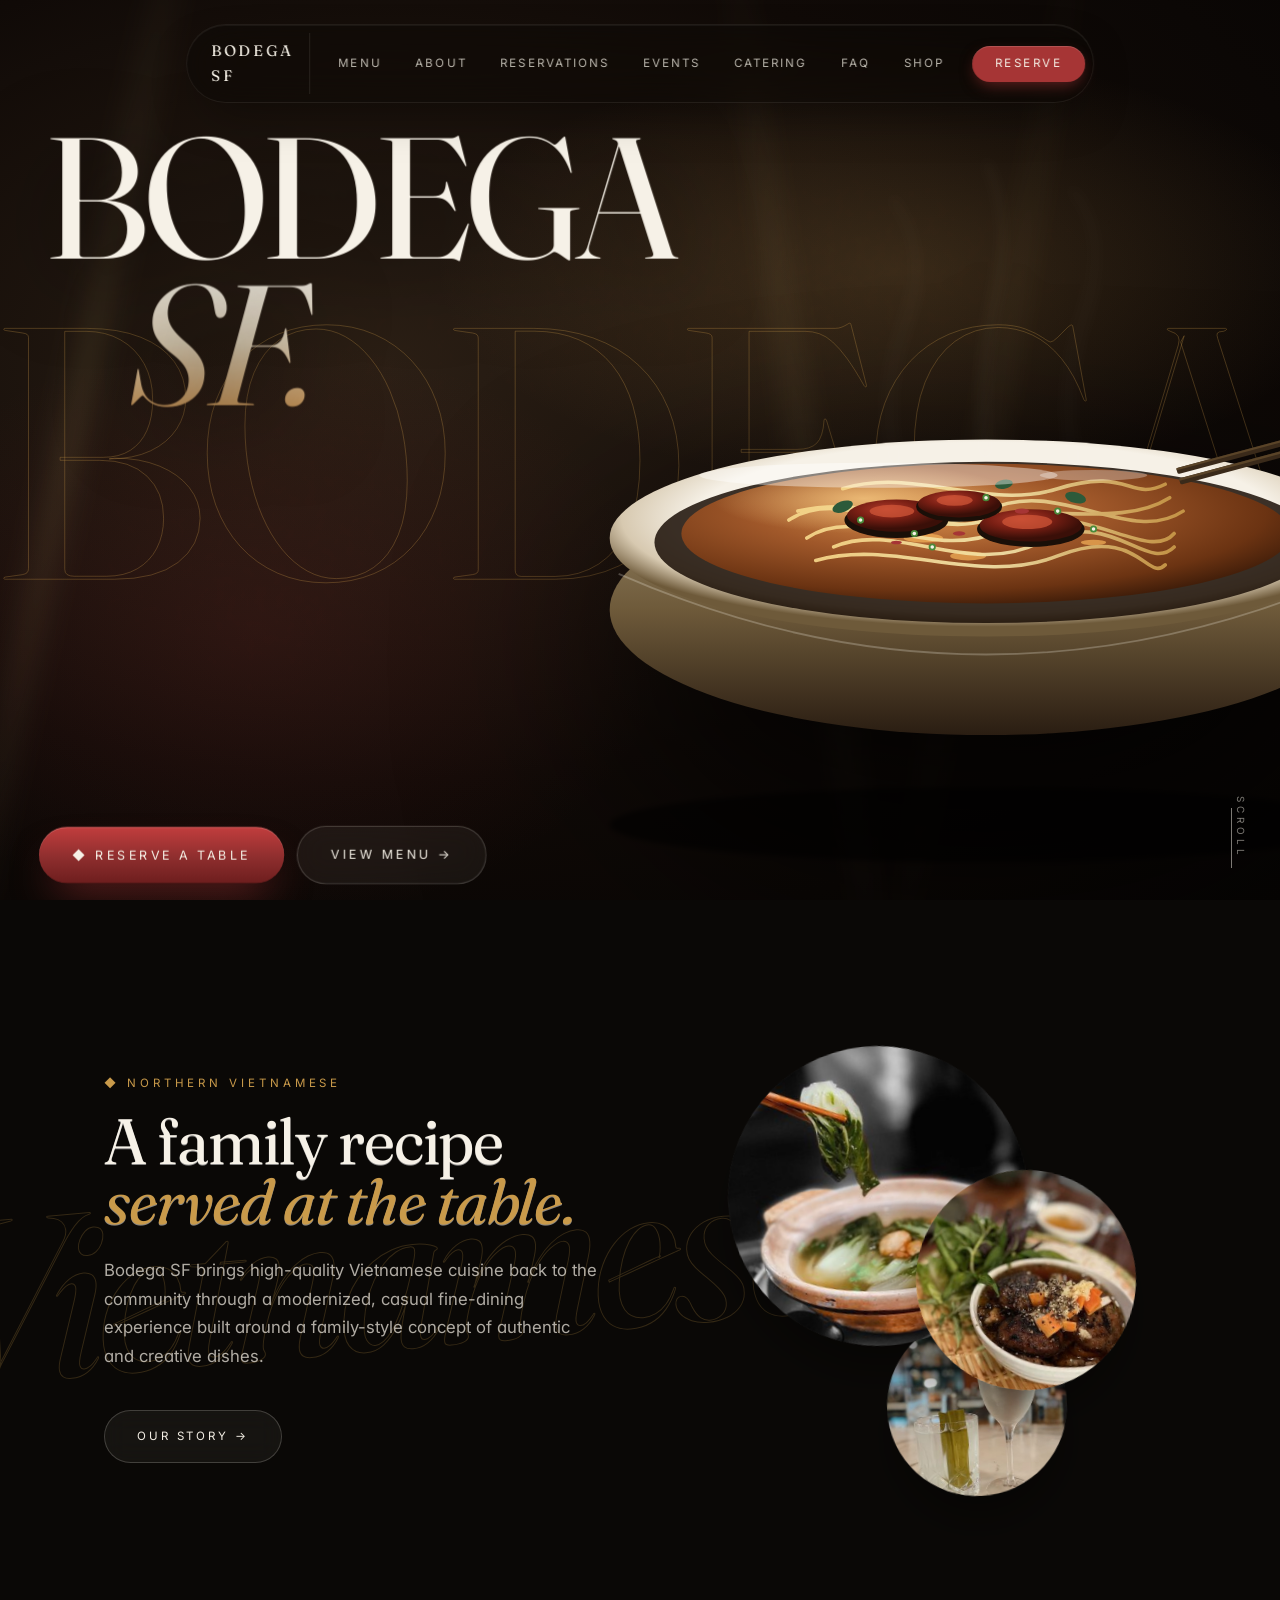
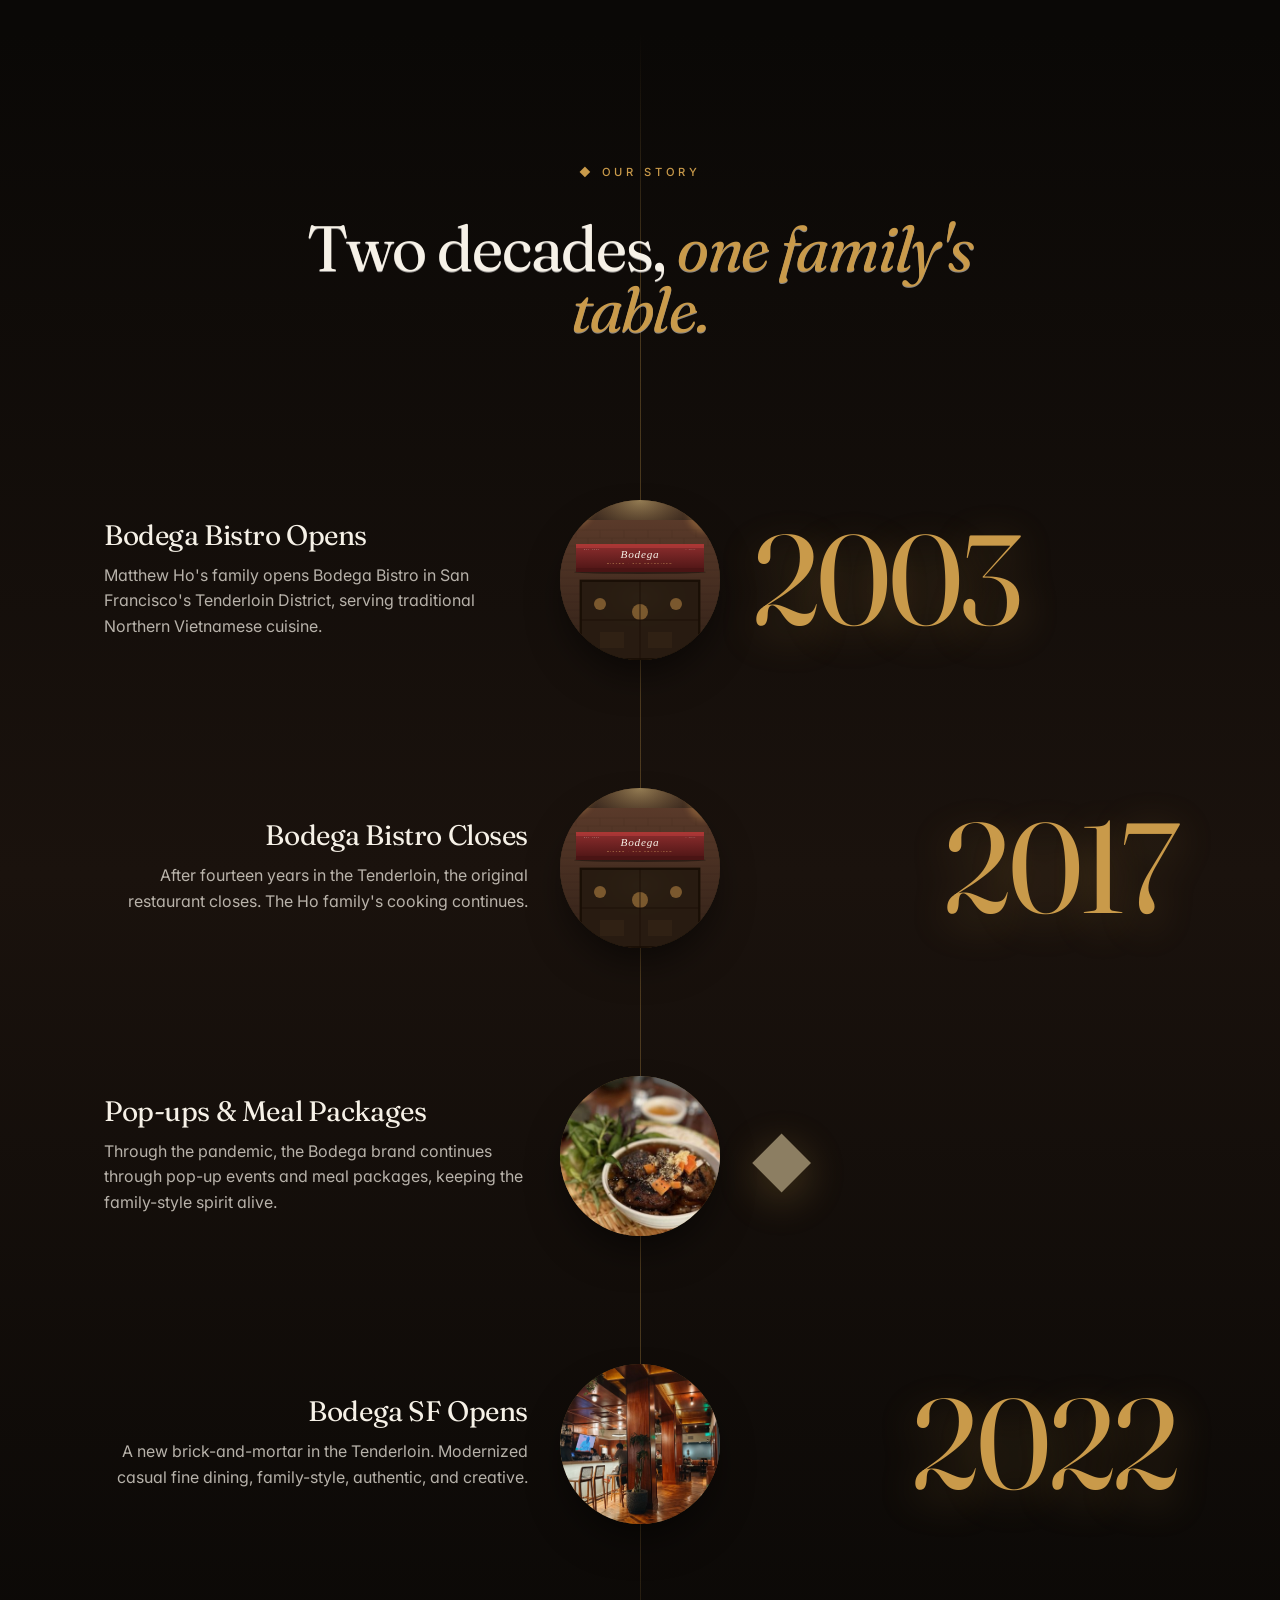
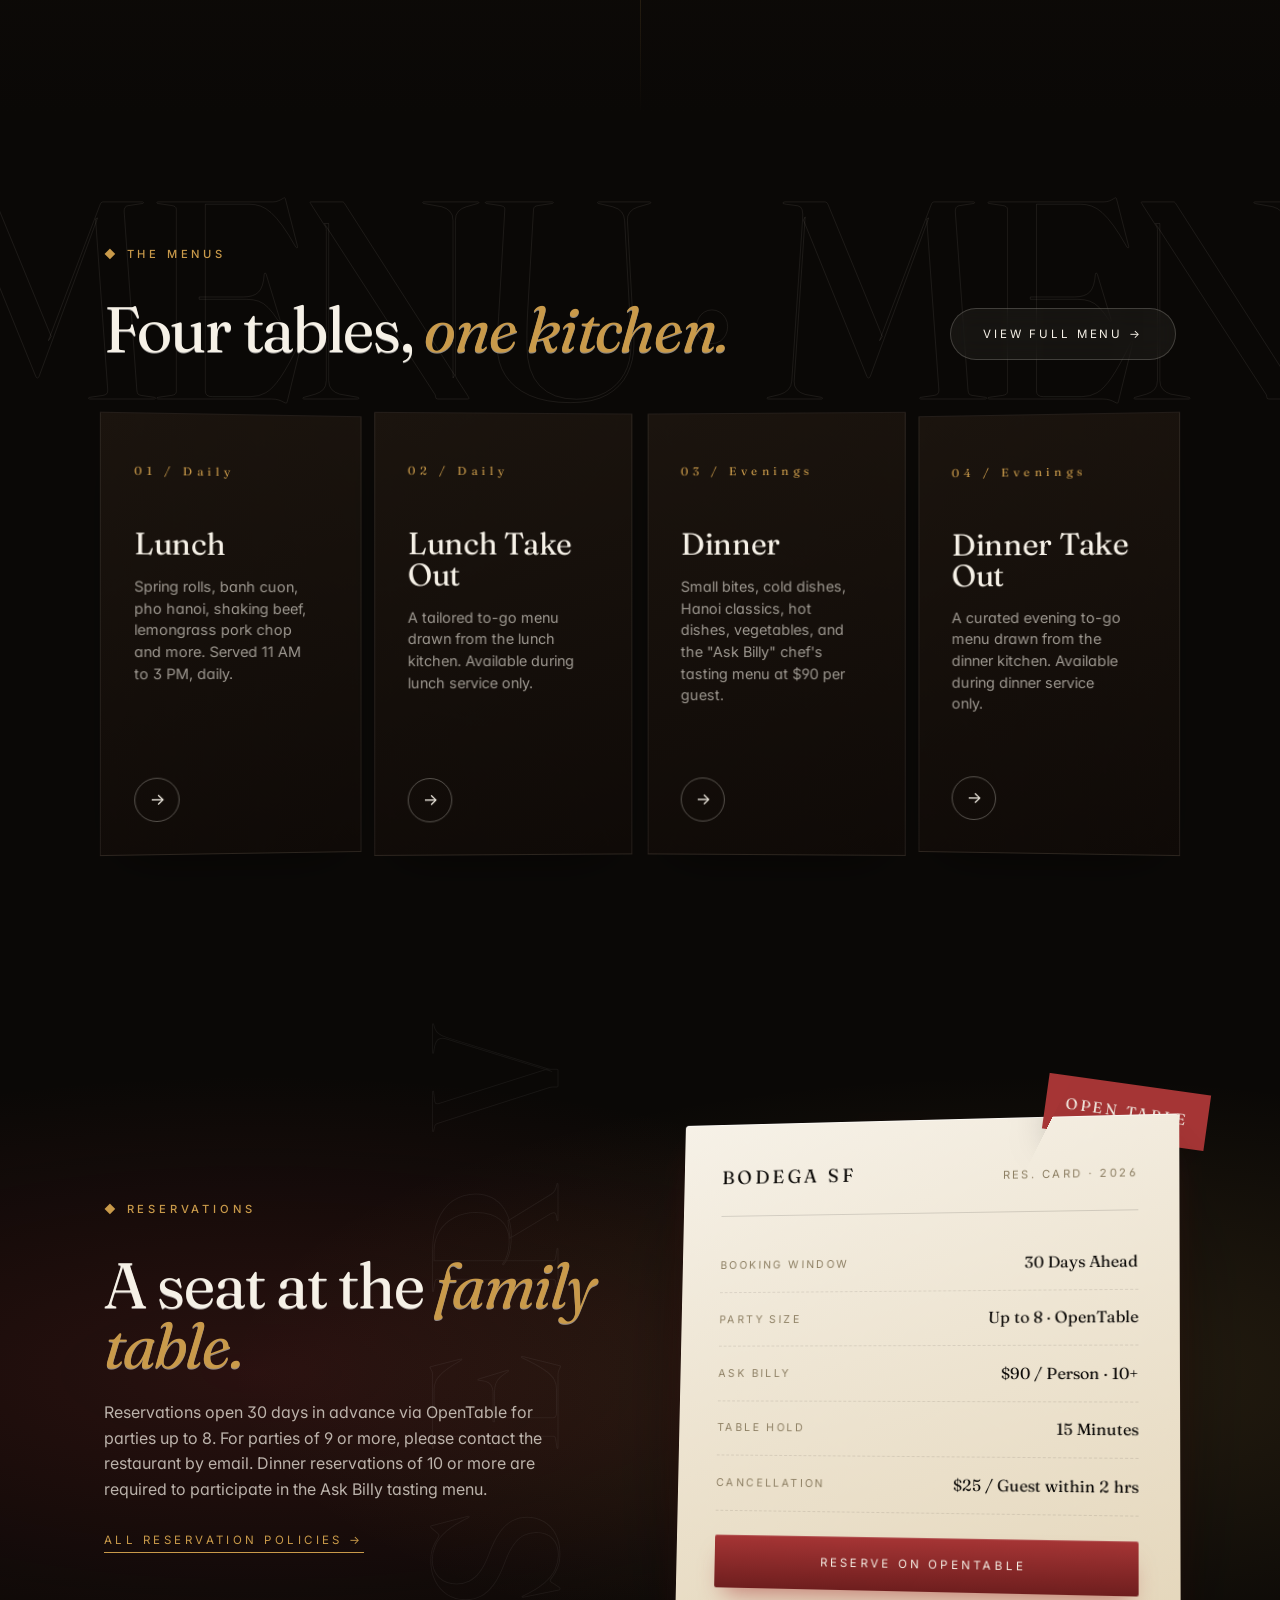
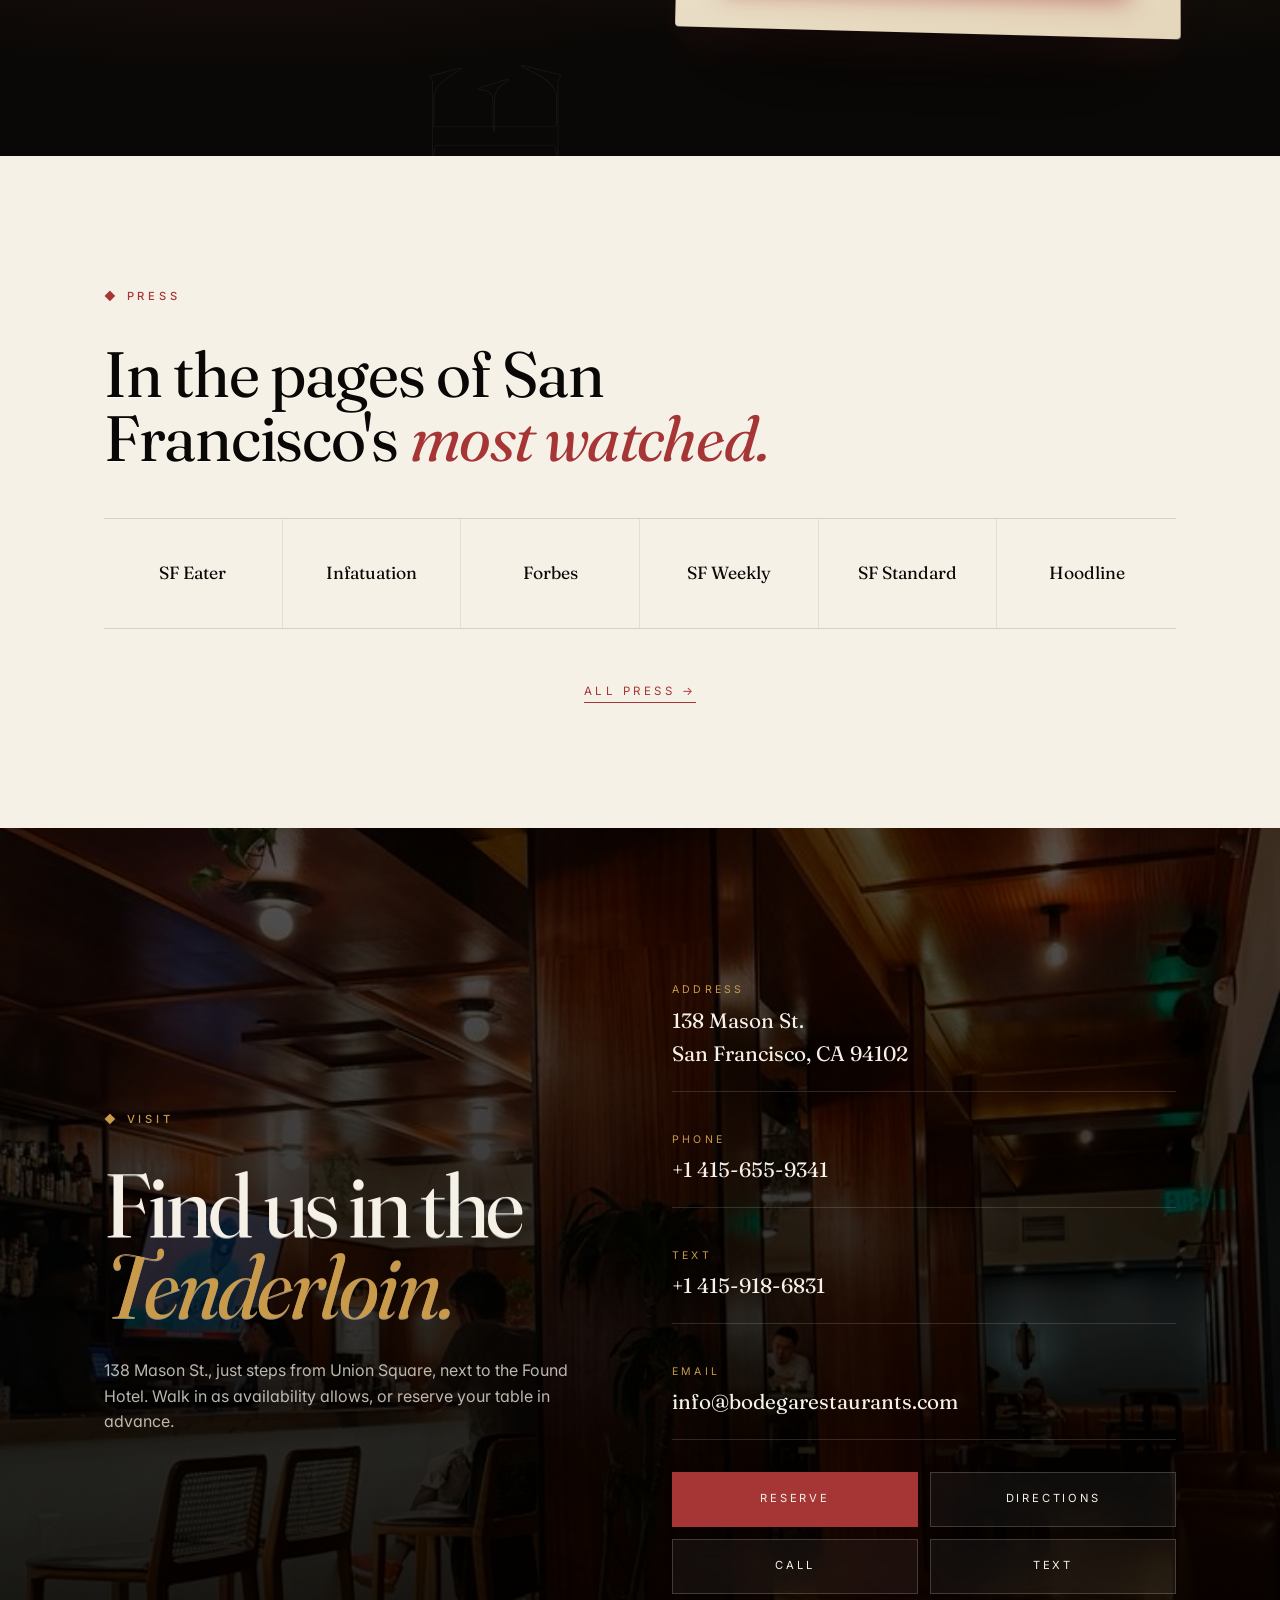
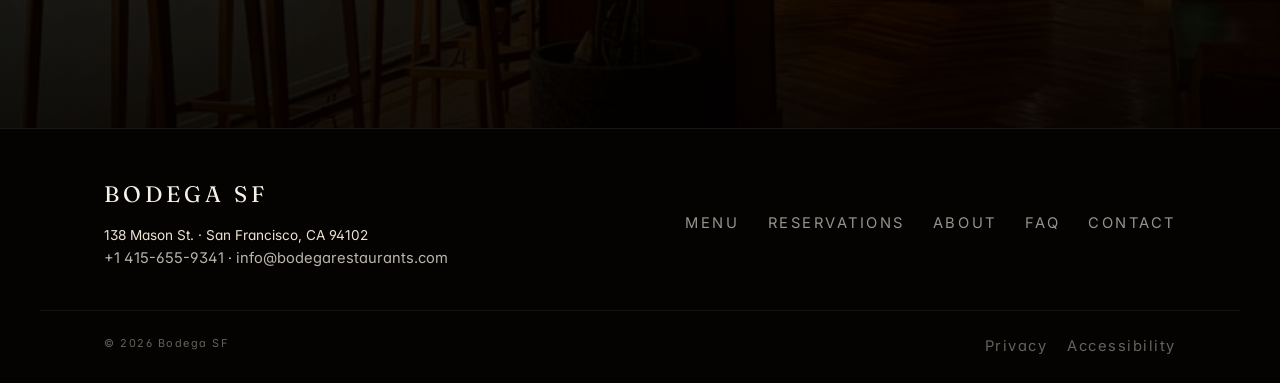
<file: index.html>
<!doctype html>
<html lang="en">
<head>
  <meta charset="utf-8" />
  <meta name="viewport" content="width=device-width,initial-scale=1,viewport-fit=cover" />
  <title>Bodega SF | Vietnamese Restaurant in San Francisco</title>
  <meta name="description" content="Bodega SF is a Northern Vietnamese restaurant in San Francisco's Tenderloin District offering modernized casual fine dining, family-style menus, and the Ask Billy tasting experience. Reservations at 138 Mason St." />
  <meta name="theme-color" content="#0a0806" />
  <link rel="preconnect" href="https://fonts.googleapis.com">
  <link rel="preconnect" href="https://fonts.gstatic.com" crossorigin>
  <link rel="stylesheet" href="https://fonts.googleapis.com/css2?family=Fraunces:ital,opsz,wght@0,9..144,300;0,9..144,400;0,9..144,500;0,9..144,600;1,9..144,400;1,9..144,500&family=Inter:wght@300;400;500;600&display=swap" />
  <link rel="stylesheet" href="css/styles.css" />
  <link rel="stylesheet" href="css/depth.css" />
  <link rel="stylesheet" href="css/experience.css" />
  <link rel="icon" href="data:image/svg+xml,%3Csvg xmlns='http://www.w3.org/2000/svg' viewBox='0 0 48 48'%3E%3Crect width='48' height='48' fill='%230a0806'/%3E%3Ctext x='50%25' y='56%25' font-family='Georgia' font-size='26' fill='%23f6f1e7' text-anchor='middle'%3EB%3C/text%3E%3C/svg%3E" />
  <script type="application/ld+json">
  {
    "@context": "https://schema.org",
    "@type": "Restaurant",
    "name": "Bodega SF",
    "servesCuisine": "Northern Vietnamese",
    "priceRange": "$$$",
    "address": {"@type":"PostalAddress","streetAddress":"138 Mason St.","addressLocality":"San Francisco","addressRegion":"CA","postalCode":"94102","addressCountry":"US"},
    "telephone": "+1-415-655-9341",
    "email": "info@bodegarestaurants.com",
    "openingHoursSpecification": [
      {"@type":"OpeningHoursSpecification","dayOfWeek":["Monday","Tuesday","Wednesday","Thursday","Friday","Saturday","Sunday"],"opens":"11:00","closes":"15:00"},
      {"@type":"OpeningHoursSpecification","dayOfWeek":["Sunday","Monday","Tuesday","Wednesday","Thursday"],"opens":"17:00","closes":"22:00"},
      {"@type":"OpeningHoursSpecification","dayOfWeek":["Friday","Saturday"],"opens":"17:00","closes":"22:30"}
    ],
    "acceptsReservations": "true"
  }
  </script>
</head>
<body class="exp">

  <!-- ===== Floating pill nav ===== -->
  <header class="nav-pill" role="banner">
    <a href="index.html" class="pill-brand">Bodega SF</a>
    <nav class="pill-links" aria-label="Primary">
      <a href="menu.html">Menu</a>
      <a href="about.html">About</a>
      <a href="reservations.html">Reservations</a>
      <a href="private-events.html">Events</a>
      <a href="catering.html">Catering</a>
      <a href="faq.html">FAQ</a>
      <a href="shop.html">Shop</a>
    </nav>
    <a class="pill-cta" href="https://www.opentable.com/r/bodega-sf-san-francisco" target="_blank" rel="noopener">Reserve</a>
    <button class="pill-burger" aria-label="Open menu" aria-expanded="false"><span></span></button>
  </header>

  <!-- Drawer -->
  <aside class="exp-drawer" aria-hidden="true">
    <ul>
      <li><a href="menu.html">Menu</a></li>
      <li><a href="about.html">About</a></li>
      <li><a href="reservations.html">Reservations</a></li>
      <li><a href="private-events.html">Private Events</a></li>
      <li><a href="catering.html">Catering</a></li>
      <li><a href="faq.html">FAQ</a></li>
      <li><a href="shop.html">Shop</a></li>
      <li><a href="press.html">Press</a></li>
      <li><a href="contact.html">Contact</a></li>
    </ul>
    <div class="meta">
      <a href="tel:+14156559341">Call · +1 415-655-9341</a>
      <a href="sms:+14159186831">Text · +1 415-918-6831</a>
      <a href="mailto:info@bodegarestaurants.com">info@bodegarestaurants.com</a>
    </div>
  </aside>

  <!-- ====================================================== -->
  <!-- 1. HERO — 3D CINEMATIC SCENE                           -->
  <!-- ====================================================== -->
  <section class="hero-scene">
    <div class="atmos" aria-hidden="true"></div>
    <div class="grain" aria-hidden="true"></div>
    <div class="shaft s1" aria-hidden="true"></div>
    <div class="shaft s2" aria-hidden="true"></div>
    <div class="shaft s3" aria-hidden="true"></div>

    <!-- outlined megaword behind -->
    <div class="mega" aria-hidden="true">BODEGA</div>

    <!-- phở bowl midground -->
    <div class="bowl" aria-hidden="true">
      <img src="images/pho-bowl.svg" alt="" width="1000" height="1000" />
    </div>

    <!-- headline foreground -->
    <h1 class="headline" aria-label="Bodega SF">
      <span class="line l1">BODEGA</span>
      <span class="line l2">SF<em>.</em></span>
    </h1>


    <!-- CTA stack -->
    <div class="cta-stack">
      <a class="cta-reserve" href="https://www.opentable.com/r/bodega-sf-san-francisco" target="_blank" rel="noopener">◆ Reserve a Table</a>
      <a class="cta-menu" href="menu.html">View Menu →</a>
    </div>

    <div class="scroll" aria-hidden="true">Scroll</div>
  </section>

  <!-- ====================================================== -->
  <!-- 2. INTRO SPACE — floating circular food stamps         -->
  <!-- ====================================================== -->
  <section class="space-intro">
    <div class="stroked" aria-hidden="true">Vietnamese</div>
    <div class="content">
      <div class="reveal">
        <span class="lbl" style="font-size:.72rem; letter-spacing:.34em; text-transform:uppercase; color: var(--gold2);">◆ Northern Vietnamese</span>
        <h2 style="margin-top: 1rem;">A family recipe <em>served at the table.</em></h2>
        <p>Bodega SF brings high-quality Vietnamese cuisine back to the community through a modernized, casual fine-dining experience built around a family-style concept of authentic and creative dishes.</p>
        <a href="about.html" style="display: inline-flex; align-items: center; gap:.6rem; margin-top: 1.5rem; padding: 1rem 2rem; background: rgba(246,241,231,.05); color: var(--paper2); border: 1px solid rgba(246,241,231,.2); font-size: .72rem; letter-spacing: .25em; text-transform: uppercase; border-radius: 100px; backdrop-filter: blur(12px);">Our Story →</a>
      </div>

      <div class="stamps reveal" aria-hidden="true">
        <div class="stamp a"><img src="images/photo-bokchoy.png" alt="Vietnamese greens in clay pot at Bodega SF"></div>
        <div class="stamp b"><img src="images/photo-meatballs.png" alt="Braised dish with herbs at Bodega SF"></div>
        <div class="stamp c"><img src="images/photo-cocktails.png" alt="Signature cocktails at Bodega SF"></div>
      </div>
    </div>
  </section>

  <!-- ====================================================== -->
  <!-- 3. SPATIAL TIMELINE                                    -->
  <!-- ====================================================== -->
  <section class="timeline-3d">
    <div class="center-line" aria-hidden="true"></div>
    <div class="head reveal">
      <span class="eyebrow">◆ Our Story</span>
      <h2>Two decades, <em>one family's table.</em></h2>
    </div>
    <div class="events">
      <article class="ev reveal">
        <div class="body">
          <h3>Bodega Bistro Opens</h3>
          <p>Matthew Ho's family opens Bodega Bistro in San Francisco's Tenderloin District, serving traditional Northern Vietnamese cuisine.</p>
        </div>
        <a class="photo" href="about.html" aria-label="2003 Bodega Bistro opens"><img src="images/story-vintage.svg" alt=""></a>
        <div class="year">2003</div>
      </article>

      <article class="ev reveal">
        <div class="year">2017</div>
        <a class="photo" href="about.html" aria-label="2017 Bodega Bistro closes"><img src="images/story-vintage.svg" alt=""></a>
        <div class="body">
          <h3>Bodega Bistro Closes</h3>
          <p>After fourteen years in the Tenderloin, the original restaurant closes. The Ho family's cooking continues.</p>
        </div>
      </article>

      <article class="ev reveal">
        <div class="body">
          <h3>Pop-ups &amp; Meal Packages</h3>
          <p>Through the pandemic, the Bodega brand continues through pop-up events and meal packages, keeping the family-style spirit alive.</p>
        </div>
        <a class="photo" href="about.html" aria-label="Pandemic era pop-ups"><img src="images/photo-meatballs.png" alt="Bodega family-style dish"></a>
        <div class="year" style="font-size: clamp(2.5rem, 6vw, 5rem); color: var(--sand2);">◆</div>
      </article>

      <article class="ev reveal">
        <div class="year">2022</div>
        <a class="photo" href="about.html" aria-label="2022 Bodega SF opens"><img src="images/photo-interior.jpg" alt="Bodega SF interior at 138 Mason St."></a>
        <div class="body">
          <h3>Bodega SF Opens</h3>
          <p>A new brick-and-mortar in the Tenderloin. Modernized casual fine dining, family-style, authentic, and creative.</p>
        </div>
      </article>
    </div>
  </section>

  <!-- ====================================================== -->
  <!-- 4. 3D MENU PANEL STACK                                 -->
  <!-- ====================================================== -->
  <section class="menu-3d">
    <div class="mega-word" aria-hidden="true">MENU · MENU</div>
    <div class="head reveal">
      <div>
        <span class="eyebrow">◆ The Menus</span>
        <h2>Four tables, <em>one kitchen.</em></h2>
      </div>
      <a class="view-all" href="menu.html">View Full Menu →</a>
    </div>

    <div class="menu-stack">
      <a href="menu.html#lunch" class="panel reveal">
        <div class="num">01 / Daily</div>
        <div class="title">Lunch</div>
        <div class="desc">Spring rolls, banh cuon, pho hanoi, shaking beef, lemongrass pork chop and more. Served 11 AM to 3 PM, daily.</div>
        <span class="arrow" aria-hidden="true">→</span>
      </a>
      <a href="menu.html#lunch-takeout" class="panel reveal">
        <div class="num">02 / Daily</div>
        <div class="title">Lunch Take Out</div>
        <div class="desc">A tailored to-go menu drawn from the lunch kitchen. Available during lunch service only.</div>
        <span class="arrow" aria-hidden="true">→</span>
      </a>
      <a href="menu.html#dinner" class="panel reveal">
        <div class="num">03 / Evenings</div>
        <div class="title">Dinner</div>
        <div class="desc">Small bites, cold dishes, Hanoi classics, hot dishes, vegetables, and the "Ask Billy" chef's tasting menu at $90 per guest.</div>
        <span class="arrow" aria-hidden="true">→</span>
      </a>
      <a href="menu.html#dinner-takeout" class="panel reveal">
        <div class="num">04 / Evenings</div>
        <div class="title">Dinner Take Out</div>
        <div class="desc">A curated evening to-go menu drawn from the dinner kitchen. Available during dinner service only.</div>
        <span class="arrow" aria-hidden="true">→</span>
      </a>
    </div>
  </section>

  <!-- ====================================================== -->
  <!-- 5. RESERVATION — floating 3D card                      -->
  <!-- ====================================================== -->
  <section class="reserve-float">
    <div class="scene-bg" aria-hidden="true"></div>
    <div class="mega-r" aria-hidden="true">RESERVE</div>
    <div class="inner">
      <div class="left reveal">
        <span class="eyebrow">◆ Reservations</span>
        <h2>A seat at the <em>family table.</em></h2>
        <p>Reservations open 30 days in advance via OpenTable for parties up to 8. For parties of 9 or more, please contact the restaurant by email. Dinner reservations of 10 or more are required to participate in the Ask Billy tasting menu.</p>
        <div style="margin-top: 1.5rem;">
          <a href="reservations.html" style="font-family: var(--sans); font-size: .72rem; letter-spacing: .3em; text-transform: uppercase; color: var(--gold2); border-bottom: 1px solid var(--gold2); padding-bottom: .3rem;">All Reservation Policies →</a>
        </div>
      </div>

      <div class="res-card reveal">
        <div class="stub">Open Table</div>
        <div class="card">
          <div class="r-head">
            <div class="brand">Bodega SF</div>
            <div class="num">RES. CARD · <span data-year>2026</span></div>
          </div>
          <div class="row"><span class="k">Booking Window</span><span class="v">30 Days Ahead</span></div>
          <div class="row"><span class="k">Party Size</span><span class="v">Up to 8 · OpenTable</span></div>
          <div class="row"><span class="k">Ask Billy</span><span class="v">$90 / Person · 10+</span></div>
          <div class="row"><span class="k">Table Hold</span><span class="v">15 Minutes</span></div>
          <div class="row"><span class="k">Cancellation</span><span class="v">$25 / Guest within 2 hrs</span></div>
          <a class="cta" href="https://www.opentable.com/r/bodega-sf-san-francisco" target="_blank" rel="noopener">Reserve on OpenTable</a>
        </div>
      </div>
    </div>
  </section>

<!-- ====================================================== -->
  <!-- 7. PRESS editorial strip                               -->
  <!-- ====================================================== -->
  <section class="press-strip">
    <div class="inner">
      <div class="reveal">
        <span class="eyebrow">◆ Press</span>
        <h2>In the pages of San Francisco's <em>most watched.</em></h2>
      </div>
      <div class="pubs reveal">
        <a href="press.html">SF Eater</a>
        <a href="press.html">Infatuation</a>
        <a href="press.html">Forbes</a>
        <a href="press.html">SF Weekly</a>
        <a href="press.html">SF Standard</a>
        <a href="press.html">Hoodline</a>
      </div>
      <div style="text-align: center; margin-top: 3rem;">
        <a href="press.html" style="font-family: var(--sans); font-size: .72rem; letter-spacing: .3em; text-transform: uppercase; color: var(--accent2); border-bottom: 1px solid var(--accent2); padding-bottom: .3rem;">All Press →</a>
      </div>
    </div>
  </section>

  <!-- ====================================================== -->
  <!-- 8. CONTACT — "entering the restaurant"                 -->
  <!-- ====================================================== -->
  <section class="enter">
    <div class="bg-shot" aria-hidden="true"></div>
    <div class="inner">
      <div class="reveal">
        <span class="eyebrow">◆ Visit</span>
        <h2>Find us in the <em>Tenderloin.</em></h2>
        <p style="color: rgba(246,241,231,.75); max-width: 48ch;">138 Mason St., just steps from Union Square, next to the Found Hotel. Walk in as availability allows, or reserve your table in advance.</p>
      </div>

      <div class="reveal">
        <div class="enter-grid">
          <div><div class="k">Address</div><div class="v">138 Mason St.<br>San Francisco, CA 94102</div></div>
          <div><div class="k">Phone</div><div class="v"><a href="tel:+14156559341">+1 415-655-9341</a></div></div>
          <div><div class="k">Text</div><div class="v"><a href="sms:+14159186831">+1 415-918-6831</a></div></div>
          <div><div class="k">Email</div><div class="v"><a href="mailto:info@bodegarestaurants.com">info@bodegarestaurants.com</a></div></div>
        </div>
        <div class="enter-ctas">
          <a class="primary" href="https://www.opentable.com/r/bodega-sf-san-francisco" target="_blank" rel="noopener">Reserve</a>
          <a href="https://www.google.com/maps/dir/?api=1&destination=138+Mason+St,San+Francisco,CA+94102" target="_blank" rel="noopener">Directions</a>
          <a href="tel:+14156559341">Call</a>
          <a href="sms:+14159186831">Text</a>
        </div>
      </div>
    </div>
  </section>

  <!-- ===== Footer — minimal ===== -->
  <footer class="exp-footer">
    <div class="inner-min">
      <div class="f-left">
        <div class="brand">BODEGA SF</div>
        <p>138 Mason St. · San Francisco, CA 94102<br>
           <a href="tel:+14156559341">+1 415-655-9341</a> · <a href="mailto:info@bodegarestaurants.com">info@bodegarestaurants.com</a></p>
      </div>
      <nav class="f-nav" aria-label="Footer">
        <a href="menu.html">Menu</a>
        <a href="reservations.html">Reservations</a>
        <a href="about.html">About</a>
        <a href="faq.html">FAQ</a>
        <a href="contact.html">Contact</a>
      </nav>
    </div>
    <div class="base">
      <span>© <span data-year>2026</span> Bodega SF</span>
      <span><a href="#">Privacy</a><a href="#">Accessibility</a></span>
    </div>
  </footer>

  <script>
    // Minimal scoped JS for the experience homepage
    (function(){
      const reduced = window.matchMedia('(prefers-reduced-motion: reduce)').matches;
      const isTouch = ('ontouchstart' in window) || (navigator.maxTouchPoints > 0);

      // Nav pill: shrink padding on scroll
      const pill = document.querySelector('.nav-pill');
      let lastY = 0;
      window.addEventListener('scroll', () => {
        if (!pill) return;
        const y = window.scrollY;
        if (y > 60) pill.style.top = '1rem';
        else pill.style.top = '1.5rem';
        lastY = y;
      }, { passive: true });

      // Drawer
      const burger = document.querySelector('.pill-burger');
      const drawer = document.querySelector('.exp-drawer');
      const setMenu = (open) => {
        document.body.classList.toggle('menu-open', open);
        if (burger) burger.setAttribute('aria-expanded', String(open));
        if (drawer) drawer.setAttribute('aria-hidden', String(!open));
      };
      if (burger) burger.addEventListener('click', () => setMenu(!document.body.classList.contains('menu-open')));
      document.querySelectorAll('.exp-drawer a').forEach(a => a.addEventListener('click', () => setMenu(false)));
      document.addEventListener('keydown', e => { if (e.key === 'Escape') setMenu(false); });

      // Reveal
      const io = new IntersectionObserver((entries) => {
        entries.forEach(e => { if (e.isIntersecting) { e.target.classList.add('visible'); io.unobserve(e.target); } });
      }, { threshold: 0.12, rootMargin: '0px 0px -60px 0px' });
      document.querySelectorAll('.reveal').forEach(el => io.observe(el));

      // Hero mouse parallax
      if (!reduced && !isTouch) {
        const hero = document.querySelector('.hero-scene');
        if (hero) {
          const bowl = hero.querySelector('.bowl');
          const mega = hero.querySelector('.mega');
          const headline = hero.querySelector('.headline');
          const strip = hero.querySelector('.meta-strip');
          const shafts = hero.querySelectorAll('.shaft');
          let raf = null, tx = 0, ty = 0, cx = 0, cy = 0;
          const upd = () => {
            cx += (tx - cx) * 0.08; cy += (ty - cy) * 0.08;
            if (bowl)     bowl.style.transform     = `translate3d(${cx*30}px, ${cy*20}px, 0) rotateX(${14+cy*-3}deg) rotateY(${cx*5}deg) rotateZ(-8deg)`;
            if (mega)     mega.style.transform     = `translate(-50%, -50%) translate3d(${cx*-20}px, ${cy*-15}px, 0)`;
            if (headline) headline.style.transform = `translate3d(${cx*-10}px, ${cy*-8}px, 0)`;
            if (strip)    strip.style.transform    = `translate3d(${cx*8}px, ${cy*6}px, 0)`;
            shafts.forEach((s, i) => {
              const d = (i+1)*12;
              const rot = s.dataset.rot || '';
              s.style.transform = `translate3d(${cx*d}px, 0, 0) ${rot}`;
            });
            if (Math.abs(tx-cx) > 0.001 || Math.abs(ty-cy) > 0.001) raf = requestAnimationFrame(upd);
            else raf = null;
          };
          hero.querySelectorAll('.shaft').forEach((s, i) => {
            s.dataset.rot = i === 0 ? 'rotate(12deg)' : i === 1 ? 'rotate(-8deg)' : 'rotate(10deg)';
          });
          hero.addEventListener('mousemove', (e) => {
            const r = hero.getBoundingClientRect();
            tx = ((e.clientX - r.left) / r.width - 0.5) * 2;
            ty = ((e.clientY - r.top) / r.height - 0.5) * 2;
            if (!raf) raf = requestAnimationFrame(upd);
          });
          hero.addEventListener('mouseleave', () => { tx = 0; ty = 0; if (!raf) raf = requestAnimationFrame(upd); });
        }
      }

      // Scroll parallax for hero bowl + headline
      if (!reduced) {
        const hero = document.querySelector('.hero-scene');
        const bowl = hero && hero.querySelector('.bowl');
        const headline = hero && hero.querySelector('.headline');
        const mega = hero && hero.querySelector('.mega');
        let srf = null;
        const sc = () => {
          const y = window.scrollY;
          const vh = window.innerHeight;
          if (y < vh * 1.3) {
            if (headline) {
              headline.style.transform = `translate3d(0, ${y * 0.3}px, 0)`;
              headline.style.opacity = String(Math.max(0, 1 - y / (vh*.9)));
            }
            if (mega)  mega.style.transform  = `translate(-50%, -50%) translate3d(0, ${y*0.5}px, 0) scale(${1 - Math.min(.2, y/vh*.2)})`;
          }
          srf = null;
        };
        window.addEventListener('scroll', () => { if (!srf) srf = requestAnimationFrame(sc); }, { passive: true });
      }

      // Menu panels tilt on scroll (subtle)
      if (!reduced) {
        const panels = document.querySelectorAll('.menu-stack .panel');
        let praf = null;
        const pupdate = () => {
          const vh = window.innerHeight;
          panels.forEach((p, i) => {
            const r = p.getBoundingClientRect();
            const t = Math.max(-1, Math.min(1, (r.top + r.height/2 - vh/2) / vh));
            if (!p.matches(':hover')) {
              const baseY = [8, 3, -3, -8][i] || 0;
              p.style.transform = `rotateY(${baseY}deg) translateZ(${[0,10,10,0][i] || 0}px) translateY(${t * -10}px)`;
            }
          });
          praf = null;
        };
        window.addEventListener('scroll', () => { if (!praf) praf = requestAnimationFrame(pupdate); }, { passive: true });
      }

      // Year (updates every element with data-year)
      const y = new Date().getFullYear();
      document.querySelectorAll('[data-year]').forEach(el => el.textContent = y);
    })();
  </script>
</body>
</html>
</file>
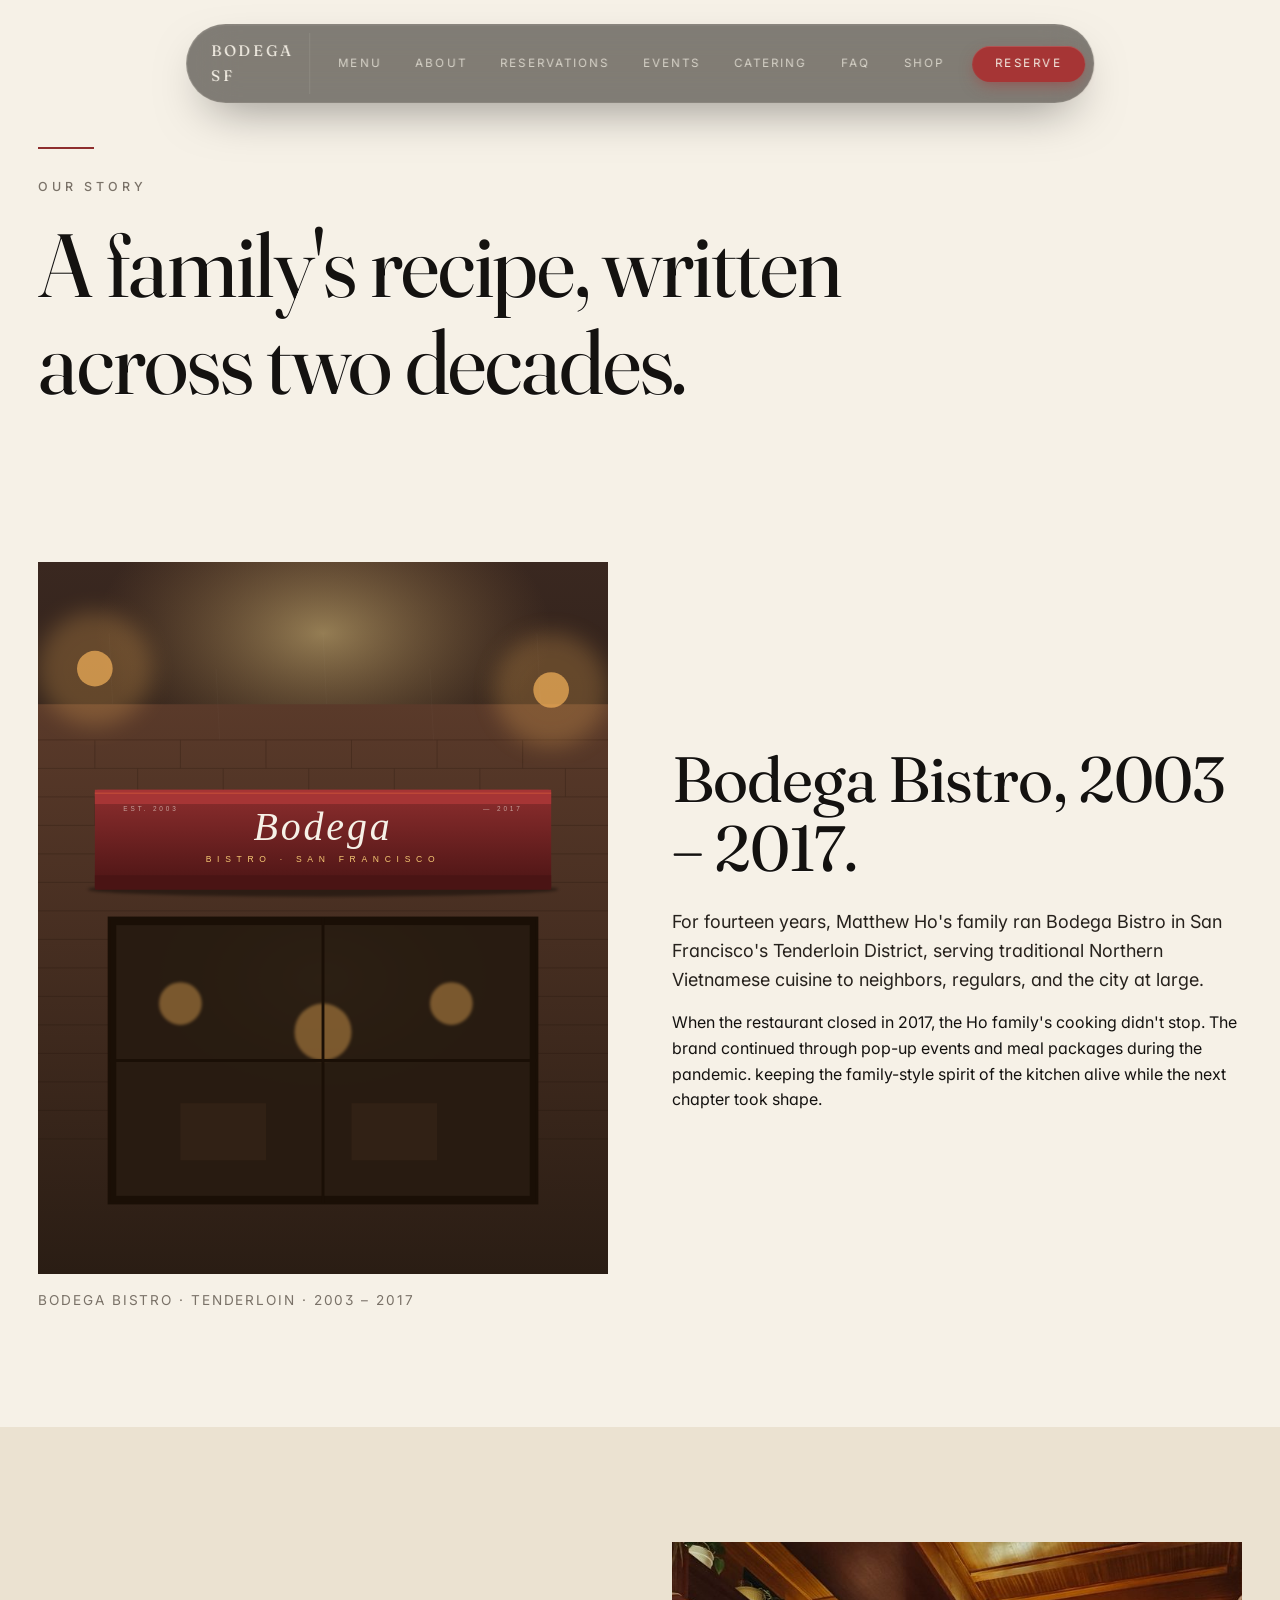
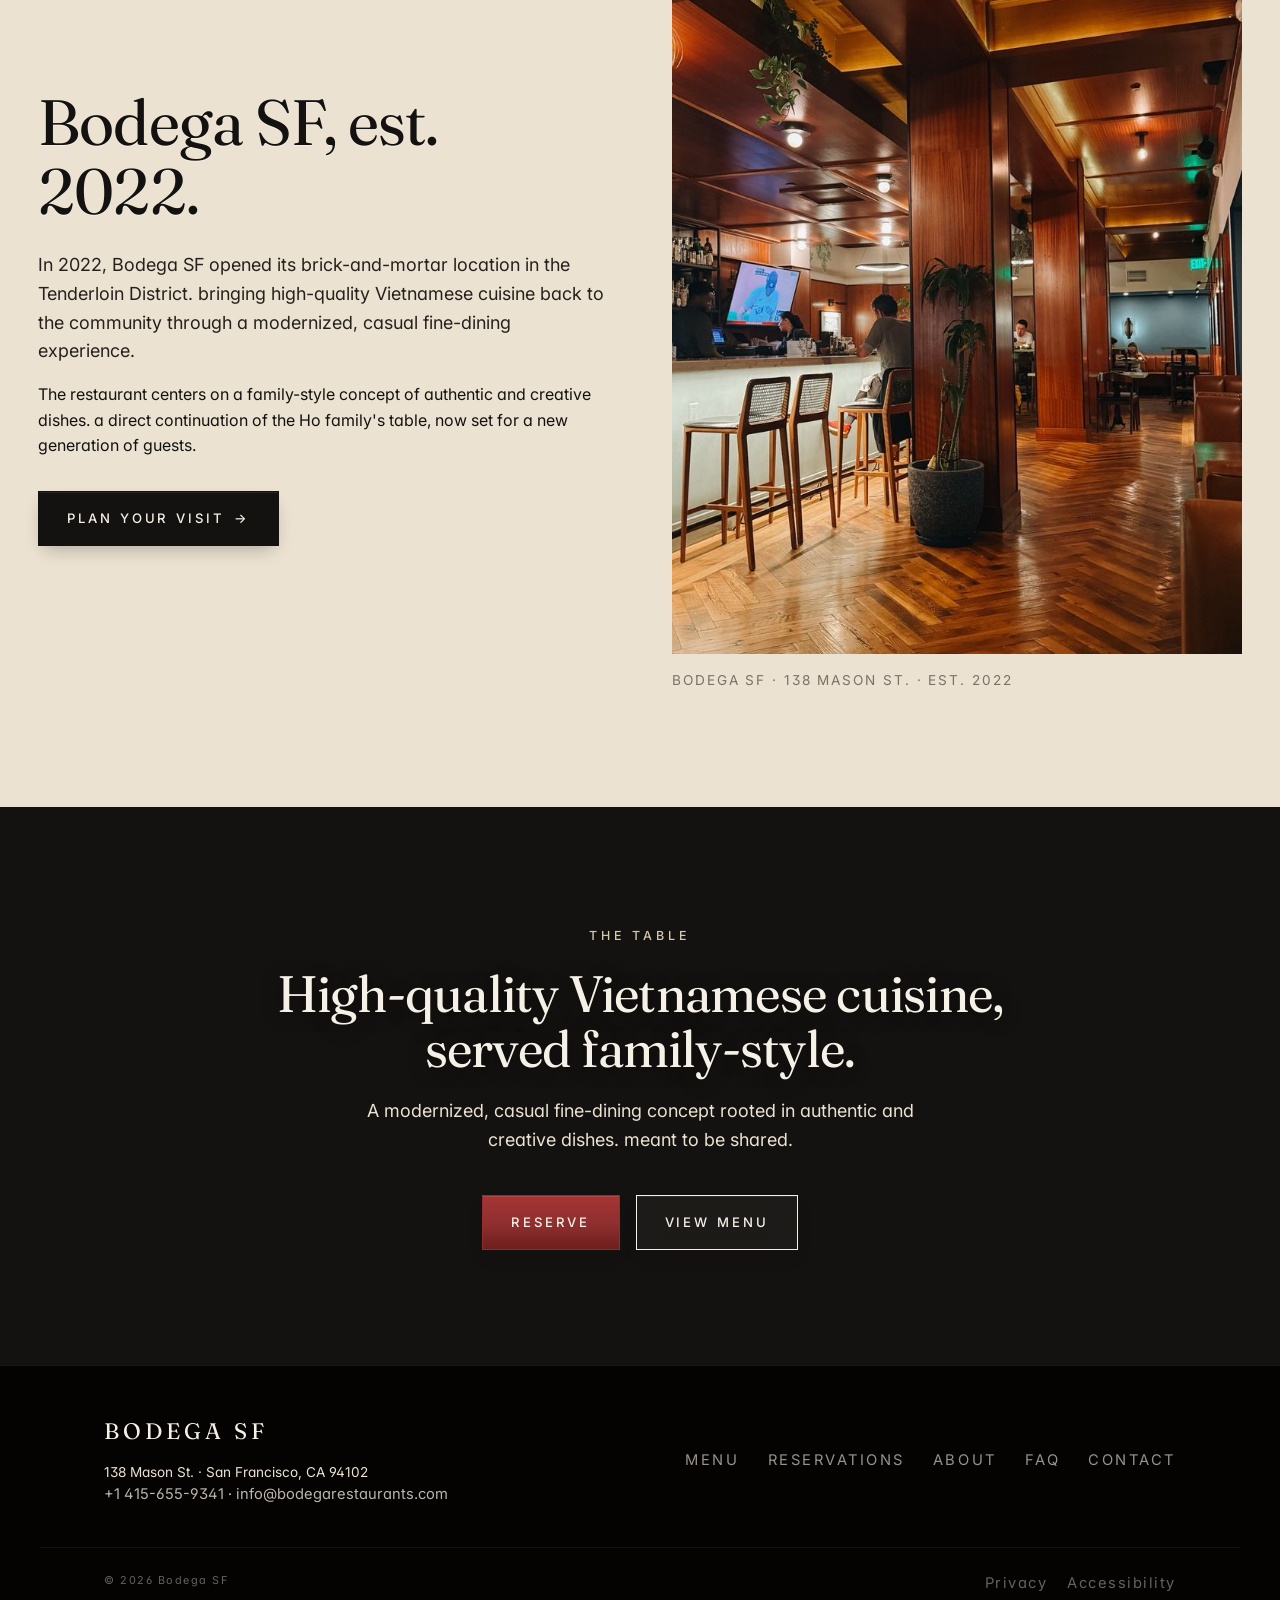
<file: about.html>
<!doctype html>
<html lang="en">
<head>
  <meta charset="utf-8" />
  <meta name="viewport" content="width=device-width,initial-scale=1,viewport-fit=cover" />
  <title>About | Bodega SF</title>
  <meta name="description" content="Bodega SF is the modernized evolution of Matthew Ho's family's restaurant, Bodega Bistro (2003–2017). Established 2022 in the Tenderloin District of San Francisco." />
  <meta name="theme-color" content="#141210" />
  <link rel="preconnect" href="https://fonts.googleapis.com">
  <link rel="preconnect" href="https://fonts.gstatic.com" crossorigin>
  <link rel="stylesheet" href="https://fonts.googleapis.com/css2?family=Fraunces:ital,opsz,wght@0,9..144,300;0,9..144,400;0,9..144,500;0,9..144,600;1,9..144,400&family=Inter:wght@300;400;500;600&display=swap" />
  <link rel="stylesheet" href="css/styles.css" />
  <link rel="stylesheet" href="css/depth.css" />
  <link rel="stylesheet" href="css/experience.css" />
</head>
<body>

<!-- ===== Floating pill nav ===== -->
  <header class="nav-pill" role="banner">
    <a href="index.html" class="pill-brand">Bodega SF</a>
    <nav class="pill-links" aria-label="Primary">
      <a href="menu.html">Menu</a>
      <a href="about.html" aria-current="page">About</a>
      <a href="reservations.html">Reservations</a>
      <a href="private-events.html">Events</a>
      <a href="catering.html">Catering</a>
      <a href="faq.html">FAQ</a>
      <a href="shop.html">Shop</a>
    </nav>
    <a class="pill-cta" href="https://www.opentable.com/r/bodega-sf-san-francisco" target="_blank" rel="noopener">Reserve</a>
    <button class="pill-burger" aria-label="Open menu" aria-expanded="false"><span></span></button>
  </header>

  <!-- Drawer -->
  <aside class="exp-drawer" aria-hidden="true">
    <ul>
      <li><a href="menu.html">Menu</a></li>
      <li><a href="about.html">About</a></li>
      <li><a href="reservations.html">Reservations</a></li>
      <li><a href="private-events.html">Private Events</a></li>
      <li><a href="catering.html">Catering</a></li>
      <li><a href="faq.html">FAQ</a></li>
      <li><a href="shop.html">Shop</a></li>
      <li><a href="press.html">Press</a></li>
      <li><a href="contact.html">Contact</a></li>
    </ul>
    <div class="meta">
      <a href="tel:+14156559341">Call · +1 415-655-9341</a>
      <a href="sms:+14159186831">Text · +1 415-918-6831</a>
      <a href="mailto:info@bodegarestaurants.com">info@bodegarestaurants.com</a>
    </div>
  </aside>

  <section class="section" style="padding-top: calc(var(--sect) + 2rem); background: var(--paper);">
    <div class="container">
      <div class="reveal" style="max-width: 820px;">
        <div class="accent-rule"></div>
        <span class="eyebrow">Our Story</span>
        <h1 style="font-size: clamp(2.75rem, 7vw, 6rem);">A family's recipe, written across two decades.</h1>
      </div>
    </div>
  </section>

  <section class="section" style="padding-top: 0;">
    <div class="container split">
      <figure class="reveal" style="margin:0;">
        <div style="aspect-ratio: 4/5; background: var(--cream) url('images/story-vintage.svg') center/cover no-repeat;"></div>
        <figcaption class="muted" style="margin-top: 1rem; font-size: .85rem; letter-spacing: .14em; text-transform: uppercase;">Bodega Bistro · Tenderloin · 2003 – 2017</figcaption>
      </figure>
      <div class="reveal">
        <h2>Bodega Bistro, 2003 – 2017.</h2>
        <p class="lede">For fourteen years, Matthew Ho's family ran Bodega Bistro in San Francisco's Tenderloin District, serving traditional Northern Vietnamese cuisine to neighbors, regulars, and the city at large.</p>
        <p>When the restaurant closed in 2017, the Ho family's cooking didn't stop. The brand continued through pop-up events and meal packages during the pandemic. keeping the family-style spirit of the kitchen alive while the next chapter took shape.</p>
      </div>
    </div>
  </section>

  <section class="section" style="background: var(--cream); padding-top: 0; padding-bottom: 0;">
    <div class="container" style="padding-block: var(--sect);">
      <div class="split">
        <div class="reveal">
          <h2>Bodega SF, est. 2022.</h2>
          <p class="lede">In 2022, Bodega SF opened its brick-and-mortar location in the Tenderloin District. bringing high-quality Vietnamese cuisine back to the community through a modernized, casual fine-dining experience.</p>
          <p>The restaurant centers on a family-style concept of authentic and creative dishes. a direct continuation of the Ho family's table, now set for a new generation of guests.</p>
          <a class="btn" href="reservations.html" style="margin-top: 1rem;">Plan Your Visit <span class="arrow">→</span></a>
        </div>
        <figure class="reveal" style="margin:0;">
          <div style="aspect-ratio: 4/5; background: var(--sand) url('images/photo-interior.jpg') center/cover no-repeat;"></div>
          <figcaption class="muted" style="margin-top: 1rem; font-size: .85rem; letter-spacing: .14em; text-transform: uppercase;">Bodega SF · 138 Mason St. · Est. 2022</figcaption>
        </figure>
      </div>
    </div>
  </section>

  <section class="section" style="background: var(--ink); color: var(--paper); text-align: center;">
    <div class="container">
      <div class="reveal" style="max-width: 820px; margin-inline: auto;">
        <span class="eyebrow" style="color: var(--sand);">The Table</span>
        <h2 style="color: var(--paper); font-size: clamp(2rem, 4vw, 3.5rem);">High-quality Vietnamese cuisine, served family-style.</h2>
        <p class="lede" style="color: var(--cream); margin-inline: auto;">A modernized, casual fine-dining concept rooted in authentic and creative dishes. meant to be shared.</p>
        <div style="display:flex; gap: 1rem; justify-content: center; margin-top: 2.5rem; flex-wrap: wrap;">
          <a class="btn accent" href="https://www.opentable.com/r/bodega-sf-san-francisco" target="_blank" rel="noopener">Reserve</a>
          <a class="btn ghost light" href="menu.html">View Menu</a>
        </div>
      </div>
    </div>
  </section>

  <!-- ===== Footer. minimal ===== -->
  <footer class="exp-footer">
    <div class="inner-min">
      <div class="f-left">
        <div class="brand">BODEGA SF</div>
        <p>138 Mason St. · San Francisco, CA 94102<br>
           <a href="tel:+14156559341">+1 415-655-9341</a> · <a href="mailto:info@bodegarestaurants.com">info@bodegarestaurants.com</a></p>
      </div>
      <nav class="f-nav" aria-label="Footer">
        <a href="menu.html">Menu</a>
        <a href="reservations.html">Reservations</a>
        <a href="about.html">About</a>
        <a href="faq.html">FAQ</a>
        <a href="contact.html">Contact</a>
      </nav>
    </div>
    <div class="base">
      <span>© <span data-year>2026</span> Bodega SF</span>
      <span><a href="#">Privacy</a><a href="#">Accessibility</a></span>
    </div>
  </footer>


  <script src="js/main.js" defer></script>
</body>
</html>
</file>
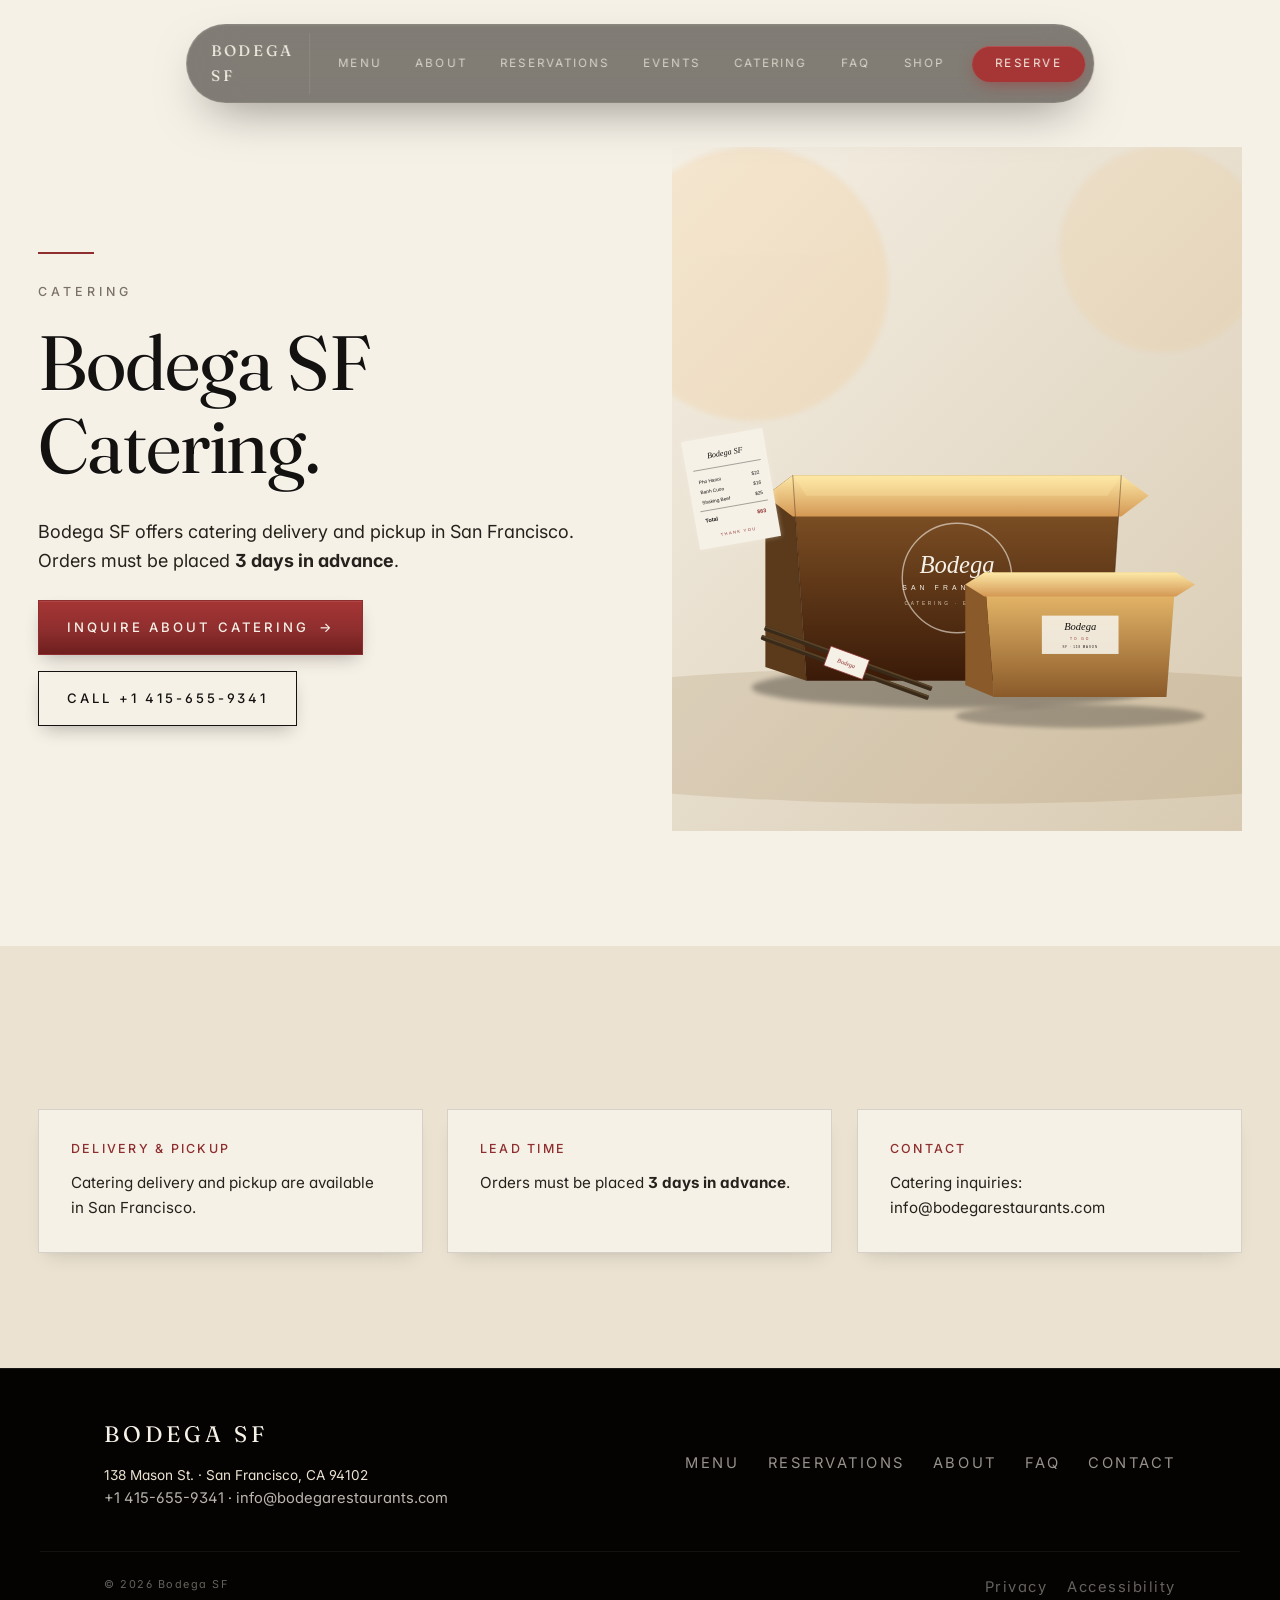
<file: catering.html>
<!doctype html>
<html lang="en">
<head>
  <meta charset="utf-8" />
  <meta name="viewport" content="width=device-width,initial-scale=1,viewport-fit=cover" />
  <title>Catering | Bodega SF</title>
  <meta name="description" content="Bodega SF catering. delivery and pickup available in San Francisco. Orders must be placed 3 days in advance." />
  <meta name="theme-color" content="#141210" />
  <link rel="preconnect" href="https://fonts.googleapis.com">
  <link rel="preconnect" href="https://fonts.gstatic.com" crossorigin>
  <link rel="stylesheet" href="https://fonts.googleapis.com/css2?family=Fraunces:ital,opsz,wght@0,9..144,300;0,9..144,400;0,9..144,500;0,9..144,600;1,9..144,400&family=Inter:wght@300;400;500;600&display=swap" />
  <link rel="stylesheet" href="css/styles.css" />
  <link rel="stylesheet" href="css/depth.css" />
  <link rel="stylesheet" href="css/experience.css" />
</head>
<body>

<!-- ===== Floating pill nav ===== -->
  <header class="nav-pill" role="banner">
    <a href="index.html" class="pill-brand">Bodega SF</a>
    <nav class="pill-links" aria-label="Primary">
      <a href="menu.html">Menu</a>
      <a href="about.html">About</a>
      <a href="reservations.html">Reservations</a>
      <a href="private-events.html">Events</a>
      <a href="catering.html" aria-current="page">Catering</a>
      <a href="faq.html">FAQ</a>
      <a href="shop.html">Shop</a>
    </nav>
    <a class="pill-cta" href="https://www.opentable.com/r/bodega-sf-san-francisco" target="_blank" rel="noopener">Reserve</a>
    <button class="pill-burger" aria-label="Open menu" aria-expanded="false"><span></span></button>
  </header>

  <!-- Drawer -->
  <aside class="exp-drawer" aria-hidden="true">
    <ul>
      <li><a href="menu.html">Menu</a></li>
      <li><a href="about.html">About</a></li>
      <li><a href="reservations.html">Reservations</a></li>
      <li><a href="private-events.html">Private Events</a></li>
      <li><a href="catering.html">Catering</a></li>
      <li><a href="faq.html">FAQ</a></li>
      <li><a href="shop.html">Shop</a></li>
      <li><a href="press.html">Press</a></li>
      <li><a href="contact.html">Contact</a></li>
    </ul>
    <div class="meta">
      <a href="tel:+14156559341">Call · +1 415-655-9341</a>
      <a href="sms:+14159186831">Text · +1 415-918-6831</a>
      <a href="mailto:info@bodegarestaurants.com">info@bodegarestaurants.com</a>
    </div>
  </aside>

  <section class="section" style="padding-top: calc(var(--sect) + 2rem); background: var(--paper);">
    <div class="container split">
      <div class="reveal">
        <div class="accent-rule"></div>
        <span class="eyebrow">Catering</span>
        <h1 style="font-size: clamp(2.5rem, 6vw, 5rem);">Bodega SF Catering.</h1>
        <p class="lede">Bodega SF offers catering delivery and pickup in San Francisco. Orders must be placed <strong>3 days in advance</strong>.</p>
        <div style="display:flex; gap:1rem; flex-wrap:wrap; margin-top: 1.5rem;">
          <a class="btn accent" href="mailto:info@bodegarestaurants.com?subject=Catering%20Inquiry">Inquire About Catering <span class="arrow">→</span></a>
          <a class="btn ghost" href="tel:+14156559341">Call +1 415-655-9341</a>
        </div>
      </div>
      <div class="reveal" style="aspect-ratio: 5/6; background: var(--cream) url('images/catering-3d.svg') center/cover no-repeat;" aria-hidden="true"></div>
    </div>
  </section>

  <section class="section" style="background: var(--cream);">
    <div class="container">
      <div class="policy-grid reveal">
        <div class="policy-card">
          <h4>Delivery & Pickup</h4>
          <p>Catering delivery and pickup are available in San Francisco.</p>
        </div>
        <div class="policy-card">
          <h4>Lead Time</h4>
          <p>Orders must be placed <strong>3 days in advance</strong>.</p>
        </div>
        <div class="policy-card">
          <h4>Contact</h4>
          <p>Catering inquiries: <a href="mailto:info@bodegarestaurants.com">info@bodegarestaurants.com</a></p>
        </div>
      </div>
    </div>
  </section>

  <!-- ===== Footer. minimal ===== -->
  <footer class="exp-footer">
    <div class="inner-min">
      <div class="f-left">
        <div class="brand">BODEGA SF</div>
        <p>138 Mason St. · San Francisco, CA 94102<br>
           <a href="tel:+14156559341">+1 415-655-9341</a> · <a href="mailto:info@bodegarestaurants.com">info@bodegarestaurants.com</a></p>
      </div>
      <nav class="f-nav" aria-label="Footer">
        <a href="menu.html">Menu</a>
        <a href="reservations.html">Reservations</a>
        <a href="about.html">About</a>
        <a href="faq.html">FAQ</a>
        <a href="contact.html">Contact</a>
      </nav>
    </div>
    <div class="base">
      <span>© <span data-year>2026</span> Bodega SF</span>
      <span><a href="#">Privacy</a><a href="#">Accessibility</a></span>
    </div>
  </footer>


  <script src="js/main.js" defer></script>
</body>
</html>
</file>
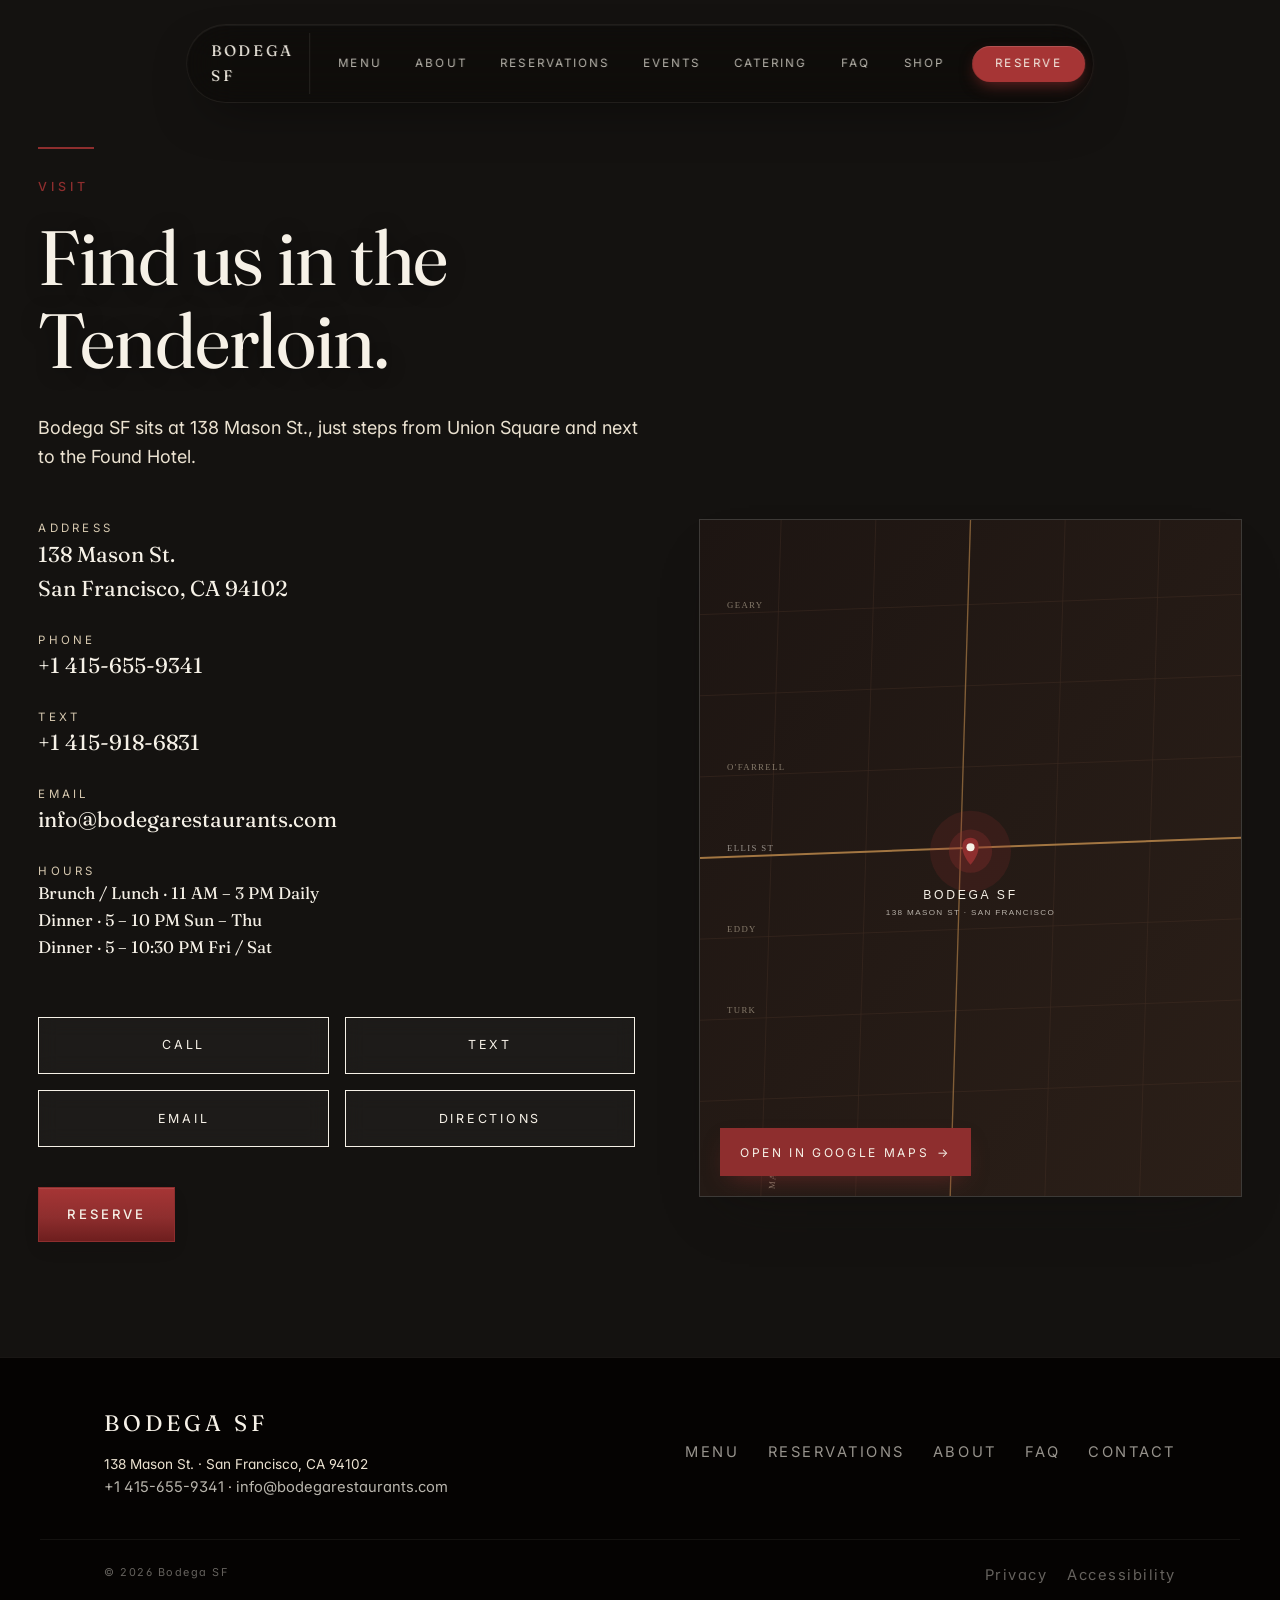
<file: contact.html>
<!doctype html>
<html lang="en">
<head>
  <meta charset="utf-8" />
  <meta name="viewport" content="width=device-width,initial-scale=1,viewport-fit=cover" />
  <title>Contact | Bodega SF</title>
  <meta name="description" content="Contact Bodega SF. 138 Mason St., San Francisco, CA 94102. Phone, text, email, and directions." />
  <meta name="theme-color" content="#141210" />
  <link rel="preconnect" href="https://fonts.googleapis.com">
  <link rel="preconnect" href="https://fonts.gstatic.com" crossorigin>
  <link rel="stylesheet" href="https://fonts.googleapis.com/css2?family=Fraunces:ital,opsz,wght@0,9..144,300;0,9..144,400;0,9..144,500;0,9..144,600;1,9..144,400&family=Inter:wght@300;400;500;600&display=swap" />
  <link rel="stylesheet" href="css/styles.css" />
  <link rel="stylesheet" href="css/depth.css" />
  <link rel="stylesheet" href="css/experience.css" />
</head>
<body>

<!-- ===== Floating pill nav ===== -->
  <header class="nav-pill" role="banner">
    <a href="index.html" class="pill-brand">Bodega SF</a>
    <nav class="pill-links" aria-label="Primary">
      <a href="menu.html">Menu</a>
      <a href="about.html">About</a>
      <a href="reservations.html">Reservations</a>
      <a href="private-events.html">Events</a>
      <a href="catering.html">Catering</a>
      <a href="faq.html">FAQ</a>
      <a href="shop.html">Shop</a>
    </nav>
    <a class="pill-cta" href="https://www.opentable.com/r/bodega-sf-san-francisco" target="_blank" rel="noopener">Reserve</a>
    <button class="pill-burger" aria-label="Open menu" aria-expanded="false"><span></span></button>
  </header>

  <!-- Drawer -->
  <aside class="exp-drawer" aria-hidden="true">
    <ul>
      <li><a href="menu.html">Menu</a></li>
      <li><a href="about.html">About</a></li>
      <li><a href="reservations.html">Reservations</a></li>
      <li><a href="private-events.html">Private Events</a></li>
      <li><a href="catering.html">Catering</a></li>
      <li><a href="faq.html">FAQ</a></li>
      <li><a href="shop.html">Shop</a></li>
      <li><a href="press.html">Press</a></li>
      <li><a href="contact.html">Contact</a></li>
    </ul>
    <div class="meta">
      <a href="tel:+14156559341">Call · +1 415-655-9341</a>
      <a href="sms:+14159186831">Text · +1 415-918-6831</a>
      <a href="mailto:info@bodegarestaurants.com">info@bodegarestaurants.com</a>
    </div>
  </aside>

  <section class="contact section" style="padding-top: calc(var(--sect) + 2rem);">
    <div class="container">
      <div class="reveal" style="max-width: 760px;">
        <div class="accent-rule"></div>
        <span class="eyebrow accent">Visit</span>
        <h1 style="color: var(--paper); font-size: clamp(2.75rem, 6vw, 5rem);">Find us in the Tenderloin.</h1>
        <p class="lede" style="color: var(--cream);">Bodega SF sits at 138 Mason St., just steps from Union Square and next to the Found Hotel.</p>
      </div>

      <div class="contact-grid">
        <div class="info reveal">
          <div><div class="label">Address</div><div class="value">138 Mason St.<br>San Francisco, CA 94102</div></div>
          <div><div class="label">Phone</div><div class="value"><a href="tel:+14156559341">+1 415-655-9341</a></div></div>
          <div><div class="label">Text</div><div class="value"><a href="sms:+14159186831">+1 415-918-6831</a></div></div>
          <div><div class="label">Email</div><div class="value"><a href="mailto:info@bodegarestaurants.com">info@bodegarestaurants.com</a></div></div>
          <div><div class="label">Hours</div><div class="value" style="font-size: 1.05rem;">Brunch / Lunch · 11 AM – 3 PM Daily<br>Dinner · 5 – 10 PM Sun – Thu<br>Dinner · 5 – 10:30 PM Fri / Sat</div></div>
          <div class="ctas">
            <a href="tel:+14156559341">Call</a>
            <a href="sms:+14159186831">Text</a>
            <a href="mailto:info@bodegarestaurants.com">Email</a>
            <a href="https://www.google.com/maps/dir/?api=1&destination=138+Mason+St,San+Francisco,CA+94102" target="_blank" rel="noopener">Directions</a>
          </div>
          <div style="margin-top: 1rem;">
            <a class="btn accent" href="https://www.opentable.com/r/bodega-sf-san-francisco" target="_blank" rel="noopener">Reserve</a>
          </div>
        </div>
        <a class="map-card reveal" href="https://www.google.com/maps/dir/?api=1&destination=138+Mason+St,San+Francisco,CA+94102" target="_blank" rel="noopener" aria-label="Open Bodega SF in Google Maps">
          <img src="images/map.svg" alt="Map showing Bodega SF at 138 Mason St., San Francisco" />
          <span class="map-label">Open in Google Maps <span class="arrow">→</span></span>
        </a>
      </div>
    </div>
  </section>

  <!-- ===== Footer. minimal ===== -->
  <footer class="exp-footer">
    <div class="inner-min">
      <div class="f-left">
        <div class="brand">BODEGA SF</div>
        <p>138 Mason St. · San Francisco, CA 94102<br>
           <a href="tel:+14156559341">+1 415-655-9341</a> · <a href="mailto:info@bodegarestaurants.com">info@bodegarestaurants.com</a></p>
      </div>
      <nav class="f-nav" aria-label="Footer">
        <a href="menu.html">Menu</a>
        <a href="reservations.html">Reservations</a>
        <a href="about.html">About</a>
        <a href="faq.html">FAQ</a>
        <a href="contact.html">Contact</a>
      </nav>
    </div>
    <div class="base">
      <span>© <span data-year>2026</span> Bodega SF</span>
      <span><a href="#">Privacy</a><a href="#">Accessibility</a></span>
    </div>
  </footer>


  <script src="js/main.js" defer></script>
</body>
</html>
</file>
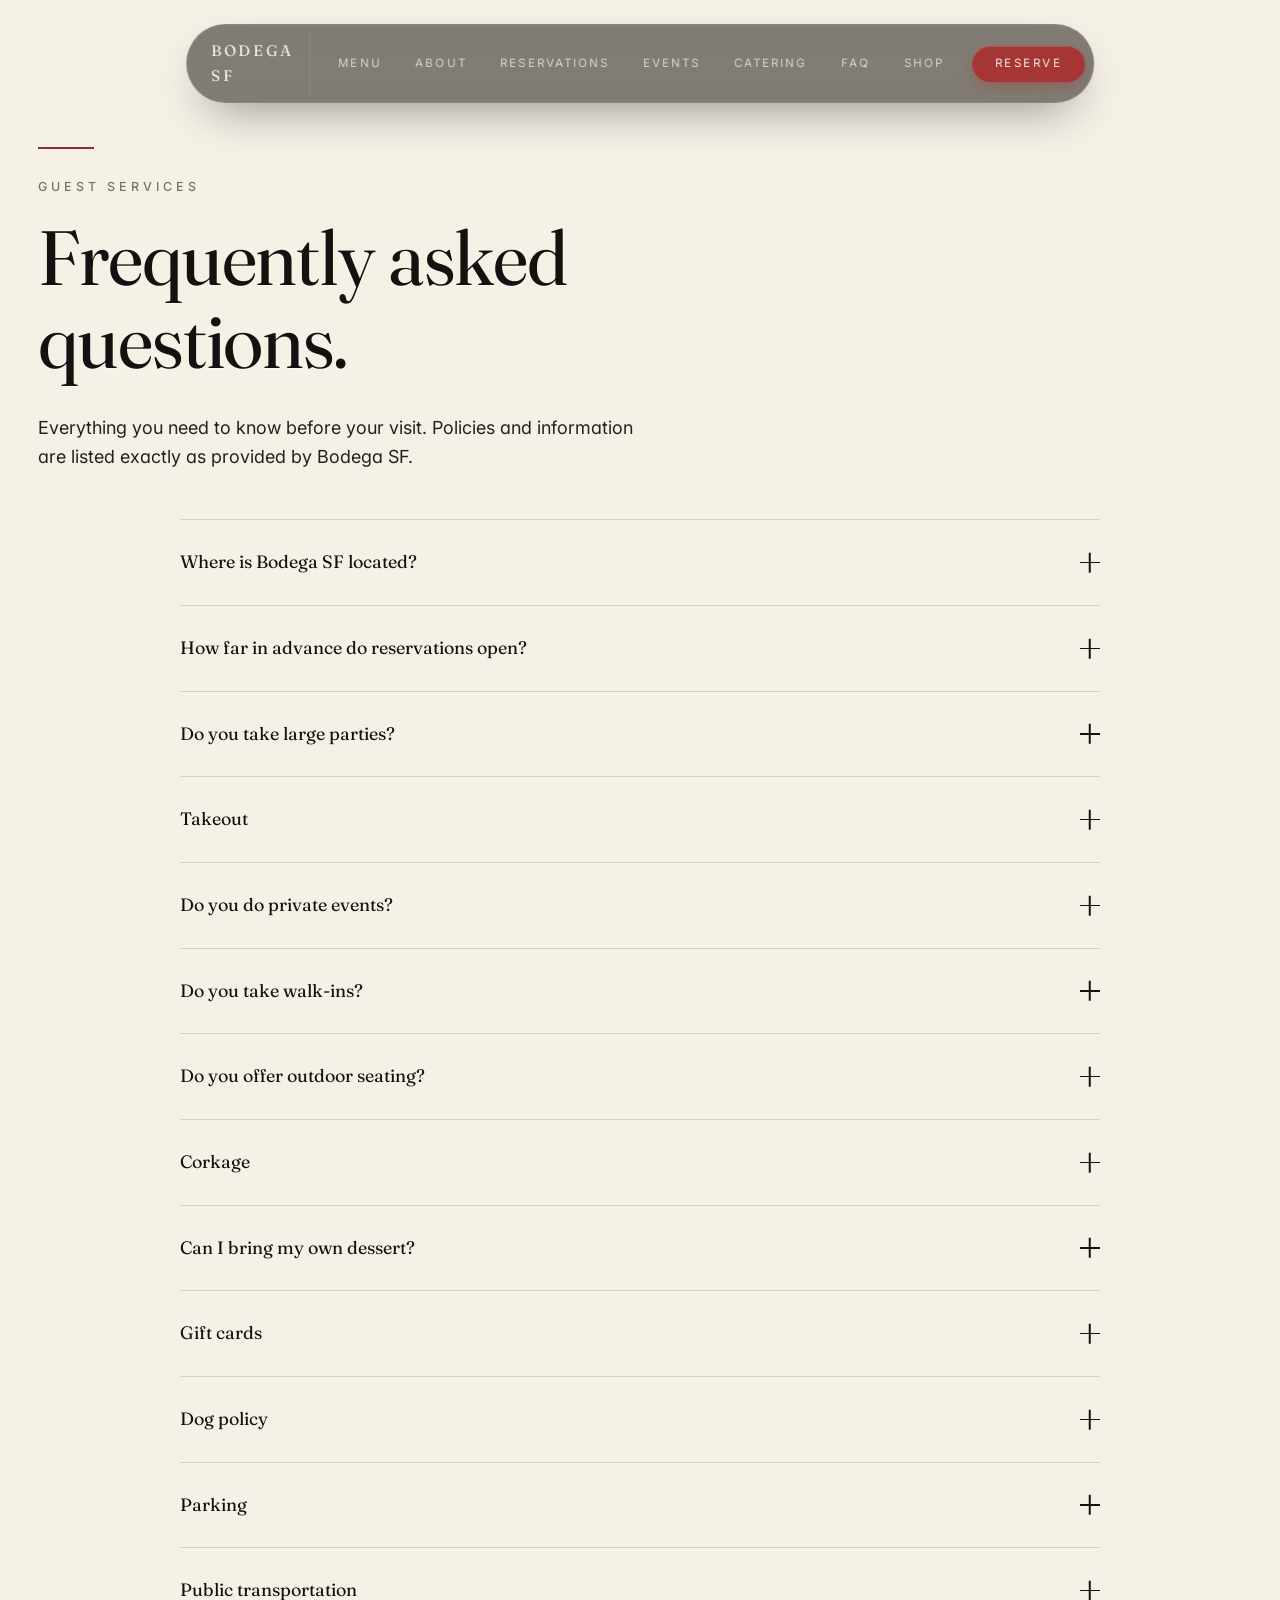
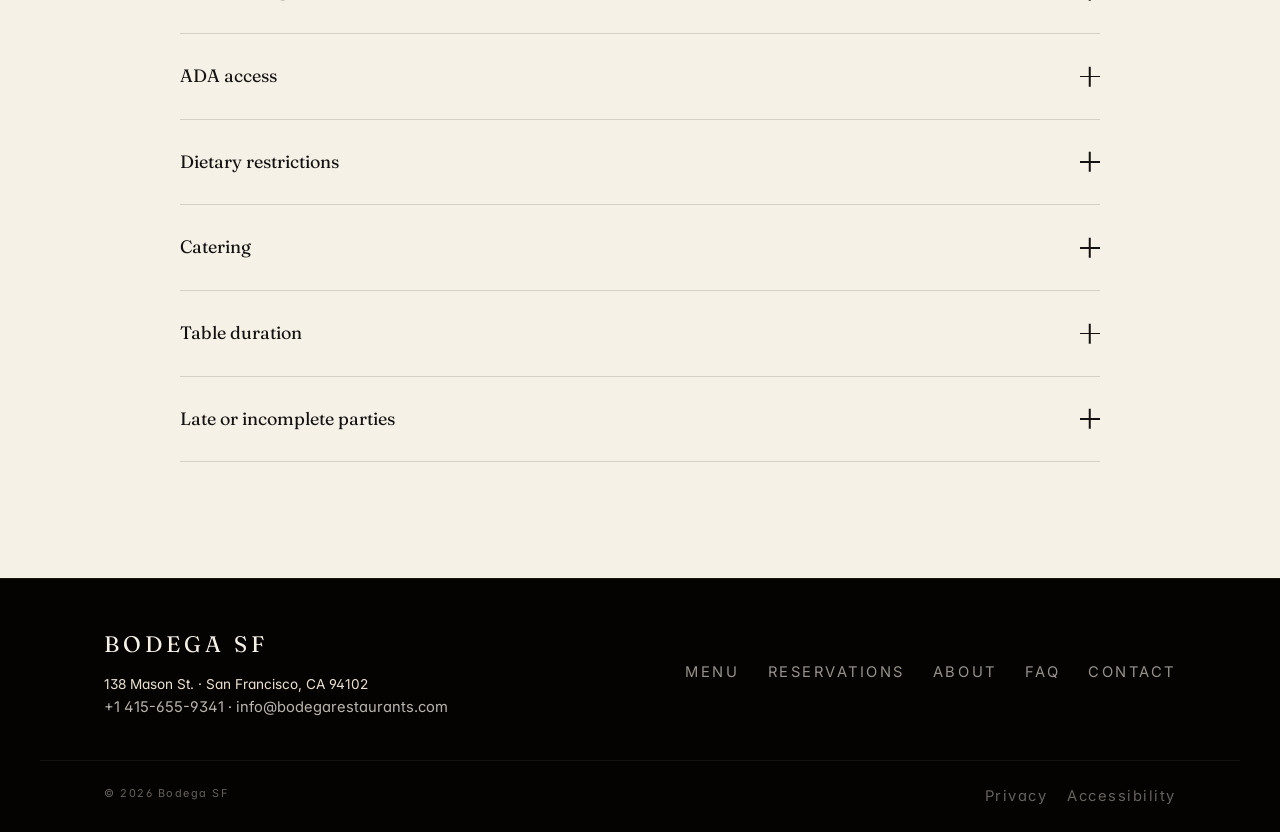
<file: faq.html>
<!doctype html>
<html lang="en">
<head>
  <meta charset="utf-8" />
  <meta name="viewport" content="width=device-width,initial-scale=1,viewport-fit=cover" />
  <title>FAQ | Bodega SF</title>
  <meta name="description" content="Frequently asked questions about Bodega SF. location, reservations, large parties, takeout, private events, walk-ins, corkage, parking, transit, ADA access, dietary restrictions, catering, and more." />
  <meta name="theme-color" content="#141210" />
  <link rel="preconnect" href="https://fonts.googleapis.com">
  <link rel="preconnect" href="https://fonts.gstatic.com" crossorigin>
  <link rel="stylesheet" href="https://fonts.googleapis.com/css2?family=Fraunces:ital,opsz,wght@0,9..144,300;0,9..144,400;0,9..144,500;0,9..144,600;1,9..144,400&family=Inter:wght@300;400;500;600&display=swap" />
  <link rel="stylesheet" href="css/styles.css" />
  <link rel="stylesheet" href="css/depth.css" />
  <link rel="stylesheet" href="css/experience.css" />
</head>
<body>

<!-- ===== Floating pill nav ===== -->
  <header class="nav-pill" role="banner">
    <a href="index.html" class="pill-brand">Bodega SF</a>
    <nav class="pill-links" aria-label="Primary">
      <a href="menu.html">Menu</a>
      <a href="about.html">About</a>
      <a href="reservations.html">Reservations</a>
      <a href="private-events.html">Events</a>
      <a href="catering.html">Catering</a>
      <a href="faq.html" aria-current="page">FAQ</a>
      <a href="shop.html">Shop</a>
    </nav>
    <a class="pill-cta" href="https://www.opentable.com/r/bodega-sf-san-francisco" target="_blank" rel="noopener">Reserve</a>
    <button class="pill-burger" aria-label="Open menu" aria-expanded="false"><span></span></button>
  </header>

  <!-- Drawer -->
  <aside class="exp-drawer" aria-hidden="true">
    <ul>
      <li><a href="menu.html">Menu</a></li>
      <li><a href="about.html">About</a></li>
      <li><a href="reservations.html">Reservations</a></li>
      <li><a href="private-events.html">Private Events</a></li>
      <li><a href="catering.html">Catering</a></li>
      <li><a href="faq.html">FAQ</a></li>
      <li><a href="shop.html">Shop</a></li>
      <li><a href="press.html">Press</a></li>
      <li><a href="contact.html">Contact</a></li>
    </ul>
    <div class="meta">
      <a href="tel:+14156559341">Call · +1 415-655-9341</a>
      <a href="sms:+14159186831">Text · +1 415-918-6831</a>
      <a href="mailto:info@bodegarestaurants.com">info@bodegarestaurants.com</a>
    </div>
  </aside>

  <section class="section" style="padding-top: calc(var(--sect) + 2rem); background: var(--paper);">
    <div class="container">
      <div class="reveal" style="max-width: 820px;">
        <div class="accent-rule"></div>
        <span class="eyebrow">Guest Services</span>
        <h1 style="font-size: clamp(2.75rem, 6vw, 5rem);">Frequently asked questions.</h1>
        <p class="lede">Everything you need to know before your visit. Policies and information are listed exactly as provided by Bodega SF.</p>
      </div>

      <div class="faq-list reveal" style="margin-top: 3rem;">

        <details class="faq-item">
          <summary class="faq-q">Where is Bodega SF located? <span class="plus"></span></summary>
          <div class="faq-a"><div class="faq-a-inner">
            <p>Bodega SF is located in the Tenderloin District near Union Square at <strong>138 Mason St.</strong>, next to the Found Hotel.</p>
          </div></div>
        </details>

        <details class="faq-item">
          <summary class="faq-q">How far in advance do reservations open? <span class="plus"></span></summary>
          <div class="faq-a"><div class="faq-a-inner">
            <p><strong>30 days in advance.</strong></p>
          </div></div>
        </details>

        <details class="faq-item">
          <summary class="faq-q">Do you take large parties? <span class="plus"></span></summary>
          <div class="faq-a"><div class="faq-a-inner">
            <p>OpenTable reservations are available for parties up to 8. For larger groups, contact <a href="mailto:info@bodegarestaurants.com">info@bodegarestaurants.com</a>.</p>
          </div></div>
        </details>

        <details class="faq-item">
          <summary class="faq-q">Takeout <span class="plus"></span></summary>
          <div class="faq-a"><div class="faq-a-inner">
            <p>Lunch and dinner takeout menus are different from dine-in menus. Lunch takeout is available during lunch. Dinner takeout is available during dinner.</p>
          </div></div>
        </details>

        <details class="faq-item">
          <summary class="faq-q">Do you do private events? <span class="plus"></span></summary>
          <div class="faq-a"><div class="faq-a-inner">
            <p>Yes. <a href="private-events.html">See private events information →</a></p>
          </div></div>
        </details>

        <details class="faq-item">
          <summary class="faq-q">Do you take walk-ins? <span class="plus"></span></summary>
          <div class="faq-a"><div class="faq-a-inner">
            <p>Yes, as availability allows. Guests may join the waitlist in person.</p>
          </div></div>
        </details>

        <details class="faq-item">
          <summary class="faq-q">Do you offer outdoor seating? <span class="plus"></span></summary>
          <div class="faq-a"><div class="faq-a-inner">
            <p>No. The restaurant offers indoor seating only. Reservations are available for dining room and high-top tables.</p>
          </div></div>
        </details>

        <details class="faq-item">
          <summary class="faq-q">Corkage <span class="plus"></span></summary>
          <div class="faq-a"><div class="faq-a-inner">
            <p><strong>$30 per bottle</strong>, 750ml or equivalent. Maximum 2 bottles per reservation that are not already listed on the wine list.</p>
          </div></div>
        </details>

        <details class="faq-item">
          <summary class="faq-q">Can I bring my own dessert? <span class="plus"></span></summary>
          <div class="faq-a"><div class="faq-a-inner">
            <p>Yes. Cake / dessert fee: <strong>$4 per person</strong>.</p>
          </div></div>
        </details>

        <details class="faq-item">
          <summary class="faq-q">Gift cards <span class="plus"></span></summary>
          <div class="faq-a"><div class="faq-a-inner">
            <p>Physical gift cards can be purchased in person. Digital gift cards are available online through ToastTab.</p>
          </div></div>
        </details>

        <details class="faq-item">
          <summary class="faq-q">Dog policy <span class="plus"></span></summary>
          <div class="faq-a"><div class="faq-a-inner">
            <p>Non-ADA-certified animals are not allowed inside the restaurant. Service animals are permitted.</p>
          </div></div>
        </details>

        <details class="faq-item">
          <summary class="faq-q">Parking <span class="plus"></span></summary>
          <div class="faq-a"><div class="faq-a-inner">
            <p><strong>Garage:</strong> 233 Ellis St.</p>
            <p>Parking with Bodega's stamp:</p>
            <ul>
              <li><strong>$15</strong> Sunday – Thursday</li>
              <li><strong>$20</strong> Friday / Saturday</li>
              <li>Cash only on weekends.</li>
            </ul>
            <p>Street parking is also available.</p>
          </div></div>
        </details>

        <details class="faq-item">
          <summary class="faq-q">Public transportation <span class="plus"></span></summary>
          <div class="faq-a"><div class="faq-a-inner">
            <p>Closest BART / Muni station: <strong>Powell Station</strong>. Approximately a 5-minute walk.</p>
          </div></div>
        </details>

        <details class="faq-item">
          <summary class="faq-q">ADA access <span class="plus"></span></summary>
          <div class="faq-a"><div class="faq-a-inner">
            <p>ADA access and entry is available through the Found Hotel next door.</p>
          </div></div>
        </details>

        <details class="faq-item">
          <summary class="faq-q">Dietary restrictions <span class="plus"></span></summary>
          <div class="faq-a"><div class="faq-a-inner">
            <p>Bodega SF offers gluten-free and vegetarian items. Guests should mention dietary restrictions when making reservations. The restaurant will guide guests through available options. Some allergies / dietary restrictions may not be accommodated due to the nature of Vietnamese cuisine.</p>
          </div></div>
        </details>

        <details class="faq-item">
          <summary class="faq-q">Catering <span class="plus"></span></summary>
          <div class="faq-a"><div class="faq-a-inner">
            <p>Bodega SF accepts catering inquiries. Delivery and pickup are available in San Francisco. Orders must be placed <strong>3 days in advance</strong>. Contact <a href="mailto:info@bodegarestaurants.com">info@bodegarestaurants.com</a>.</p>
          </div></div>
        </details>

        <details class="faq-item">
          <summary class="faq-q">Table duration <span class="plus"></span></summary>
          <div class="faq-a"><div class="faq-a-inner">
            <ul>
              <li><strong>Parties of 2:</strong> up to 1 hour 45 minutes.</li>
              <li><strong>Parties of 3 – 5:</strong> up to 2 hours.</li>
              <li><strong>Parties of 6 or more:</strong> up to 2 hours 15 minutes for dinner.</li>
            </ul>
          </div></div>
        </details>

        <details class="faq-item">
          <summary class="faq-q">Late or incomplete parties <span class="plus"></span></summary>
          <div class="faq-a"><div class="faq-a-inner">
            <ul>
              <li>Guests who are running late should message the restaurant through OpenTable.</li>
              <li>The table will continue to be held for the reservation.</li>
              <li>However, the dining time remains based on the original reservation time.</li>
              <li>Incomplete parties can still be seated, but the reserved dining window continues from the original reservation time.</li>
            </ul>
          </div></div>
        </details>

      </div>
    </div>
  </section>

  <!-- ===== Footer. minimal ===== -->
  <footer class="exp-footer">
    <div class="inner-min">
      <div class="f-left">
        <div class="brand">BODEGA SF</div>
        <p>138 Mason St. · San Francisco, CA 94102<br>
           <a href="tel:+14156559341">+1 415-655-9341</a> · <a href="mailto:info@bodegarestaurants.com">info@bodegarestaurants.com</a></p>
      </div>
      <nav class="f-nav" aria-label="Footer">
        <a href="menu.html">Menu</a>
        <a href="reservations.html">Reservations</a>
        <a href="about.html">About</a>
        <a href="faq.html">FAQ</a>
        <a href="contact.html">Contact</a>
      </nav>
    </div>
    <div class="base">
      <span>© <span data-year>2026</span> Bodega SF</span>
      <span><a href="#">Privacy</a><a href="#">Accessibility</a></span>
    </div>
  </footer>


  <script src="js/main.js" defer></script>
</body>
</html>
</file>
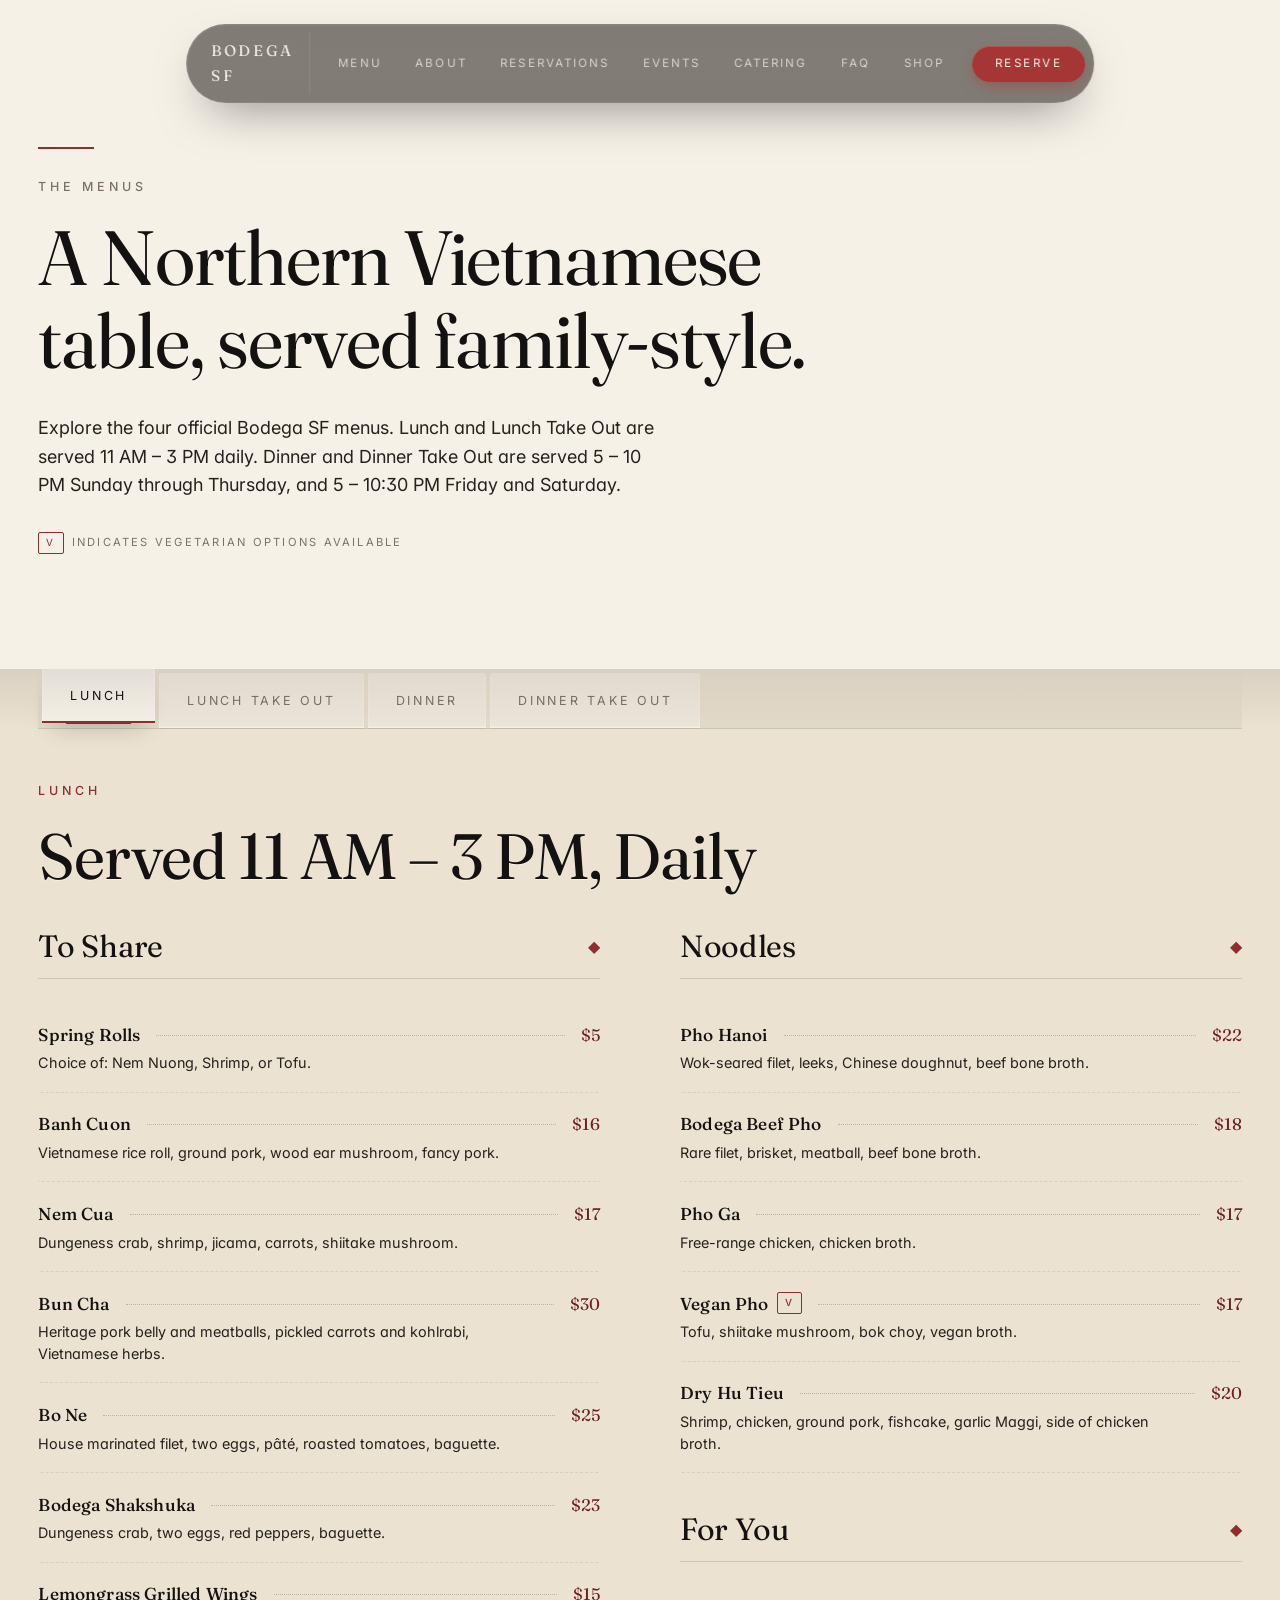
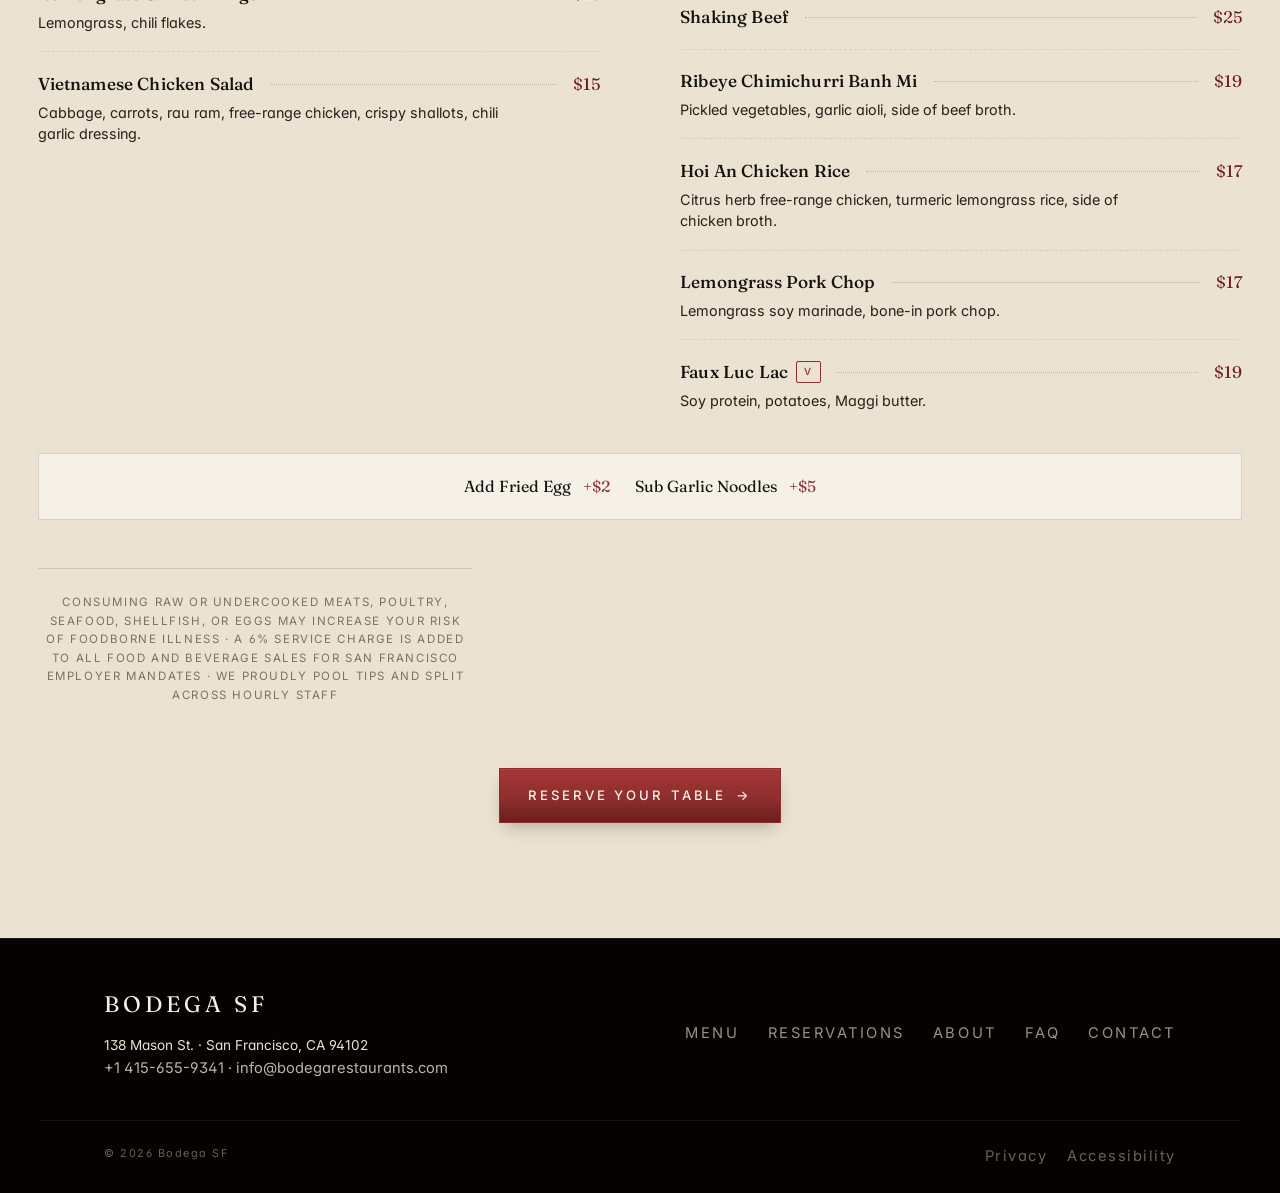
<file: menu.html>
<!doctype html>
<html lang="en">
<head>
  <meta charset="utf-8" />
  <meta name="viewport" content="width=device-width,initial-scale=1,viewport-fit=cover" />
  <title>Menu | Bodega SF</title>
  <meta name="description" content="The official Bodega SF menus. Lunch, Lunch Take Out, Dinner (featuring the Ask Billy Chef's Tasting Menu), and Dinner Take Out. Northern Vietnamese cuisine in San Francisco." />
  <meta name="theme-color" content="#141210" />
  <link rel="preconnect" href="https://fonts.googleapis.com">
  <link rel="preconnect" href="https://fonts.gstatic.com" crossorigin>
  <link rel="stylesheet" href="https://fonts.googleapis.com/css2?family=Fraunces:ital,opsz,wght@0,9..144,300;0,9..144,400;0,9..144,500;0,9..144,600;1,9..144,400&family=Inter:wght@300;400;500;600&display=swap" />
  <link rel="stylesheet" href="css/styles.css" />
  <link rel="stylesheet" href="css/depth.css" />
  <link rel="stylesheet" href="css/experience.css" />
  <style>
    /* Menu-specific styles */
    .menu-page { background: var(--paper); }
    .menu-cat {
      display: grid; grid-template-columns: 1fr 1fr; gap: 3rem 5rem;
      margin-top: 2.5rem;
    }
    @media (max-width: 900px){ .menu-cat { grid-template-columns: 1fr; gap: 2.5rem; } }

    .menu-cat h3 {
      font-family: var(--serif); font-size: clamp(1.5rem, 2.4vw, 2.1rem);
      letter-spacing: -.01em; margin: 0 0 1.5rem;
      padding-bottom: .9rem; border-bottom: 1px solid var(--line);
      display: flex; align-items: center; justify-content: space-between; gap: 1rem;
    }
    .menu-cat h3 .dot { color: var(--accent); font-size: 1rem; }

    .dish { padding: 1.1rem 0; border-bottom: 1px dashed rgba(20,18,16,.09); display: grid; gap: .25rem;}
    .dish:last-child { border-bottom: 0; }
    .dish .top {
      display: flex; align-items: baseline; gap: 1rem; justify-content: space-between;
    }
    .dish .name {
      font-family: var(--serif); font-size: 1.08rem;
      font-weight: 500; letter-spacing: .01em; color: var(--ink);
      display: inline-flex; align-items: center; gap: .5rem; flex-wrap: wrap;
    }
    .dish .name small {
      font-family: var(--sans); font-size: .62rem;
      letter-spacing: .22em; text-transform: uppercase;
      color: var(--muted); padding: 2px 7px; border: 1px solid var(--line); border-radius: 2px;
    }
    .dish .name .veg { color: var(--accent); border-color: var(--accent); }
    .dish .dots { flex: 1; border-bottom: 1px dotted rgba(20,18,16,.22); transform: translateY(-5px); min-width: 24px; }
    .dish .price {
      font-family: var(--serif); font-size: 1.05rem; color: var(--accent-dk);
      white-space: nowrap;
    }
    .dish .desc { font-size: .9rem; color: var(--ink-soft); max-width: 54ch; margin: 0; line-height: 1.5; }

    .billy-callout {
      position: relative; padding: 2rem 2.25rem;
      background: var(--ink); color: var(--paper);
      display: grid; gap: .4rem; margin-bottom: 2.5rem;
      border-left: 3px solid var(--accent);
    }
    .billy-callout .tag {
      display: inline-flex; align-items: center; gap: .75rem;
      font-size: .72rem; letter-spacing: .28em; text-transform: uppercase; color: var(--gold);
    }
    .billy-callout h3 {
      font-family: var(--serif); font-size: clamp(1.4rem, 2.4vw, 2rem);
      color: var(--paper); margin: 0;
    }
    .billy-callout .price-line { font-family: var(--serif); font-size: 1.5rem; color: var(--accent); margin-top: .25rem; }
    .billy-callout p { font-size: .9rem; color: var(--cream); margin: 0; }

    .menu-foot {
      margin-top: 3rem; padding: 1.5rem 0 0; border-top: 1px solid var(--line);
      font-size: .72rem; letter-spacing: .14em; text-transform: uppercase;
      color: var(--muted); text-align: center;
    }
    .add-ons {
      display: flex; flex-wrap: wrap; gap: 1.5rem; justify-content: center;
      margin-top: 1.5rem; padding: 1.25rem; background: var(--paper); border: 1px solid var(--line);
    }
    .add-ons span {
      font-family: var(--serif); font-size: 1rem; color: var(--ink);
    }
    .add-ons span em {
      color: var(--accent); font-style: normal; margin-left: .5rem;
    }

    .bev-grid { display: grid; grid-template-columns: repeat(3, 1fr); gap: 1rem 2rem; }
    @media (max-width: 820px){ .bev-grid { grid-template-columns: repeat(2, 1fr); } }
    @media (max-width: 500px){ .bev-grid { grid-template-columns: 1fr; } }
    .bev-grid .dish { padding: .8rem 0; }

    .veg-key {
      display: inline-flex; align-items: center; gap: .5rem;
      font-size: .7rem; letter-spacing: .2em; text-transform: uppercase; color: var(--muted);
      margin-top: 1rem;
    }
    .veg-key .veg {
      font-size: .62rem; letter-spacing: .22em; text-transform: uppercase;
      color: var(--accent); padding: 2px 7px; border: 1px solid var(--accent); border-radius: 2px;
    }

    .ribbon {
      display: inline-block;
      font-family: var(--sans); font-size: .64rem; letter-spacing: .22em; text-transform: uppercase;
      color: var(--accent); padding: 3px 8px; border: 1px solid var(--accent);
      margin-left: .5rem; vertical-align: middle;
    }
  </style>
</head>
<body>

<!-- ===== Floating pill nav ===== -->
  <header class="nav-pill" role="banner">
    <a href="index.html" class="pill-brand">Bodega SF</a>
    <nav class="pill-links" aria-label="Primary">
      <a href="menu.html" aria-current="page">Menu</a>
      <a href="about.html">About</a>
      <a href="reservations.html">Reservations</a>
      <a href="private-events.html">Events</a>
      <a href="catering.html">Catering</a>
      <a href="faq.html">FAQ</a>
      <a href="shop.html">Shop</a>
    </nav>
    <a class="pill-cta" href="https://www.opentable.com/r/bodega-sf-san-francisco" target="_blank" rel="noopener">Reserve</a>
    <button class="pill-burger" aria-label="Open menu" aria-expanded="false"><span></span></button>
  </header>

  <!-- Drawer -->
  <aside class="exp-drawer" aria-hidden="true">
    <ul>
      <li><a href="menu.html">Menu</a></li>
      <li><a href="about.html">About</a></li>
      <li><a href="reservations.html">Reservations</a></li>
      <li><a href="private-events.html">Private Events</a></li>
      <li><a href="catering.html">Catering</a></li>
      <li><a href="faq.html">FAQ</a></li>
      <li><a href="shop.html">Shop</a></li>
      <li><a href="press.html">Press</a></li>
      <li><a href="contact.html">Contact</a></li>
    </ul>
    <div class="meta">
      <a href="tel:+14156559341">Call · +1 415-655-9341</a>
      <a href="sms:+14159186831">Text · +1 415-918-6831</a>
      <a href="mailto:info@bodegarestaurants.com">info@bodegarestaurants.com</a>
    </div>
  </aside>

  <!-- Page intro -->
  <section class="section menu-page" style="padding-top: calc(var(--sect) + 2rem);">
    <div class="container">
      <div class="reveal" style="max-width: 820px;">
        <div class="accent-rule"></div>
        <span class="eyebrow">The Menus</span>
        <h1 style="font-size: clamp(2.75rem, 6vw, 5rem);">A Northern Vietnamese table, served family-style.</h1>
        <p class="lede">Explore the four official Bodega SF menus. Lunch and Lunch Take Out are served 11 AM – 3 PM daily. Dinner and Dinner Take Out are served 5 – 10 PM Sunday through Thursday, and 5 – 10:30 PM Friday and Saturday.</p>
        <div class="veg-key"><span class="veg">V</span> indicates vegetarian options available</div>
      </div>
    </div>
  </section>

  <!-- Menu tabs -->
  <section class="menu-section section" style="padding-top: 0;">
    <div class="container">
      <div data-tabs>
        <div class="tabs" role="tablist" aria-label="Menu categories">
          <button role="tab" id="t-lunch" aria-controls="p-lunch" aria-selected="true">Lunch</button>
          <button role="tab" id="t-lunch-to" aria-controls="p-lunch-to" aria-selected="false">Lunch Take Out</button>
          <button role="tab" id="t-dinner" aria-controls="p-dinner" aria-selected="false">Dinner</button>
          <button role="tab" id="t-dinner-to" aria-controls="p-dinner-to" aria-selected="false">Dinner Take Out</button>
        </div>

        <!-- ============================================= -->
        <!-- LUNCH                                         -->
        <!-- ============================================= -->
        <div id="p-lunch" role="tabpanel" aria-labelledby="t-lunch" aria-hidden="false" class="tab-panel">
          <article id="lunch">
            <header style="margin-bottom: 1rem;">
              <span class="eyebrow accent">Lunch</span>
              <h2>Served 11 AM – 3 PM, Daily</h2>
            </header>

            <div class="menu-cat">
              <!-- To Share -->
              <section>
                <h3>To Share <span class="dot">◆</span></h3>

                <div class="dish">
                  <div class="top">
                    <span class="name">Spring Rolls</span>
                    <span class="dots" aria-hidden="true"></span>
                    <span class="price">$5</span>
                  </div>
                  <p class="desc">Choice of: Nem Nuong, Shrimp, or Tofu.</p>
                </div>

                <div class="dish">
                  <div class="top">
                    <span class="name">Banh Cuon</span>
                    <span class="dots" aria-hidden="true"></span>
                    <span class="price">$16</span>
                  </div>
                  <p class="desc">Vietnamese rice roll, ground pork, wood ear mushroom, fancy pork.</p>
                </div>

                <div class="dish">
                  <div class="top">
                    <span class="name">Nem Cua</span>
                    <span class="dots" aria-hidden="true"></span>
                    <span class="price">$17</span>
                  </div>
                  <p class="desc">Dungeness crab, shrimp, jicama, carrots, shiitake mushroom.</p>
                </div>

                <div class="dish">
                  <div class="top">
                    <span class="name">Bun Cha</span>
                    <span class="dots" aria-hidden="true"></span>
                    <span class="price">$30</span>
                  </div>
                  <p class="desc">Heritage pork belly and meatballs, pickled carrots and kohlrabi, Vietnamese herbs.</p>
                </div>

                <div class="dish">
                  <div class="top">
                    <span class="name">Bo Ne</span>
                    <span class="dots" aria-hidden="true"></span>
                    <span class="price">$25</span>
                  </div>
                  <p class="desc">House marinated filet, two eggs, pâté, roasted tomatoes, baguette.</p>
                </div>

                <div class="dish">
                  <div class="top">
                    <span class="name">Bodega Shakshuka</span>
                    <span class="dots" aria-hidden="true"></span>
                    <span class="price">$23</span>
                  </div>
                  <p class="desc">Dungeness crab, two eggs, red peppers, baguette.</p>
                </div>

                <div class="dish">
                  <div class="top">
                    <span class="name">Lemongrass Grilled Wings</span>
                    <span class="dots" aria-hidden="true"></span>
                    <span class="price">$15</span>
                  </div>
                  <p class="desc">Lemongrass, chili flakes.</p>
                </div>

                <div class="dish">
                  <div class="top">
                    <span class="name">Vietnamese Chicken Salad</span>
                    <span class="dots" aria-hidden="true"></span>
                    <span class="price">$15</span>
                  </div>
                  <p class="desc">Cabbage, carrots, rau ram, free-range chicken, crispy shallots, chili garlic dressing.</p>
                </div>
              </section>

              <!-- Noodles + For You -->
              <section>
                <h3>Noodles <span class="dot">◆</span></h3>

                <div class="dish">
                  <div class="top">
                    <span class="name">Pho Hanoi</span>
                    <span class="dots" aria-hidden="true"></span>
                    <span class="price">$22</span>
                  </div>
                  <p class="desc">Wok-seared filet, leeks, Chinese doughnut, beef bone broth.</p>
                </div>

                <div class="dish">
                  <div class="top">
                    <span class="name">Bodega Beef Pho</span>
                    <span class="dots" aria-hidden="true"></span>
                    <span class="price">$18</span>
                  </div>
                  <p class="desc">Rare filet, brisket, meatball, beef bone broth.</p>
                </div>

                <div class="dish">
                  <div class="top">
                    <span class="name">Pho Ga</span>
                    <span class="dots" aria-hidden="true"></span>
                    <span class="price">$17</span>
                  </div>
                  <p class="desc">Free-range chicken, chicken broth.</p>
                </div>

                <div class="dish">
                  <div class="top">
                    <span class="name">Vegan Pho <small class="veg">V</small></span>
                    <span class="dots" aria-hidden="true"></span>
                    <span class="price">$17</span>
                  </div>
                  <p class="desc">Tofu, shiitake mushroom, bok choy, vegan broth.</p>
                </div>

                <div class="dish">
                  <div class="top">
                    <span class="name">Dry Hu Tieu</span>
                    <span class="dots" aria-hidden="true"></span>
                    <span class="price">$20</span>
                  </div>
                  <p class="desc">Shrimp, chicken, ground pork, fishcake, garlic Maggi, side of chicken broth.</p>
                </div>

                <h3 style="margin-top: 2.5rem;">For You <span class="dot">◆</span></h3>

                <div class="dish">
                  <div class="top">
                    <span class="name">Shaking Beef</span>
                    <span class="dots" aria-hidden="true"></span>
                    <span class="price">$25</span>
                  </div>
                </div>

                <div class="dish">
                  <div class="top">
                    <span class="name">Ribeye Chimichurri Banh Mi</span>
                    <span class="dots" aria-hidden="true"></span>
                    <span class="price">$19</span>
                  </div>
                  <p class="desc">Pickled vegetables, garlic aioli, side of beef broth.</p>
                </div>

                <div class="dish">
                  <div class="top">
                    <span class="name">Hoi An Chicken Rice</span>
                    <span class="dots" aria-hidden="true"></span>
                    <span class="price">$17</span>
                  </div>
                  <p class="desc">Citrus herb free-range chicken, turmeric lemongrass rice, side of chicken broth.</p>
                </div>

                <div class="dish">
                  <div class="top">
                    <span class="name">Lemongrass Pork Chop</span>
                    <span class="dots" aria-hidden="true"></span>
                    <span class="price">$17</span>
                  </div>
                  <p class="desc">Lemongrass soy marinade, bone-in pork chop.</p>
                </div>

                <div class="dish">
                  <div class="top">
                    <span class="name">Faux Luc Lac <small class="veg">V</small></span>
                    <span class="dots" aria-hidden="true"></span>
                    <span class="price">$19</span>
                  </div>
                  <p class="desc">Soy protein, potatoes, Maggi butter.</p>
                </div>
              </section>
            </div>

            <div class="add-ons">
              <span>Add Fried Egg <em>+$2</em></span>
              <span>Sub Garlic Noodles <em>+$5</em></span>
            </div>

            <p class="menu-foot">Consuming raw or undercooked meats, poultry, seafood, shellfish, or eggs may increase your risk of foodborne illness · A 6% service charge is added to all food and beverage sales for San Francisco Employer Mandates · We proudly pool tips and split across hourly staff</p>
          </article>
        </div>

        <!-- ============================================= -->
        <!-- LUNCH TAKE OUT                                -->
        <!-- ============================================= -->
        <div id="p-lunch-to" role="tabpanel" aria-labelledby="t-lunch-to" aria-hidden="true" class="tab-panel">
          <article id="lunch-takeout">
            <header style="margin-bottom: 1rem;">
              <span class="eyebrow accent">Lunch Take Out</span>
              <h2>Available During Lunch Service</h2>
              <p class="muted">The lunch takeout menu differs from the dine-in menu.</p>
            </header>

            <div class="menu-cat">
              <section>
                <h3>To Share <span class="dot">◆</span></h3>

                <div class="dish"><div class="top"><span class="name">Spring Rolls</span><span class="dots"></span><span class="price">$5</span></div><p class="desc">Choice of: Nem Nuong, Shrimp, or Tofu.</p></div>
                <div class="dish"><div class="top"><span class="name">Banh Cuon</span><span class="dots"></span><span class="price">$16</span></div><p class="desc">Vietnamese rice roll, ground pork, wood ear mushroom, fancy pork.</p></div>
                <div class="dish"><div class="top"><span class="name">Nem Cua</span><span class="dots"></span><span class="price">$17</span></div><p class="desc">Dungeness crab, shrimp, jicama, carrots, shiitake mushroom.</p></div>
                <div class="dish"><div class="top"><span class="name">Bun Cha</span><span class="dots"></span><span class="price">$30</span></div><p class="desc">Heritage pork belly and meatballs, pickled carrots and kohlrabi, Vietnamese herbs.</p></div>
                <div class="dish"><div class="top"><span class="name">Lemongrass Grilled Wings</span><span class="dots"></span><span class="price">$15</span></div><p class="desc">Lemongrass, chili flakes.</p></div>
                <div class="dish"><div class="top"><span class="name">Vietnamese Chicken Salad <small class="veg">V</small></span><span class="dots"></span><span class="price">$15</span></div><p class="desc">Cabbage, carrots, rau ram, free-range chicken, crispy shallots, chili garlic dressing.</p></div>
              </section>

              <section>
                <h3>For You <span class="dot">◆</span></h3>

                <div class="dish"><div class="top"><span class="name">Shaking Beef</span><span class="dots"></span><span class="price">$25</span></div><p class="desc">Tenderloin, potatoes, Maggi butter.</p></div>
                <div class="dish"><div class="top"><span class="name">Lemongrass Pork Chop</span><span class="dots"></span><span class="price">$17</span></div><p class="desc">Lemongrass soy marinade, bone-in pork chop.</p></div>
                <div class="dish"><div class="top"><span class="name">Hoi An Chicken Rice</span><span class="dots"></span><span class="price">$17</span></div><p class="desc">Citrus herb free-range chicken, turmeric lemongrass rice.</p></div>
                <div class="dish"><div class="top"><span class="name">Pho Hanoi</span><span class="dots"></span><span class="price">$22</span></div><p class="desc">Wok-seared filet, leeks, Chinese donut, beef bone broth.</p></div>
                <div class="dish"><div class="top"><span class="name">Bodega Beef Pho</span><span class="dots"></span><span class="price">$18</span></div><p class="desc">Rare filet, brisket, meatball, beef bone broth.</p></div>
                <div class="dish"><div class="top"><span class="name">Pho Ga</span><span class="dots"></span><span class="price">$17</span></div><p class="desc">Free-range chicken, chicken bone broth.</p></div>
                <div class="dish"><div class="top"><span class="name">Vegan Pho <small class="veg">V</small></span><span class="dots"></span><span class="price">$17</span></div><p class="desc">Tofu, shiitake mushroom, bok choy, vegan broth.</p></div>
                <div class="dish"><div class="top"><span class="name">Dry Hu Tieu <small class="veg">V</small></span><span class="dots"></span><span class="price">$20</span></div><p class="desc">Shrimp, chicken, ground pork, fishcake, garlic Maggi.</p></div>
              </section>
            </div>

            <!-- Beverages -->
            <h3 style="margin-top: 3rem; font-family: var(--serif); font-size: clamp(1.5rem, 2.4vw, 2.1rem); letter-spacing: -.01em; padding-bottom: .9rem; border-bottom: 1px solid var(--line); display: flex; justify-content: space-between; align-items: center;">Beverages <span style="color: var(--accent); font-size: 1rem;">◆</span></h3>
            <div class="bev-grid" style="margin-top: 1.5rem;">
              <div class="dish"><div class="top"><span class="name">Saratoga Still</span><span class="dots"></span><span class="price">$6</span></div></div>
              <div class="dish"><div class="top"><span class="name">Saratoga Sparkling</span><span class="dots"></span><span class="price">$6</span></div></div>
              <div class="dish"><div class="top"><span class="name">Bottled Soda</span><span class="dots"></span><span class="price">$5</span></div><p class="desc">Coke, Diet Coke, Sprite.</p></div>
              <div class="dish"><div class="top"><span class="name">Vietnamese Iced Coffee</span><span class="dots"></span><span class="price">$6</span></div></div>
              <div class="dish"><div class="top"><span class="name">Fresh Sugar Cane Juice</span><span class="dots"></span><span class="price">$7</span></div></div>
              <div class="dish"><div class="top"><span class="name">Sugar Cane Calamansi Juice</span><span class="dots"></span><span class="price">$7</span></div></div>
              <div class="dish"><div class="top"><span class="name">Calamansi Mango Spritz</span><span class="dots"></span><span class="price">$8</span></div></div>
              <div class="dish"><div class="top"><span class="name">Pandan Lotus Spritz</span><span class="dots"></span><span class="price">$8</span></div></div>
              <div class="dish"><div class="top"><span class="name">Kace Fruit Tea</span><span class="dots"></span><span class="price">$7</span></div></div>
            </div>

            <p class="menu-foot">@bodega_sf · www.bodegarestaurants.com · Vegetarian Options Available · Consuming raw or undercooked meats, poultry, seafood, shellfish, or eggs may increase your risk of foodborne illness · A 6% service charge is added to all food and beverage sales for San Francisco Employer Mandates · We proudly pool tips and split across hourly staff</p>
          </article>
        </div>

        <!-- ============================================= -->
        <!-- DINNER                                        -->
        <!-- ============================================= -->
        <div id="p-dinner" role="tabpanel" aria-labelledby="t-dinner" aria-hidden="true" class="tab-panel">
          <article id="dinner">
            <header style="margin-bottom: 1.5rem;">
              <span class="eyebrow accent">Dinner</span>
              <h2>Sunday – Thursday 5 – 10 PM · Friday / Saturday 5 – 10:30 PM</h2>
            </header>

            <div class="billy-callout">
              <span class="tag">◆ Chef's Tasting Menu</span>
              <h3>"Ask Billy"</h3>
              <div class="price-line">$90 / Person</div>
              <p>Requires entire table participation of 2 or more guests.</p>
            </div>

            <div class="menu-cat">
              <!-- LEFT COLUMN -->
              <section>
                <h3>Small Bites <span class="dot">◆</span></h3>

                <div class="dish"><div class="top"><span class="name">Oysters w/ Smoked Trout Roe</span><span class="dots"></span><span class="price">$15</span></div><p class="desc">Makrut lime, condensed milk, serrano pepper.</p></div>
                <div class="dish"><div class="top"><span class="name">Banh Khot Caviar</span><span class="dots"></span><span class="price">$16</span></div><p class="desc">Turmeric cake, caviar, shrimp, perilla.</p></div>
                <div class="dish"><div class="top"><span class="name">Banh Beo</span><span class="dots"></span><span class="price">$19</span></div><p class="desc">Hokkaido uni, dry shrimp, Chinese chives.</p></div>
                <div class="dish"><div class="top"><span class="name">Blue Fin Tuna Tartare</span><span class="dots"></span><span class="price">$19</span></div><p class="desc">Nuoc mam ponzu, cucumbers, red onion, taro chips.</p></div>

                <h3 style="margin-top: 2.5rem;">Cold Dishes <span class="dot">◆</span></h3>

                <div class="dish"><div class="top"><span class="name">Bo Tai Chanh</span><span class="dots"></span><span class="price">$23</span></div><p class="desc">Seared filet mignon, sweet onion, Thai basil, crispy shallots, citrus nuoc mam.</p></div>
                <div class="dish"><div class="top"><span class="name">Nom</span><span class="dots"></span><span class="price">$14</span></div><p class="desc">Green papaya, spiced beef jerky, kinh goi.</p></div>
                <div class="dish"><div class="top"><span class="name">Kale Avocado Salad <small class="veg">V</small></span><span class="dots"></span><span class="price">$23</span></div><p class="desc">Navel nuoc mam, tangerines, sunflower seeds.</p></div>

                <h3 style="margin-top: 2.5rem;">Hanoi Classics <span class="dot">◆</span></h3>

                <div class="dish"><div class="top"><span class="name">Banh Cuon</span><span class="dots"></span><span class="price">$16</span></div><p class="desc">Fresh rice rolls, ground pork, wood ear mushroom, crispy shallots, nuoc nam.</p></div>
                <div class="dish"><div class="top"><span class="name">Nem Cua</span><span class="dots"></span><span class="price">$17</span></div><p class="desc">Dungeness crab, shrimp, jicama, shiitake mushroom, carrot, vermicelli, nuoc mam.</p></div>
                <div class="dish"><div class="top"><span class="name">Bun Cha</span><span class="dots"></span><span class="price">$30</span></div><p class="desc">Heritage pork belly, meatballs, pickled carrots, &amp; kohlrabi.</p></div>
                <div class="dish"><div class="top"><span class="name">Whole Fish Cha Ca</span><span class="dots"></span><span class="price">$42</span></div><p class="desc">Branzino, dill, turmeric, galangal, mam tom.</p></div>
              </section>

              <!-- RIGHT COLUMN -->
              <section>
                <h3>Hot Dishes <span class="dot">◆</span></h3>

                <div class="dish"><div class="top"><span class="name">Chim Quay <span class="ribbon">Seen on "Food Paradise"</span></span><span class="dots"></span><span class="price">$35</span></div><p class="desc">Squab, soy caramelized onions, &amp; raisins.</p></div>
                <div class="dish"><div class="top"><span class="name">Crab Fat Fried Rice</span><span class="dots"></span><span class="price">$36</span></div><p class="desc">Bay scallops, squid, masago, pickled long beans.</p></div>
                <div class="dish"><div class="top"><span class="name">Pho Ap Chao</span><span class="dots"></span><span class="price">$35</span></div><p class="desc">Pan fried rice noodles, American Wagyu, broccolini, Jimmy Nardello peppers.</p></div>
                <div class="dish"><div class="top"><span class="name">Canh Chua Chilean Sea Bass</span><span class="dots"></span><span class="price">$45</span></div><p class="desc">Passion fruit, dill, pickled mustard greens.</p></div>
                <div class="dish"><div class="top"><span class="name">"Tom Rim" Tiger Prawns</span><span class="dots"></span><span class="price">$29</span></div><p class="desc">Caramelized fish sauce, Thai chili, scallions.</p></div>
                <div class="dish"><div class="top"><span class="name">Mac Khen Lamb Chops</span><span class="dots"></span><span class="price">$38</span></div><p class="desc">Vietnamese peppercorns, little gem.</p></div>
                <div class="dish"><div class="top"><span class="name">Bo Luc Lac</span><span class="dots"></span><span class="price">$46</span></div><p class="desc">Tenderloin, heirloom tomatoes, marble potatoes, pearl onions, Maggi truffle butter.</p></div>
                <div class="dish"><div class="top"><span class="name">Lemongrass Striploin</span><span class="dots"></span><span class="price">$65</span></div><p class="desc">Cha trung hap, pickled cauliflower.</p></div>

                <h3 style="margin-top: 2.5rem;">Vegetables <span class="dot">◆</span></h3>

                <div class="dish"><div class="top"><span class="name">Braised Tofu Eggplant <small class="veg">V</small></span><span class="dots"></span><span class="price">$18</span></div><p class="desc">Perilla, vegetarian oyster sauce.</p></div>
                <div class="dish"><div class="top"><span class="name">Chinese Long Beans</span><span class="dots"></span><span class="price">$18</span></div><p class="desc">Dry shrimp, Thai chili, ginger.</p></div>
                <div class="dish"><div class="top"><span class="name">"Thit Kho" Mushrooms <small class="veg">V</small></span><span class="dots"></span><span class="price">$19</span></div><p class="desc">Maitake and eringi mushrooms, quail eggs, caramelized vegan nuoc mam.</p></div>
              </section>
            </div>

            <p class="menu-foot">Consuming raw or undercooked meats, poultry, seafood, shellfish, or eggs may increase your risk of foodborne illness · A 6% service charge is added to all food and beverage sales for San Francisco Employer Mandates · We proudly pool tips and split across hourly staff</p>
          </article>
        </div>

        <!-- ============================================= -->
        <!-- DINNER TAKE OUT                               -->
        <!-- ============================================= -->
        <div id="p-dinner-to" role="tabpanel" aria-labelledby="t-dinner-to" aria-hidden="true" class="tab-panel">
          <article id="dinner-takeout">
            <header style="margin-bottom: 1rem;">
              <span class="eyebrow accent">Dinner Take Out</span>
              <h2>Available During Dinner Service</h2>
              <p class="muted">The dinner takeout menu differs from the dine-in menu.</p>
            </header>

            <div class="menu-cat">
              <section>
                <h3>To Share <span class="dot">◆</span></h3>

                <div class="dish"><div class="top"><span class="name">Banh Cuon</span><span class="dots"></span><span class="price">$16</span></div><p class="desc">Vietnamese rice roll, ground pork, wood ear mushroom, fancy pork.</p></div>
                <div class="dish"><div class="top"><span class="name">Nem Cua</span><span class="dots"></span><span class="price">$17</span></div><p class="desc">Dungeness crab, shrimp, jicama, carrots, shiitake mushroom.</p></div>
                <div class="dish"><div class="top"><span class="name">Bun Cha</span><span class="dots"></span><span class="price">$30</span></div><p class="desc">Heritage pork belly and meatballs, pickled carrots and kohlrabi, Vietnamese herbs.</p></div>
                <div class="dish"><div class="top"><span class="name">Lemongrass Grilled Wings</span><span class="dots"></span><span class="price">$15</span></div><p class="desc">Lemongrass, chili flakes.</p></div>
                <div class="dish"><div class="top"><span class="name">Vietnamese Chicken Salad</span><span class="dots"></span><span class="price">$15</span></div><p class="desc">Cabbage, carrots, rau ram, free-range chicken, crispy shallots, chili garlic dressing.</p></div>
                <div class="dish"><div class="top"><span class="name">Bo Luc Lac</span><span class="dots"></span><span class="price">$46</span></div><p class="desc">Tenderloin, heirloom tomatoes, marble potatoes, pearl onions, Maggi truffle butter.</p></div>
              </section>

              <section>
                <h3>For You <span class="dot">◆</span></h3>

                <div class="dish"><div class="top"><span class="name">Lemongrass Pork Chop</span><span class="dots"></span><span class="price">$17</span></div><p class="desc">Lemongrass soy marinade, bone-in pork chop.</p></div>
                <div class="dish"><div class="top"><span class="name">Hoi An Chicken Rice</span><span class="dots"></span><span class="price">$17</span></div><p class="desc">Citrus herb free-range chicken, turmeric lemongrass rice.</p></div>
                <div class="dish"><div class="top"><span class="name">Pho Hanoi</span><span class="dots"></span><span class="price">$22</span></div><p class="desc">Wok-seared filet, leeks, Chinese donut, beef bone broth.</p></div>
                <div class="dish"><div class="top"><span class="name">Bodega Beef Pho</span><span class="dots"></span><span class="price">$18</span></div><p class="desc">Rare filet, brisket, meatball, beef bone broth.</p></div>
                <div class="dish"><div class="top"><span class="name">Pho Ga</span><span class="dots"></span><span class="price">$17</span></div><p class="desc">Free-range chicken, chicken bone broth.</p></div>
                <div class="dish"><div class="top"><span class="name">Vegan Pho <small class="veg">V</small></span><span class="dots"></span><span class="price">$17</span></div><p class="desc">Tofu, shiitake mushroom, bok choy, vegan broth.</p></div>
                <div class="dish"><div class="top"><span class="name">Dry Hu Tieu</span><span class="dots"></span><span class="price">$20</span></div><p class="desc">Shrimp, chicken, ground pork, fishcake, garlic Maggi.</p></div>
              </section>
            </div>

            <!-- Beverages -->
            <h3 style="margin-top: 3rem; font-family: var(--serif); font-size: clamp(1.5rem, 2.4vw, 2.1rem); letter-spacing: -.01em; padding-bottom: .9rem; border-bottom: 1px solid var(--line); display: flex; justify-content: space-between; align-items: center;">Beverages <span style="color: var(--accent); font-size: 1rem;">◆</span></h3>
            <div class="bev-grid" style="margin-top: 1.5rem;">
              <div class="dish"><div class="top"><span class="name">Saratoga Still</span><span class="dots"></span><span class="price">$6</span></div></div>
              <div class="dish"><div class="top"><span class="name">Saratoga Sparkling</span><span class="dots"></span><span class="price">$6</span></div></div>
              <div class="dish"><div class="top"><span class="name">Bottled Soda</span><span class="dots"></span><span class="price">$5</span></div><p class="desc">Coke, Diet Coke, Sprite.</p></div>
              <div class="dish"><div class="top"><span class="name">Vietnamese Iced Coffee</span><span class="dots"></span><span class="price">$6</span></div></div>
              <div class="dish"><div class="top"><span class="name">Fresh Sugar Cane Juice</span><span class="dots"></span><span class="price">$7</span></div></div>
              <div class="dish"><div class="top"><span class="name">Sugar Cane Calamansi Juice</span><span class="dots"></span><span class="price">$7</span></div></div>
              <div class="dish"><div class="top"><span class="name">Calamansi Mango Spritz</span><span class="dots"></span><span class="price">$8</span></div></div>
              <div class="dish"><div class="top"><span class="name">Pandan Lotus Spritz</span><span class="dots"></span><span class="price">$8</span></div></div>
              <div class="dish"><div class="top"><span class="name">Kace Fruit Tea</span><span class="dots"></span><span class="price">$7</span></div></div>
            </div>

            <p class="menu-foot">@bodega_sf · www.bodegarestaurants.com · Vegetarian Options Available · Consuming raw or undercooked meats, poultry, seafood, shellfish, or eggs may increase your risk of foodborne illness · A 6% service charge is added to all food and beverage sales for San Francisco Employer Mandates · We proudly pool tips and split across hourly staff</p>
          </article>
        </div>
      </div>

      <div style="text-align: center; margin-top: 4rem;">
        <a class="btn accent" href="https://www.opentable.com/r/bodega-sf-san-francisco" target="_blank" rel="noopener">Reserve Your Table <span class="arrow">→</span></a>
      </div>
    </div>
  </section>

  <!-- ===== Footer. minimal ===== -->
  <footer class="exp-footer">
    <div class="inner-min">
      <div class="f-left">
        <div class="brand">BODEGA SF</div>
        <p>138 Mason St. · San Francisco, CA 94102<br>
           <a href="tel:+14156559341">+1 415-655-9341</a> · <a href="mailto:info@bodegarestaurants.com">info@bodegarestaurants.com</a></p>
      </div>
      <nav class="f-nav" aria-label="Footer">
        <a href="menu.html">Menu</a>
        <a href="reservations.html">Reservations</a>
        <a href="about.html">About</a>
        <a href="faq.html">FAQ</a>
        <a href="contact.html">Contact</a>
      </nav>
    </div>
    <div class="base">
      <span>© <span data-year>2026</span> Bodega SF</span>
      <span><a href="#">Privacy</a><a href="#">Accessibility</a></span>
    </div>
  </footer>


  <script src="js/main.js" defer></script>
</body>
</html>
</file>
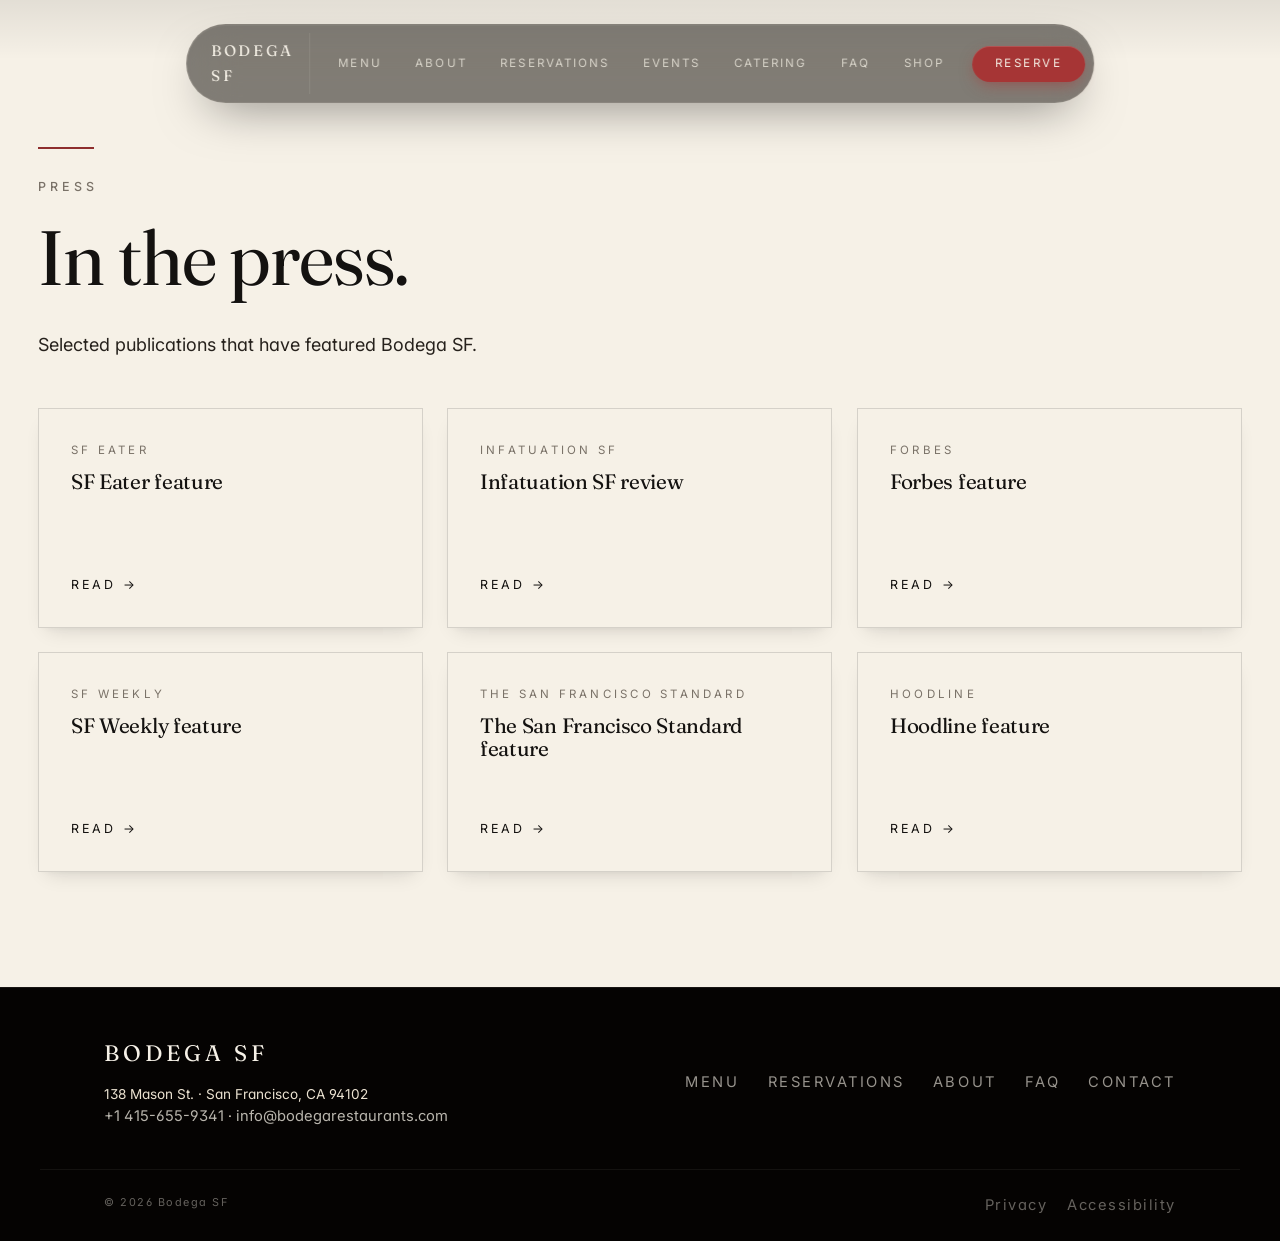
<file: press.html>
<!doctype html>
<html lang="en">
<head>
  <meta charset="utf-8" />
  <meta name="viewport" content="width=device-width,initial-scale=1,viewport-fit=cover" />
  <title>Press | Bodega SF</title>
  <meta name="description" content="Bodega SF press features. SF Eater, Infatuation SF, Forbes, SF Weekly, The San Francisco Standard, Hoodline." />
  <meta name="theme-color" content="#141210" />
  <link rel="preconnect" href="https://fonts.googleapis.com">
  <link rel="preconnect" href="https://fonts.gstatic.com" crossorigin>
  <link rel="stylesheet" href="https://fonts.googleapis.com/css2?family=Fraunces:ital,opsz,wght@0,9..144,300;0,9..144,400;0,9..144,500;0,9..144,600;1,9..144,400&family=Inter:wght@300;400;500;600&display=swap" />
  <link rel="stylesheet" href="css/styles.css" />
  <link rel="stylesheet" href="css/depth.css" />
  <link rel="stylesheet" href="css/experience.css" />
</head>
<body>

<!-- ===== Floating pill nav ===== -->
  <header class="nav-pill" role="banner">
    <a href="index.html" class="pill-brand">Bodega SF</a>
    <nav class="pill-links" aria-label="Primary">
      <a href="menu.html">Menu</a>
      <a href="about.html">About</a>
      <a href="reservations.html">Reservations</a>
      <a href="private-events.html">Events</a>
      <a href="catering.html">Catering</a>
      <a href="faq.html">FAQ</a>
      <a href="shop.html">Shop</a>
    </nav>
    <a class="pill-cta" href="https://www.opentable.com/r/bodega-sf-san-francisco" target="_blank" rel="noopener">Reserve</a>
    <button class="pill-burger" aria-label="Open menu" aria-expanded="false"><span></span></button>
  </header>

  <!-- Drawer -->
  <aside class="exp-drawer" aria-hidden="true">
    <ul>
      <li><a href="menu.html">Menu</a></li>
      <li><a href="about.html">About</a></li>
      <li><a href="reservations.html">Reservations</a></li>
      <li><a href="private-events.html">Private Events</a></li>
      <li><a href="catering.html">Catering</a></li>
      <li><a href="faq.html">FAQ</a></li>
      <li><a href="shop.html">Shop</a></li>
      <li><a href="press.html">Press</a></li>
      <li><a href="contact.html">Contact</a></li>
    </ul>
    <div class="meta">
      <a href="tel:+14156559341">Call · +1 415-655-9341</a>
      <a href="sms:+14159186831">Text · +1 415-918-6831</a>
      <a href="mailto:info@bodegarestaurants.com">info@bodegarestaurants.com</a>
    </div>
  </aside>

  <section class="press-section section" style="padding-top: calc(var(--sect) + 2rem);">
    <div class="container">
      <div class="reveal" style="max-width: 820px;">
        <div class="accent-rule"></div>
        <span class="eyebrow">Press</span>
        <h1 style="font-size: clamp(2.75rem, 6vw, 5rem);">In the press.</h1>
        <p class="lede">Selected publications that have featured Bodega SF.</p>
      </div>

      <div class="press-grid reveal">
        <article class="press-card">
          <span class="pub">SF Eater</span>
          <h3>SF Eater feature</h3>
          <span class="read">Read →</span>
        </article>
        <article class="press-card">
          <span class="pub">Infatuation SF</span>
          <h3>Infatuation SF review</h3>
          <span class="read">Read →</span>
        </article>
        <article class="press-card">
          <span class="pub">Forbes</span>
          <h3>Forbes feature</h3>
          <span class="read">Read →</span>
        </article>
        <article class="press-card">
          <span class="pub">SF Weekly</span>
          <h3>SF Weekly feature</h3>
          <span class="read">Read →</span>
        </article>
        <article class="press-card">
          <span class="pub">The San Francisco Standard</span>
          <h3>The San Francisco Standard feature</h3>
          <span class="read">Read →</span>
        </article>
        <article class="press-card">
          <span class="pub">Hoodline</span>
          <h3>Hoodline feature</h3>
          <span class="read">Read →</span>
        </article>
      </div>
    </div>
  </section>

  <!-- ===== Footer. minimal ===== -->
  <footer class="exp-footer">
    <div class="inner-min">
      <div class="f-left">
        <div class="brand">BODEGA SF</div>
        <p>138 Mason St. · San Francisco, CA 94102<br>
           <a href="tel:+14156559341">+1 415-655-9341</a> · <a href="mailto:info@bodegarestaurants.com">info@bodegarestaurants.com</a></p>
      </div>
      <nav class="f-nav" aria-label="Footer">
        <a href="menu.html">Menu</a>
        <a href="reservations.html">Reservations</a>
        <a href="about.html">About</a>
        <a href="faq.html">FAQ</a>
        <a href="contact.html">Contact</a>
      </nav>
    </div>
    <div class="base">
      <span>© <span data-year>2026</span> Bodega SF</span>
      <span><a href="#">Privacy</a><a href="#">Accessibility</a></span>
    </div>
  </footer>


  <script src="js/main.js" defer></script>
</body>
</html>
</file>
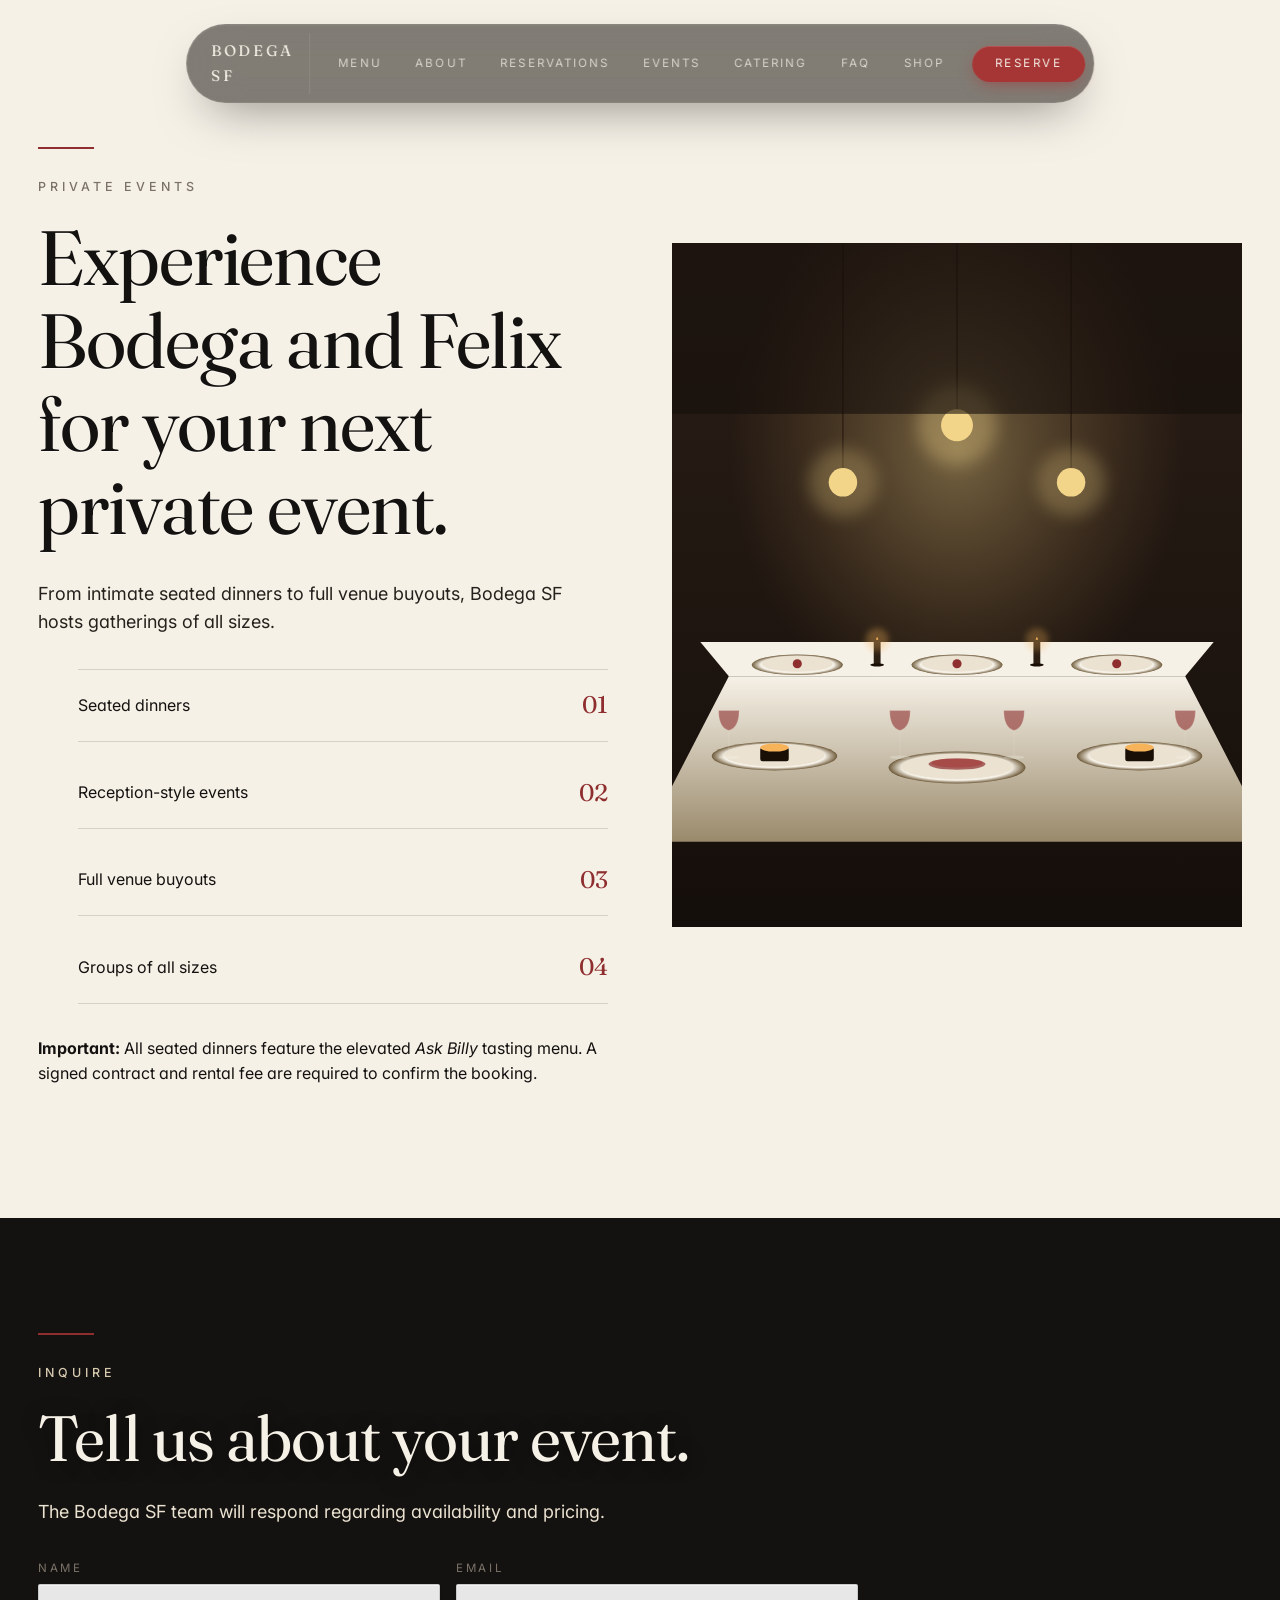
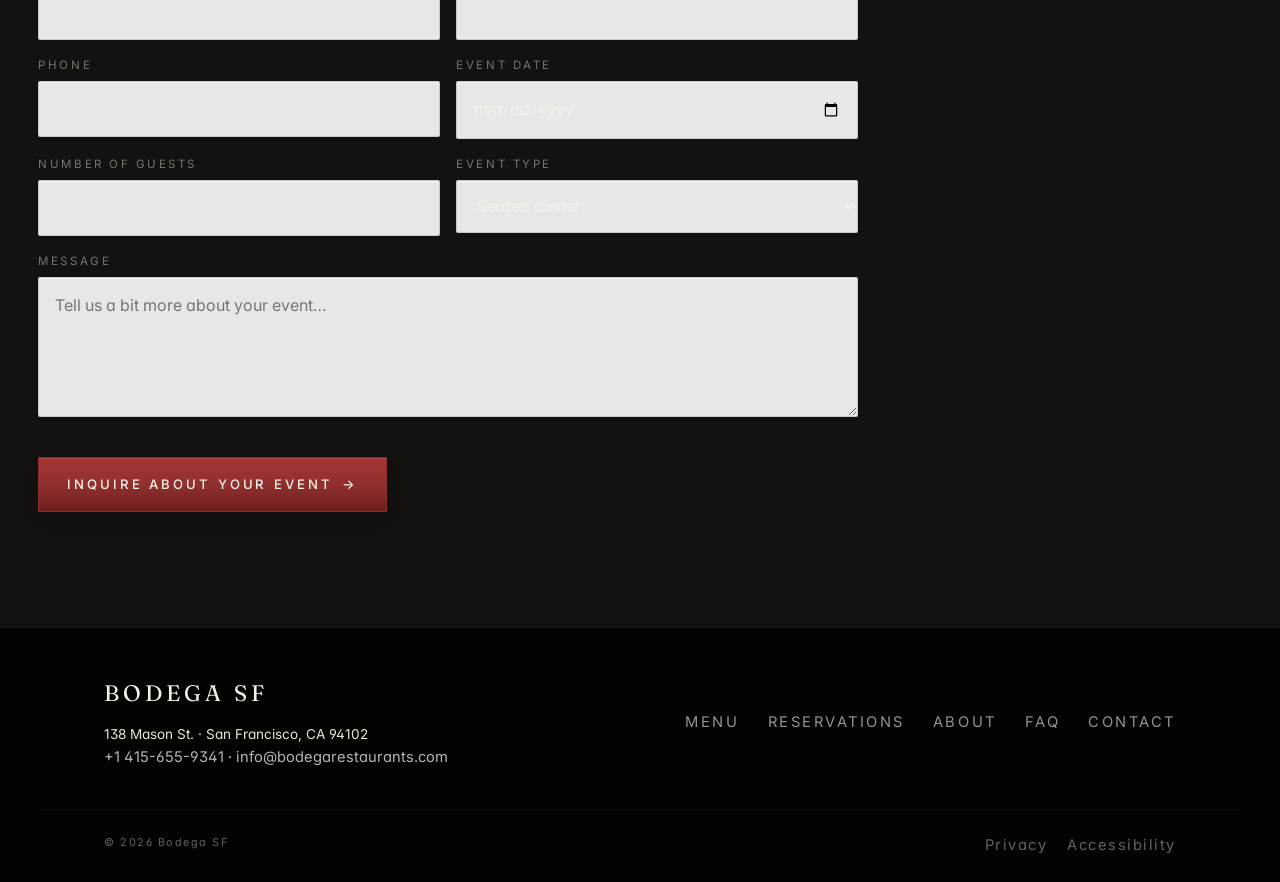
<file: private-events.html>
<!doctype html>
<html lang="en">
<head>
  <meta charset="utf-8" />
  <meta name="viewport" content="width=device-width,initial-scale=1,viewport-fit=cover" />
  <title>Private Events | Bodega SF</title>
  <meta name="description" content="Experience Bodega and Felix for your next private event. Seated dinners, reception-style events, full venue buyouts, and groups of all sizes." />
  <meta name="theme-color" content="#141210" />
  <link rel="preconnect" href="https://fonts.googleapis.com">
  <link rel="preconnect" href="https://fonts.gstatic.com" crossorigin>
  <link rel="stylesheet" href="https://fonts.googleapis.com/css2?family=Fraunces:ital,opsz,wght@0,9..144,300;0,9..144,400;0,9..144,500;0,9..144,600;1,9..144,400&family=Inter:wght@300;400;500;600&display=swap" />
  <link rel="stylesheet" href="css/styles.css" />
  <link rel="stylesheet" href="css/depth.css" />
  <link rel="stylesheet" href="css/experience.css" />
</head>
<body>

<!-- ===== Floating pill nav ===== -->
  <header class="nav-pill" role="banner">
    <a href="index.html" class="pill-brand">Bodega SF</a>
    <nav class="pill-links" aria-label="Primary">
      <a href="menu.html">Menu</a>
      <a href="about.html">About</a>
      <a href="reservations.html">Reservations</a>
      <a href="private-events.html" aria-current="page">Events</a>
      <a href="catering.html">Catering</a>
      <a href="faq.html">FAQ</a>
      <a href="shop.html">Shop</a>
    </nav>
    <a class="pill-cta" href="https://www.opentable.com/r/bodega-sf-san-francisco" target="_blank" rel="noopener">Reserve</a>
    <button class="pill-burger" aria-label="Open menu" aria-expanded="false"><span></span></button>
  </header>

  <!-- Drawer -->
  <aside class="exp-drawer" aria-hidden="true">
    <ul>
      <li><a href="menu.html">Menu</a></li>
      <li><a href="about.html">About</a></li>
      <li><a href="reservations.html">Reservations</a></li>
      <li><a href="private-events.html">Private Events</a></li>
      <li><a href="catering.html">Catering</a></li>
      <li><a href="faq.html">FAQ</a></li>
      <li><a href="shop.html">Shop</a></li>
      <li><a href="press.html">Press</a></li>
      <li><a href="contact.html">Contact</a></li>
    </ul>
    <div class="meta">
      <a href="tel:+14156559341">Call · +1 415-655-9341</a>
      <a href="sms:+14159186831">Text · +1 415-918-6831</a>
      <a href="mailto:info@bodegarestaurants.com">info@bodegarestaurants.com</a>
    </div>
  </aside>

  <section class="pevents section" style="padding-top: calc(var(--sect) + 2rem);">
    <div class="container split">
      <div class="reveal">
        <div class="accent-rule"></div>
        <span class="eyebrow">Private Events</span>
        <h1 style="font-size: clamp(2.5rem, 6vw, 5rem);">Experience Bodega and Felix for your next private event.</h1>
        <p class="lede">From intimate seated dinners to full venue buyouts, Bodega SF hosts gatherings of all sizes.</p>

        <ul class="features">
          <li><span>Seated dinners</span><span class="num">01</span></li>
          <li><span>Reception-style events</span><span class="num">02</span></li>
          <li><span>Full venue buyouts</span><span class="num">03</span></li>
          <li><span>Groups of all sizes</span><span class="num">04</span></li>
        </ul>

        <p><strong>Important:</strong> All seated dinners feature the elevated <em>Ask Billy</em> tasting menu. A signed contract and rental fee are required to confirm the booking.</p>
      </div>

      <div class="img reveal" aria-hidden="true"></div>
    </div>
  </section>

  <section class="section" style="background: var(--ink); color: var(--paper);">
    <div class="container">
      <div class="reveal" style="max-width: 760px;">
        <div class="accent-rule"></div>
        <span class="eyebrow" style="color: var(--sand);">Inquire</span>
        <h2 style="color: var(--paper);">Tell us about your event.</h2>
        <p class="lede" style="color: var(--cream);">The Bodega SF team will respond regarding availability and pricing.</p>
      </div>

      <form data-form="Private Event" class="reveal" style="margin-top: 2rem; max-width: 820px;">
        <div class="form-grid">
          <div>
            <label for="pe-name">Name</label>
            <input id="pe-name" name="Name" type="text" required />
          </div>
          <div>
            <label for="pe-email">Email</label>
            <input id="pe-email" name="Email" type="email" required />
          </div>
          <div>
            <label for="pe-phone">Phone</label>
            <input id="pe-phone" name="Phone" type="tel" />
          </div>
          <div>
            <label for="pe-date">Event date</label>
            <input id="pe-date" name="Event Date" type="date" />
          </div>
          <div>
            <label for="pe-guests">Number of guests</label>
            <input id="pe-guests" name="Guests" type="number" min="1" />
          </div>
          <div>
            <label for="pe-type">Event type</label>
            <select id="pe-type" name="Event Type">
              <option>Seated dinner</option>
              <option>Reception-style event</option>
              <option>Full venue buyout</option>
              <option>Other</option>
            </select>
          </div>
          <div class="full">
            <label for="pe-msg">Message</label>
            <textarea id="pe-msg" name="Message" placeholder="Tell us a bit more about your event…"></textarea>
          </div>
          <div class="full" style="margin-top: 1rem;">
            <button type="submit" class="btn accent">Inquire About Your Event <span class="arrow">→</span></button>
          </div>
        </div>
      </form>
    </div>
  </section>

  <!-- ===== Footer. minimal ===== -->
  <footer class="exp-footer">
    <div class="inner-min">
      <div class="f-left">
        <div class="brand">BODEGA SF</div>
        <p>138 Mason St. · San Francisco, CA 94102<br>
           <a href="tel:+14156559341">+1 415-655-9341</a> · <a href="mailto:info@bodegarestaurants.com">info@bodegarestaurants.com</a></p>
      </div>
      <nav class="f-nav" aria-label="Footer">
        <a href="menu.html">Menu</a>
        <a href="reservations.html">Reservations</a>
        <a href="about.html">About</a>
        <a href="faq.html">FAQ</a>
        <a href="contact.html">Contact</a>
      </nav>
    </div>
    <div class="base">
      <span>© <span data-year>2026</span> Bodega SF</span>
      <span><a href="#">Privacy</a><a href="#">Accessibility</a></span>
    </div>
  </footer>


  <script src="js/main.js" defer></script>
</body>
</html>
</file>
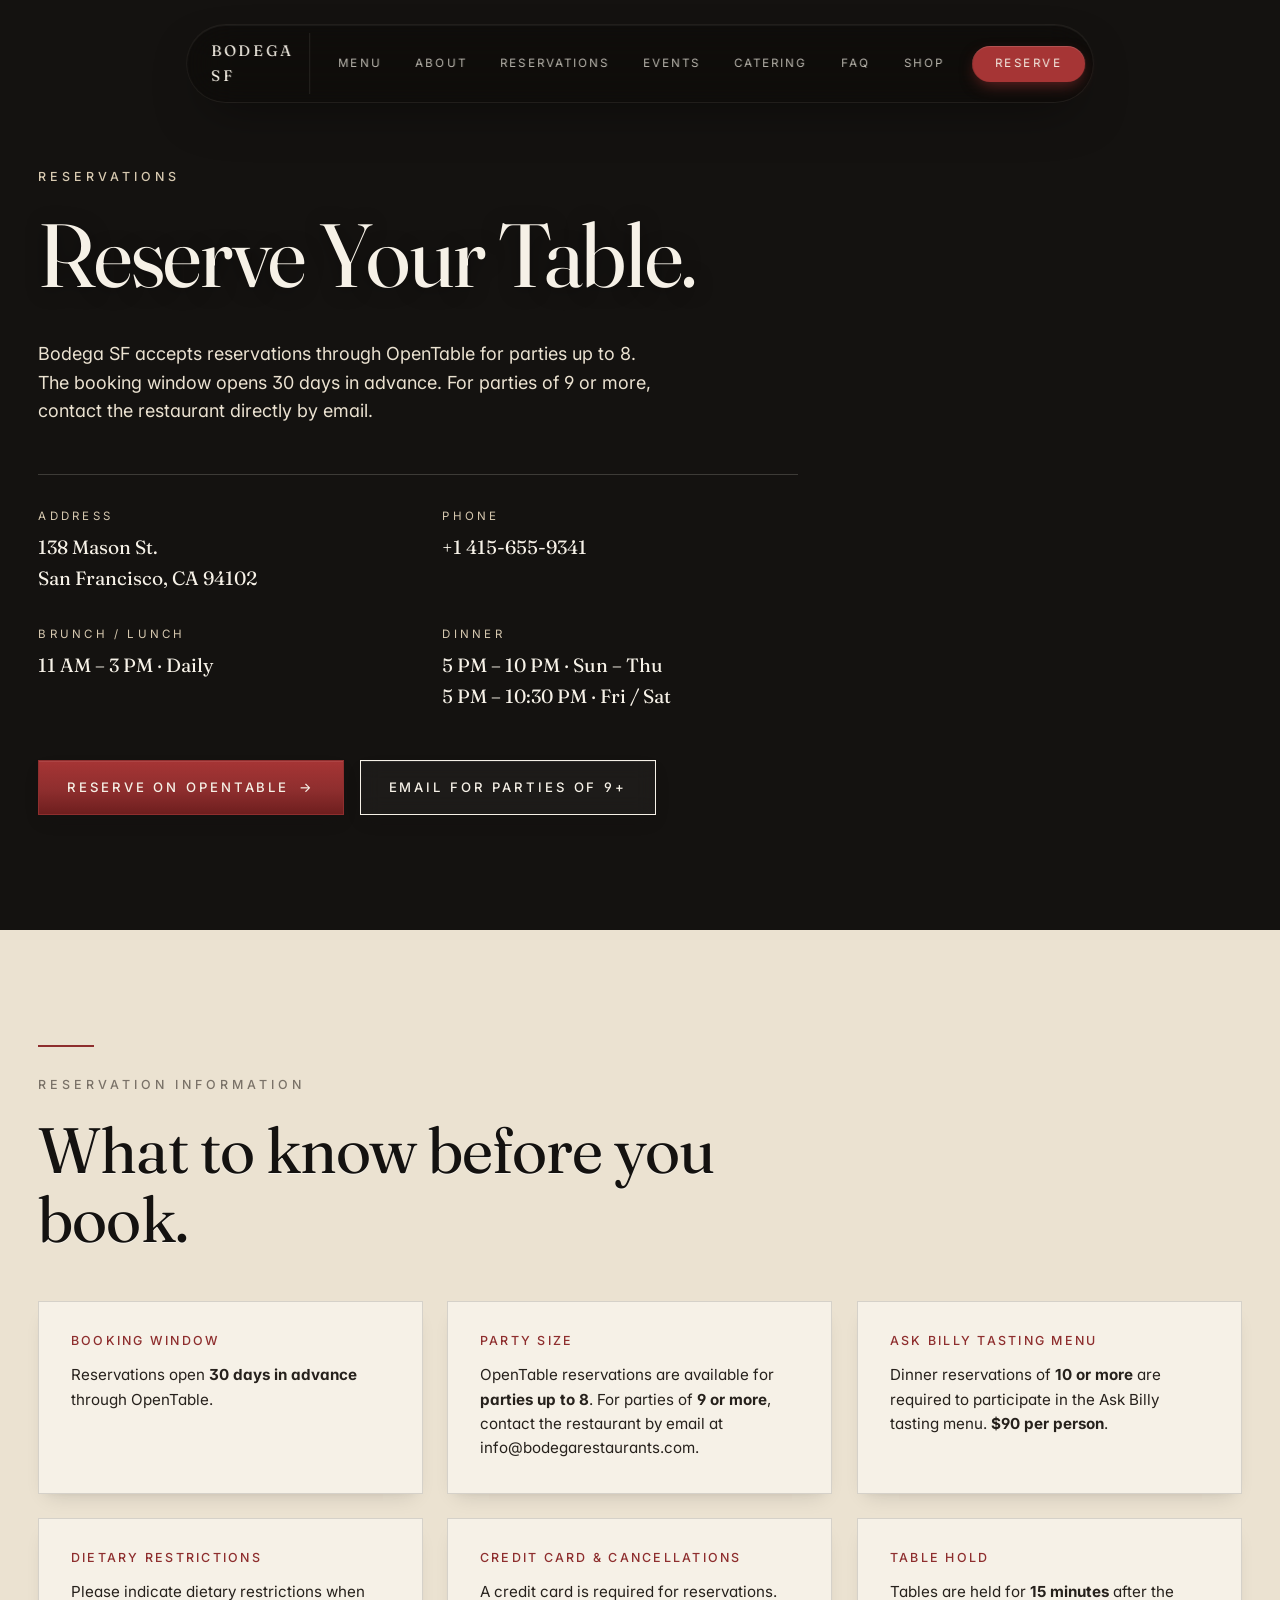
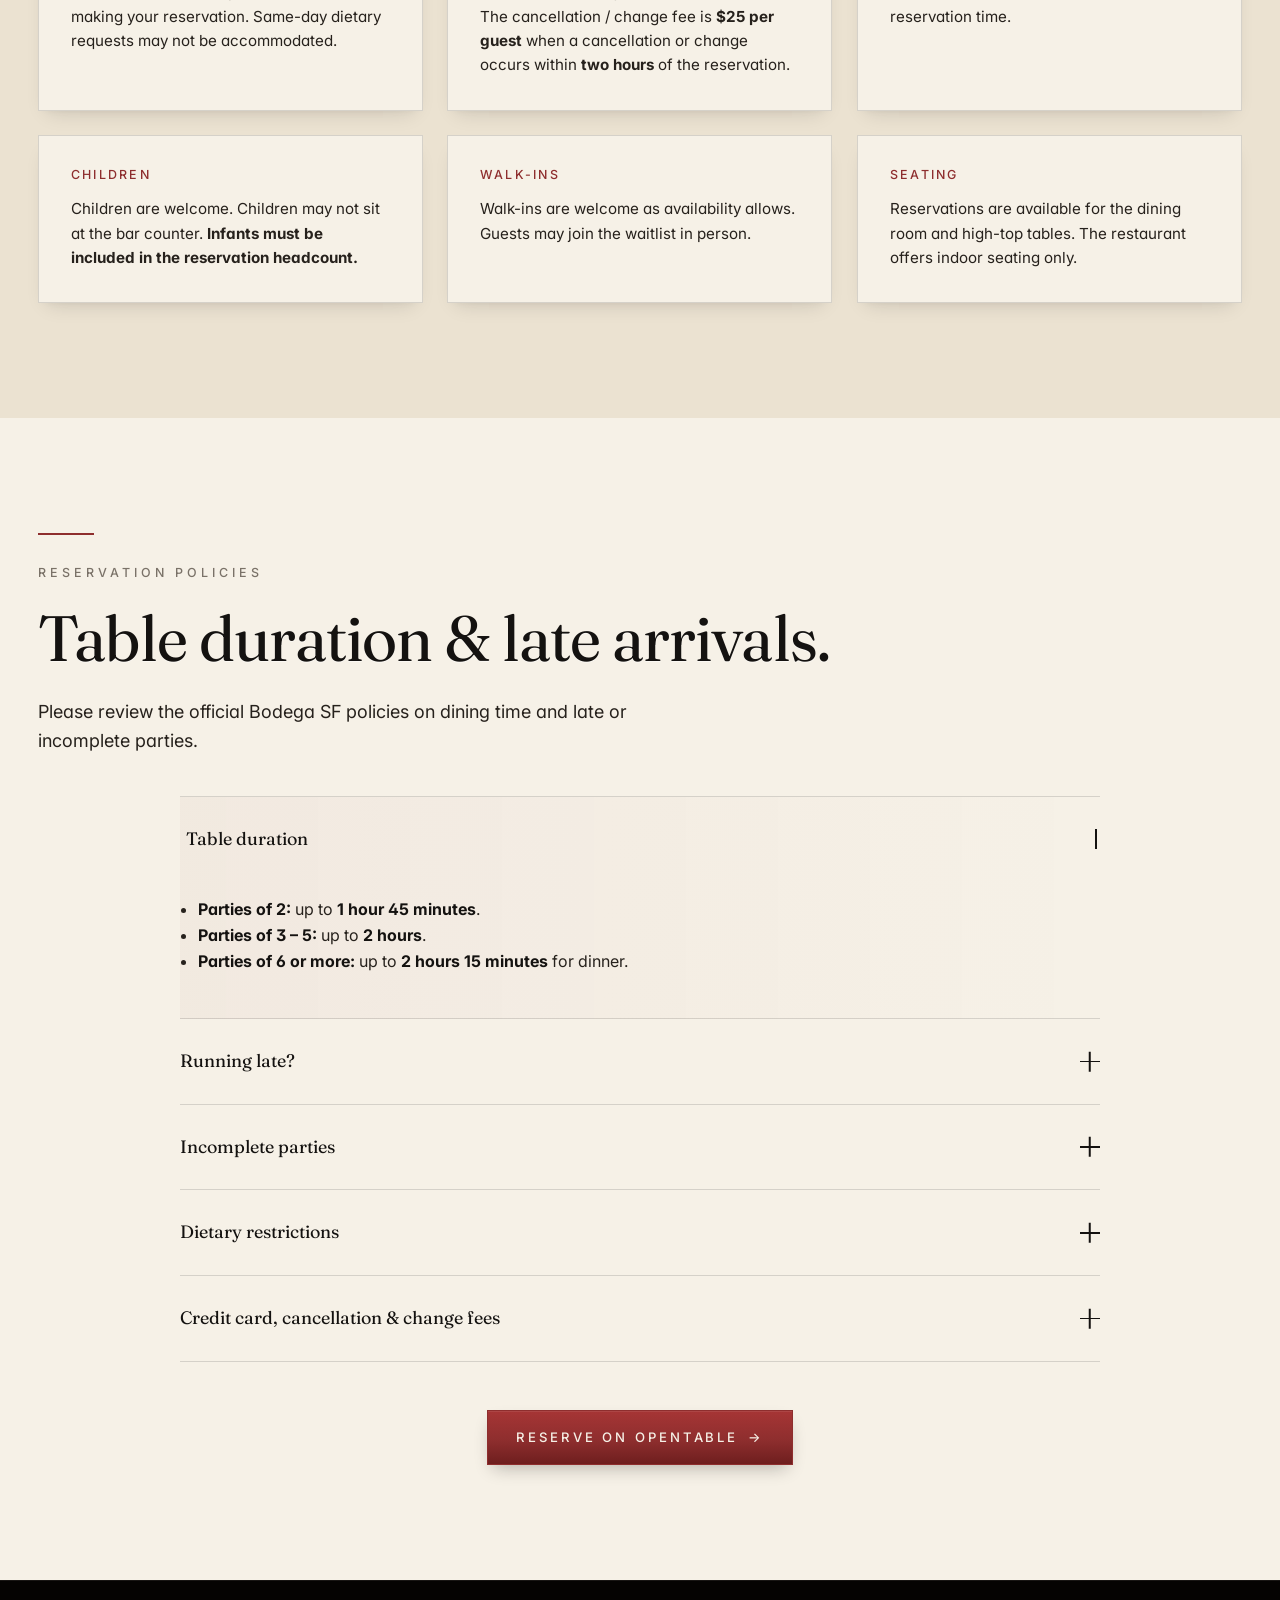
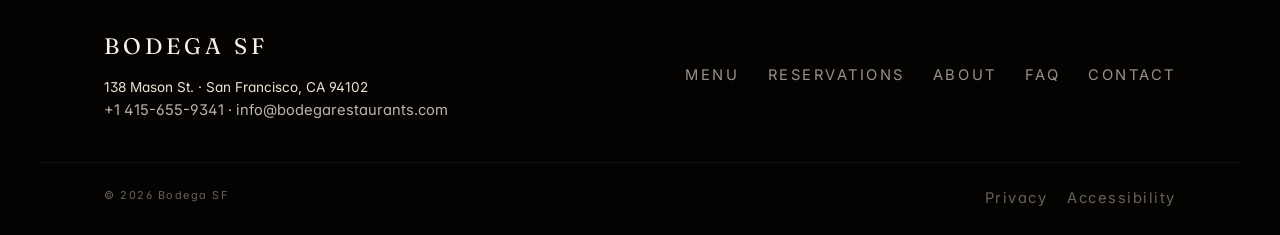
<file: reservations.html>
<!doctype html>
<html lang="en">
<head>
  <meta charset="utf-8" />
  <meta name="viewport" content="width=device-width,initial-scale=1,viewport-fit=cover" />
  <title>Reservations | Bodega SF</title>
  <meta name="description" content="Reserve your table at Bodega SF. Booking opens 30 days in advance via OpenTable for parties up to 8. Policies, table duration, and late-arrival information." />
  <meta name="theme-color" content="#141210" />
  <link rel="preconnect" href="https://fonts.googleapis.com">
  <link rel="preconnect" href="https://fonts.gstatic.com" crossorigin>
  <link rel="stylesheet" href="https://fonts.googleapis.com/css2?family=Fraunces:ital,opsz,wght@0,9..144,300;0,9..144,400;0,9..144,500;0,9..144,600;1,9..144,400&family=Inter:wght@300;400;500;600&display=swap" />
  <link rel="stylesheet" href="css/styles.css" />
  <link rel="stylesheet" href="css/depth.css" />
  <link rel="stylesheet" href="css/experience.css" />
</head>
<body>

<!-- ===== Floating pill nav ===== -->
  <header class="nav-pill" role="banner">
    <a href="index.html" class="pill-brand">Bodega SF</a>
    <nav class="pill-links" aria-label="Primary">
      <a href="menu.html">Menu</a>
      <a href="about.html">About</a>
      <a href="reservations.html" aria-current="page">Reservations</a>
      <a href="private-events.html">Events</a>
      <a href="catering.html">Catering</a>
      <a href="faq.html">FAQ</a>
      <a href="shop.html">Shop</a>
    </nav>
    <a class="pill-cta" href="https://www.opentable.com/r/bodega-sf-san-francisco" target="_blank" rel="noopener">Reserve</a>
    <button class="pill-burger" aria-label="Open menu" aria-expanded="false"><span></span></button>
  </header>

  <!-- Drawer -->
  <aside class="exp-drawer" aria-hidden="true">
    <ul>
      <li><a href="menu.html">Menu</a></li>
      <li><a href="about.html">About</a></li>
      <li><a href="reservations.html">Reservations</a></li>
      <li><a href="private-events.html">Private Events</a></li>
      <li><a href="catering.html">Catering</a></li>
      <li><a href="faq.html">FAQ</a></li>
      <li><a href="shop.html">Shop</a></li>
      <li><a href="press.html">Press</a></li>
      <li><a href="contact.html">Contact</a></li>
    </ul>
    <div class="meta">
      <a href="tel:+14156559341">Call · +1 415-655-9341</a>
      <a href="sms:+14159186831">Text · +1 415-918-6831</a>
      <a href="mailto:info@bodegarestaurants.com">info@bodegarestaurants.com</a>
    </div>
  </aside>

  <!-- Hero -->
  <section class="reservations-hero">
    <div class="container">
      <div class="reveal">
        <span class="eyebrow" style="color: var(--sand);">Reservations</span>
        <h1>Reserve Your Table.</h1>
        <p class="lede">Bodega SF accepts reservations through OpenTable for parties up to 8. The booking window opens 30 days in advance. For parties of 9 or more, contact the restaurant directly by email.</p>

        <div class="hours-grid">
          <div><div class="label">Address</div><div class="value">138 Mason St.<br>San Francisco, CA 94102</div></div>
          <div><div class="label">Phone</div><div class="value"><a href="tel:+14156559341">+1 415-655-9341</a></div></div>
          <div><div class="label">Brunch / Lunch</div><div class="value">11 AM – 3 PM · Daily</div></div>
          <div><div class="label">Dinner</div><div class="value">5 PM – 10 PM · Sun – Thu<br>5 PM – 10:30 PM · Fri / Sat</div></div>
        </div>

        <div style="display: flex; gap: 1rem; margin-top: 3rem; flex-wrap: wrap;">
          <a class="btn accent" href="https://www.opentable.com/r/bodega-sf-san-francisco" target="_blank" rel="noopener">Reserve on OpenTable <span class="arrow">→</span></a>
          <a class="btn ghost light" href="mailto:info@bodegarestaurants.com?subject=Large%20Party%20Inquiry">Email for Parties of 9+</a>
        </div>
      </div>
    </div>
  </section>

  <!-- Policy highlights -->
  <section class="section" style="background: var(--cream);">
    <div class="container">
      <div class="reveal" style="max-width: 820px;">
        <div class="accent-rule"></div>
        <span class="eyebrow">Reservation Information</span>
        <h2>What to know before you book.</h2>
      </div>

      <div class="policy-grid reveal">
        <div class="policy-card">
          <h4>Booking Window</h4>
          <p>Reservations open <strong>30 days in advance</strong> through OpenTable.</p>
        </div>
        <div class="policy-card">
          <h4>Party Size</h4>
          <p>OpenTable reservations are available for <strong>parties up to 8</strong>. For parties of <strong>9 or more</strong>, contact the restaurant by email at info@bodegarestaurants.com.</p>
        </div>
        <div class="policy-card">
          <h4>Ask Billy Tasting Menu</h4>
          <p>Dinner reservations of <strong>10 or more</strong> are required to participate in the Ask Billy tasting menu. <strong>$90 per person</strong>.</p>
        </div>
        <div class="policy-card">
          <h4>Dietary Restrictions</h4>
          <p>Please indicate dietary restrictions when making your reservation. Same-day dietary requests may not be accommodated.</p>
        </div>
        <div class="policy-card">
          <h4>Credit Card & Cancellations</h4>
          <p>A credit card is required for reservations. The cancellation / change fee is <strong>$25 per guest</strong> when a cancellation or change occurs within <strong>two hours</strong> of the reservation.</p>
        </div>
        <div class="policy-card">
          <h4>Table Hold</h4>
          <p>Tables are held for <strong>15 minutes</strong> after the reservation time.</p>
        </div>
        <div class="policy-card">
          <h4>Children</h4>
          <p>Children are welcome. Children may not sit at the bar counter. <strong>Infants must be included in the reservation headcount.</strong></p>
        </div>
        <div class="policy-card">
          <h4>Walk-Ins</h4>
          <p>Walk-ins are welcome as availability allows. Guests may join the waitlist in person.</p>
        </div>
        <div class="policy-card">
          <h4>Seating</h4>
          <p>Reservations are available for the dining room and high-top tables. The restaurant offers indoor seating only.</p>
        </div>
      </div>
    </div>
  </section>

  <!-- Table duration + late/incomplete -->
  <section class="section" style="background: var(--paper);">
    <div class="container">
      <div class="reveal" style="max-width: 820px;">
        <div class="accent-rule"></div>
        <span class="eyebrow">Reservation Policies</span>
        <h2>Table duration & late arrivals.</h2>
        <p class="lede">Please review the official Bodega SF policies on dining time and late or incomplete parties.</p>
      </div>

      <div class="faq-list reveal" style="margin-top: 2.5rem;">
        <details class="faq-item" open>
          <summary class="faq-q">Table duration <span class="plus" aria-hidden="true"></span></summary>
          <div class="faq-a"><div class="faq-a-inner">
            <ul>
              <li><strong>Parties of 2:</strong> up to <strong>1 hour 45 minutes</strong>.</li>
              <li><strong>Parties of 3 – 5:</strong> up to <strong>2 hours</strong>.</li>
              <li><strong>Parties of 6 or more:</strong> up to <strong>2 hours 15 minutes</strong> for dinner.</li>
            </ul>
          </div></div>
        </details>

        <details class="faq-item">
          <summary class="faq-q">Running late? <span class="plus" aria-hidden="true"></span></summary>
          <div class="faq-a"><div class="faq-a-inner">
            <p>Guests who are running late should message the restaurant through OpenTable. The table will continue to be held for the reservation; however, the dining time remains based on the original reservation time.</p>
          </div></div>
        </details>

        <details class="faq-item">
          <summary class="faq-q">Incomplete parties <span class="plus" aria-hidden="true"></span></summary>
          <div class="faq-a"><div class="faq-a-inner">
            <p>Incomplete parties can still be seated. The reserved dining window continues from the original reservation time.</p>
          </div></div>
        </details>

        <details class="faq-item">
          <summary class="faq-q">Dietary restrictions <span class="plus" aria-hidden="true"></span></summary>
          <div class="faq-a"><div class="faq-a-inner">
            <p>Bodega SF offers gluten-free and vegetarian items. Please mention any dietary restrictions when making your reservation. The restaurant will guide guests through the available options. Please note that some allergies or dietary restrictions may not be accommodated due to the nature of Vietnamese cuisine. Same-day dietary requests may not be accommodated.</p>
          </div></div>
        </details>

        <details class="faq-item">
          <summary class="faq-q">Credit card, cancellation & change fees <span class="plus" aria-hidden="true"></span></summary>
          <div class="faq-a"><div class="faq-a-inner">
            <p>A credit card is required to secure a reservation. The cancellation / change fee is <strong>$25 per guest</strong> when a cancellation or change occurs within two hours of the reservation.</p>
          </div></div>
        </details>
      </div>

      <div class="text-center" style="margin-top: 3rem;">
        <a class="btn accent" href="https://www.opentable.com/r/bodega-sf-san-francisco" target="_blank" rel="noopener">Reserve on OpenTable <span class="arrow">→</span></a>
      </div>
    </div>
  </section>

  <!-- ===== Footer. minimal ===== -->
  <footer class="exp-footer">
    <div class="inner-min">
      <div class="f-left">
        <div class="brand">BODEGA SF</div>
        <p>138 Mason St. · San Francisco, CA 94102<br>
           <a href="tel:+14156559341">+1 415-655-9341</a> · <a href="mailto:info@bodegarestaurants.com">info@bodegarestaurants.com</a></p>
      </div>
      <nav class="f-nav" aria-label="Footer">
        <a href="menu.html">Menu</a>
        <a href="reservations.html">Reservations</a>
        <a href="about.html">About</a>
        <a href="faq.html">FAQ</a>
        <a href="contact.html">Contact</a>
      </nav>
    </div>
    <div class="base">
      <span>© <span data-year>2026</span> Bodega SF</span>
      <span><a href="#">Privacy</a><a href="#">Accessibility</a></span>
    </div>
  </footer>


  <script src="js/main.js" defer></script>
</body>
</html>
</file>
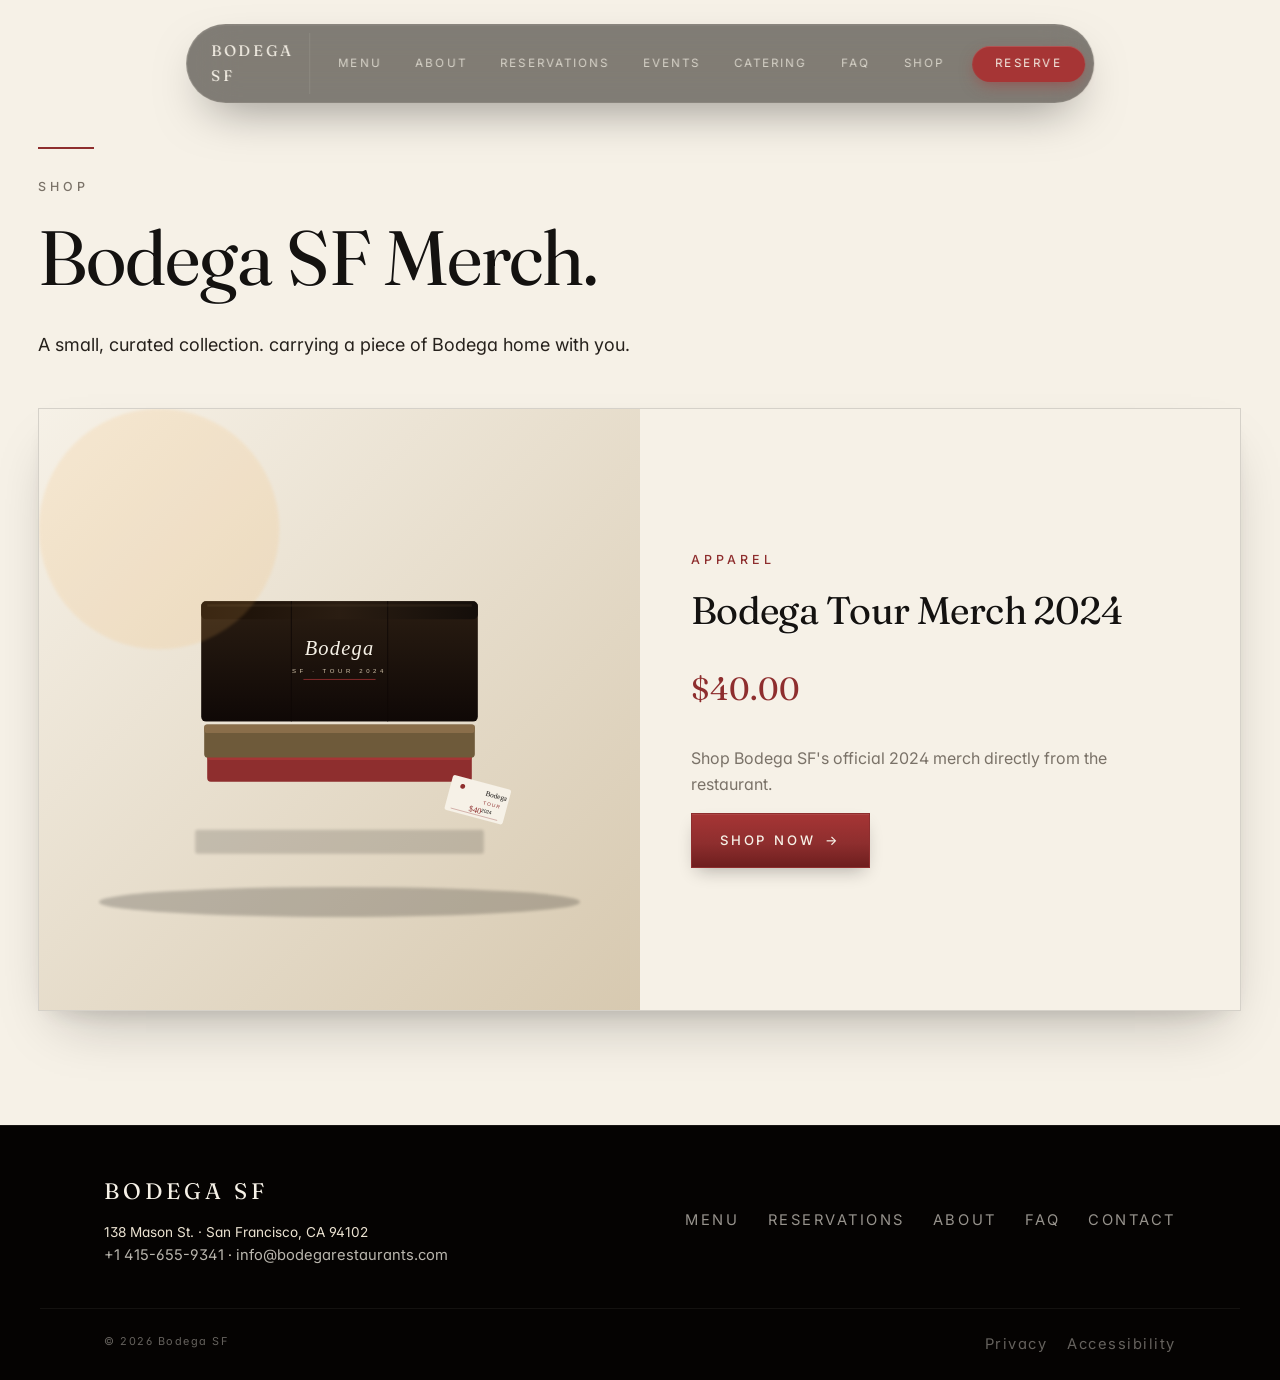
<file: shop.html>
<!doctype html>
<html lang="en">
<head>
  <meta charset="utf-8" />
  <meta name="viewport" content="width=device-width,initial-scale=1,viewport-fit=cover" />
  <title>Shop | Bodega SF</title>
  <meta name="description" content="Shop Bodega SF. Bodega Tour Merch 2024." />
  <meta name="theme-color" content="#141210" />
  <link rel="preconnect" href="https://fonts.googleapis.com">
  <link rel="preconnect" href="https://fonts.gstatic.com" crossorigin>
  <link rel="stylesheet" href="https://fonts.googleapis.com/css2?family=Fraunces:ital,opsz,wght@0,9..144,300;0,9..144,400;0,9..144,500;0,9..144,600;1,9..144,400&family=Inter:wght@300;400;500;600&display=swap" />
  <link rel="stylesheet" href="css/styles.css" />
  <link rel="stylesheet" href="css/depth.css" />
  <link rel="stylesheet" href="css/experience.css" />
</head>
<body>

<!-- ===== Floating pill nav ===== -->
  <header class="nav-pill" role="banner">
    <a href="index.html" class="pill-brand">Bodega SF</a>
    <nav class="pill-links" aria-label="Primary">
      <a href="menu.html">Menu</a>
      <a href="about.html">About</a>
      <a href="reservations.html">Reservations</a>
      <a href="private-events.html">Events</a>
      <a href="catering.html">Catering</a>
      <a href="faq.html">FAQ</a>
      <a href="shop.html" aria-current="page">Shop</a>
    </nav>
    <a class="pill-cta" href="https://www.opentable.com/r/bodega-sf-san-francisco" target="_blank" rel="noopener">Reserve</a>
    <button class="pill-burger" aria-label="Open menu" aria-expanded="false"><span></span></button>
  </header>

  <!-- Drawer -->
  <aside class="exp-drawer" aria-hidden="true">
    <ul>
      <li><a href="menu.html">Menu</a></li>
      <li><a href="about.html">About</a></li>
      <li><a href="reservations.html">Reservations</a></li>
      <li><a href="private-events.html">Private Events</a></li>
      <li><a href="catering.html">Catering</a></li>
      <li><a href="faq.html">FAQ</a></li>
      <li><a href="shop.html">Shop</a></li>
      <li><a href="press.html">Press</a></li>
      <li><a href="contact.html">Contact</a></li>
    </ul>
    <div class="meta">
      <a href="tel:+14156559341">Call · +1 415-655-9341</a>
      <a href="sms:+14159186831">Text · +1 415-918-6831</a>
      <a href="mailto:info@bodegarestaurants.com">info@bodegarestaurants.com</a>
    </div>
  </aside>

  <section class="section" style="padding-top: calc(var(--sect) + 2rem); background: var(--paper);">
    <div class="container">
      <div class="reveal" style="max-width: 820px;">
        <div class="accent-rule"></div>
        <span class="eyebrow">Shop</span>
        <h1 style="font-size: clamp(2.75rem, 6vw, 5rem);">Bodega SF Merch.</h1>
        <p class="lede">A small, curated collection. carrying a piece of Bodega home with you.</p>
      </div>

      <div class="shop-card reveal" style="margin-top: 3rem;">
        <div class="img" aria-hidden="true"></div>
        <div class="body">
          <span class="eyebrow accent">Apparel</span>
          <h2 style="font-size: clamp(1.75rem, 3vw, 2.5rem);">Bodega Tour Merch 2024</h2>
          <div class="price">$40.00</div>
          <p class="muted">Shop Bodega SF's official 2024 merch directly from the restaurant.</p>
          <div>
            <a class="btn accent" href="mailto:info@bodegarestaurants.com?subject=Bodega%20Tour%20Merch%202024">Shop Now <span class="arrow">→</span></a>
          </div>
        </div>
      </div>
    </div>
  </section>

  <!-- ===== Footer. minimal ===== -->
  <footer class="exp-footer">
    <div class="inner-min">
      <div class="f-left">
        <div class="brand">BODEGA SF</div>
        <p>138 Mason St. · San Francisco, CA 94102<br>
           <a href="tel:+14156559341">+1 415-655-9341</a> · <a href="mailto:info@bodegarestaurants.com">info@bodegarestaurants.com</a></p>
      </div>
      <nav class="f-nav" aria-label="Footer">
        <a href="menu.html">Menu</a>
        <a href="reservations.html">Reservations</a>
        <a href="about.html">About</a>
        <a href="faq.html">FAQ</a>
        <a href="contact.html">Contact</a>
      </nav>
    </div>
    <div class="base">
      <span>© <span data-year>2026</span> Bodega SF</span>
      <span><a href="#">Privacy</a><a href="#">Accessibility</a></span>
    </div>
  </footer>


  <script src="js/main.js" defer></script>
</body>
</html>
</file>
<file: css/styles.css>
/* =========================================================
   Bodega SF — Premium Redesign
   Palette: ink, paper, cream, burgundy accent, muted gold
   Typography: Fraunces (serif editorial) + Inter (sans)
   ========================================================= */

:root {
  --ink:        #141210;
  --ink-soft:   #26211c;
  --paper:      #F6F1E7;
  --cream:      #EBE2D1;
  --sand:       #D7C9B0;
  --accent:     #8E2E2E;
  --accent-dk:  #6E1E1E;
  --gold:       #B88C4A;
  --muted:      #7a7268;
  --line:       rgba(20, 18, 16, 0.14);
  --line-light: rgba(246, 241, 231, 0.18);

  --serif: "Fraunces", "Playfair Display", Georgia, serif;
  --sans:  "Inter", "Helvetica Neue", Arial, sans-serif;

  --max:   1360px;
  --gutter: clamp(1.25rem, 3vw, 2.5rem);
  --sect:   clamp(4.5rem, 9vw, 8rem);

  --ease:   cubic-bezier(.22,.61,.36,1);
}

/* ---------- Reset ---------- */
*,*::before,*::after { box-sizing: border-box; }
html { scroll-behavior: smooth; -webkit-text-size-adjust: 100%; }
body {
  margin: 0;
  font-family: var(--sans);
  font-size: 16px;
  line-height: 1.6;
  color: var(--ink);
  background: var(--paper);
  font-feature-settings: "ss01","cv11";
  -webkit-font-smoothing: antialiased;
}
img, svg, video { display: block; max-width: 100%; height: auto; }
a { color: inherit; text-decoration: none; }
button { font: inherit; cursor: pointer; border: 0; background: none; color: inherit; }
input, textarea, select {
  font: inherit; color: inherit; background: transparent;
  border: 1px solid var(--line); padding: .9rem 1rem; width: 100%;
  border-radius: 2px; transition: border-color .25s var(--ease);
}
input:focus, textarea:focus, select:focus {
  outline: 2px solid var(--accent); outline-offset: 2px; border-color: var(--accent);
}
::selection { background: var(--accent); color: var(--paper); }

/* ---------- Typography ---------- */
h1,h2,h3,h4 { font-family: var(--serif); font-weight: 400; color: var(--ink); margin: 0 0 .4em; letter-spacing: -0.015em; line-height: 1.08; }
h1 { font-size: clamp(2.75rem, 7vw, 6.5rem); }
h2 { font-size: clamp(2rem, 5vw, 4rem); }
h3 { font-size: clamp(1.4rem, 2.3vw, 2rem); }
h4 { font-size: 1.125rem; font-family: var(--sans); font-weight: 500; letter-spacing: .14em; text-transform: uppercase; }
p  { margin: 0 0 1rem; max-width: 62ch; }

.eyebrow {
  display: inline-block;
  font-family: var(--sans);
  font-size: .78rem;
  font-weight: 500;
  letter-spacing: .32em;
  text-transform: uppercase;
  color: var(--muted);
  margin-bottom: 1.25rem;
}
.eyebrow.accent { color: var(--accent); }

.lede { font-size: clamp(1.125rem, 1.4vw, 1.3rem); color: var(--ink-soft); max-width: 56ch; }

/* ---------- Layout ---------- */
.container { max-width: var(--max); margin: 0 auto; padding-inline: var(--gutter); }
.section   { padding-block: var(--sect); }
.rule      { height: 1px; background: var(--line); border: 0; margin: 0; }
.split     { display: grid; grid-template-columns: 1fr 1fr; gap: clamp(2rem,5vw,5rem); align-items: center; }
@media (max-width: 820px){ .split { grid-template-columns: 1fr; } }

/* ---------- Buttons ---------- */
.btn {
  display: inline-flex; align-items: center; gap: .6rem;
  padding: 1rem 1.75rem;
  font-family: var(--sans);
  font-size: .82rem;
  font-weight: 500;
  letter-spacing: .22em;
  text-transform: uppercase;
  background: var(--ink); color: var(--paper);
  border: 1px solid var(--ink);
  transition: all .35s var(--ease);
  position: relative; overflow: hidden;
}
.btn:hover { background: var(--accent); border-color: var(--accent); color: var(--paper); transform: translateY(-1px); }
.btn.ghost { background: transparent; color: var(--ink); }
.btn.ghost:hover { background: var(--ink); color: var(--paper); }
.btn.ghost.light { color: var(--paper); border-color: var(--paper); }
.btn.ghost.light:hover { background: var(--paper); color: var(--ink); }
.btn.accent { background: var(--accent); border-color: var(--accent); }
.btn.accent:hover { background: var(--accent-dk); border-color: var(--accent-dk); }
.btn .arrow { display:inline-block; transition: transform .3s var(--ease); }
.btn:hover .arrow { transform: translateX(4px); }

/* ---------- Nav ---------- */
.nav {
  position: fixed; inset: 0 0 auto 0; z-index: 50;
  display: flex; align-items: center; justify-content: space-between;
  padding: 1.25rem var(--gutter);
  transition: background .4s var(--ease), padding .4s var(--ease), color .4s var(--ease);
  color: var(--paper);
}
.nav.scrolled { background: rgba(246,241,231,.96); backdrop-filter: blur(12px); color: var(--ink); padding-block: .9rem; border-bottom: 1px solid var(--line); }
.nav .brand {
  font-family: var(--serif); font-size: 1.35rem; letter-spacing: .14em; text-transform: uppercase;
}
.nav ul { list-style: none; display: flex; gap: 2rem; margin: 0; padding: 0; }
.nav li a {
  font-size: .78rem; letter-spacing: .22em; text-transform: uppercase; position: relative;
  padding-block: .25rem;
}
.nav li a::after {
  content:""; position:absolute; left:0; right:0; bottom:-4px; height:1px; background: currentColor;
  transform: scaleX(0); transform-origin: left; transition: transform .35s var(--ease);
}
.nav li a:hover::after, .nav li a[aria-current="page"]::after { transform: scaleX(1); }
.nav .cta-wrap { display: flex; align-items: center; gap: 1rem; }
.nav .burger { display: none; width: 44px; height: 44px; align-items: center; justify-content: center; }
.nav .burger span { display:block; width: 22px; height: 1.5px; background: currentColor; position: relative; }
.nav .burger span::before, .nav .burger span::after {
  content:""; position:absolute; left:0; width:22px; height:1.5px; background: currentColor;
  transition: transform .3s var(--ease);
}
.nav .burger span::before { top:-6px; }
.nav .burger span::after  { top: 6px; }
body.menu-open .nav .burger span { background: transparent; }
body.menu-open .nav .burger span::before { transform: translateY(6px) rotate(45deg); }
body.menu-open .nav .burger span::after  { transform: translateY(-6px) rotate(-45deg); }

@media (max-width: 1024px) {
  .nav ul.primary { display: none; }
  .nav .burger { display: inline-flex; }
  .nav .cta-wrap .btn.inline-reserve { display: none; }
}

/* Mobile drawer */
.drawer {
  position: fixed; inset: 0; z-index: 45;
  background: #0f0d0b;
  color: var(--paper);
  visibility: hidden;
  opacity: 0;
  transform: translateY(-2%);
  transition: opacity .45s var(--ease), transform .5s var(--ease), visibility 0s linear .45s;
  display: flex; flex-direction: column; justify-content: flex-start;
  padding: 5.5rem var(--gutter) 6rem;
  overflow-y: auto;
  overscroll-behavior: contain;
  -webkit-overflow-scrolling: touch;
}
body.menu-open .drawer {
  transform: translateY(0);
  opacity: 1;
  visibility: visible;
  transition: opacity .45s var(--ease), transform .5s var(--ease), visibility 0s linear 0s;
}
body.menu-open { overflow: hidden; }

.drawer ul { list-style: none; padding: 0; margin: 0; display: grid; gap: .25rem; }
.drawer li a {
  font-family: var(--serif);
  font-size: clamp(1.5rem, 5.5vw, 2.4rem);
  line-height: 1.15;
  letter-spacing: -.01em;
  display: block;
  padding: .55rem 0;
  border-bottom: 1px solid var(--line-light);
  transition: color .3s var(--ease), padding .3s var(--ease);
}
.drawer li:last-child a { border-bottom: 0; }
.drawer li a:hover,
.drawer li a[aria-current="page"] { color: var(--gold); padding-left: .5rem; }

.drawer .meta {
  margin-top: 2rem;
  padding-top: 1.5rem;
  border-top: 1px solid var(--line-light);
  display: grid; gap: .4rem;
  font-size: .9rem; color: var(--cream);
}
.drawer .meta a { padding-block: .4rem; display:inline-block; }
.drawer .meta a:hover { color: var(--paper); }

@media (min-height: 720px) {
  .drawer { justify-content: center; }
}

/* Mobile sticky bottom CTA */
.mobile-sticky {
  display: none;
  position: fixed; left: 0; right: 0; bottom: 0; z-index: 40;
  background: var(--ink); color: var(--paper);
  grid-template-columns: 1fr 1fr; align-items: stretch;
  border-top: 1px solid var(--ink);
}
.mobile-sticky a {
  padding: 1rem; text-align: center; font-size: .78rem; letter-spacing: .22em; text-transform: uppercase;
}
.mobile-sticky a:first-child { background: var(--accent); }
@media (max-width: 720px){ .mobile-sticky { display: grid; } }
body:has(.mobile-sticky) { padding-bottom: 0; }
@media (max-width: 720px){ body:has(.mobile-sticky) { padding-bottom: 56px; } }

/* ---------- Hero ---------- */
.hero {
  position: relative; min-height: 100vh;
  display: flex; align-items: flex-end;
  color: var(--paper);
  overflow: hidden;
}
.hero .bg {
  position: absolute; inset: 0;
  background-image: linear-gradient(180deg, rgba(20,18,16,.25) 0%, rgba(20,18,16,.65) 70%, rgba(20,18,16,.85) 100%),
                    url('../images/hero.svg');
  background-size: cover; background-position: center; background-repeat: no-repeat;
  transform: scale(1.03);
  animation: slow-zoom 16s ease-out forwards;
}
@keyframes slow-zoom { from { transform: scale(1.08);} to { transform: scale(1.0);} }
.hero .content { position: relative; z-index: 2; padding-block: 10rem 5rem; width: 100%; }
.hero h1 {
  font-size: clamp(3rem, 10vw, 8.5rem);
  color: var(--paper);
  line-height: .95;
}
.hero h1 em { font-style: italic; color: var(--cream); }
.hero .meta {
  display: grid; grid-template-columns: repeat(3, auto);
  gap: 2.5rem 3rem; margin-top: 2.25rem; align-items: start;
  padding-top: 1.75rem; border-top: 1px solid var(--line-light);
  max-width: 1000px;
}
.hero .meta div { min-width: 0; }
.hero .meta .label { font-size: .72rem; letter-spacing: .28em; text-transform: uppercase; color: var(--sand); margin-bottom: .5rem;}
.hero .meta .value { font-family: var(--serif); font-size: clamp(1.05rem, 1.4vw, 1.35rem); line-height: 1.35; }
.hero .ctas { display: flex; flex-wrap: wrap; gap: 1rem; margin-top: 2.5rem; }
@media (max-width: 720px){
  .hero .meta { grid-template-columns: 1fr; gap: 1.25rem; }
}

/* Hero scroll hint */
.scroll-hint { position:absolute; right: var(--gutter); bottom: 2.5rem; writing-mode: vertical-rl; font-size:.7rem; letter-spacing:.3em; text-transform:uppercase; color: var(--sand); z-index:2;}
.scroll-hint::after { content:""; display:block; width: 1px; height: 60px; background: var(--sand); margin: .75rem auto 0; animation: scroll-line 2.2s var(--ease) infinite; }
@keyframes scroll-line { 0%{transform:scaleY(0); transform-origin:top;} 50%{transform:scaleY(1); transform-origin:top;} 51%{transform:scaleY(1); transform-origin:bottom;} 100%{transform:scaleY(0); transform-origin:bottom;} }

/* ---------- Quick Actions Bar ---------- */
.quick-bar {
  background: var(--ink); color: var(--paper);
  border-top: 1px solid var(--line-light);
}
.quick-bar .inner {
  display: grid; grid-template-columns: repeat(5, 1fr);
  max-width: var(--max); margin: 0 auto;
}
.quick-bar a {
  padding: 1.5rem 1rem; text-align: center;
  font-size: .78rem; letter-spacing: .22em; text-transform: uppercase;
  border-right: 1px solid var(--line-light);
  display: inline-flex; align-items: center; justify-content: center; gap: .6rem;
  transition: background .3s var(--ease), color .3s var(--ease);
}
.quick-bar a:last-child { border-right: 0; }
.quick-bar a:hover { background: var(--accent); }
.quick-bar svg { width: 16px; height: 16px; stroke: currentColor; }
@media (max-width: 820px){ .quick-bar .inner { grid-template-columns: repeat(2, 1fr); }
  .quick-bar a { border-bottom: 1px solid var(--line-light); }
  .quick-bar a:nth-child(odd) { border-right: 1px solid var(--line-light); }
}

/* ---------- Story / About ---------- */
.story { background: var(--paper); position: relative; }
.story .heading { font-size: clamp(2.5rem, 6vw, 5rem); max-width: 14ch; }
.story .caption { font-size: .82rem; letter-spacing: .22em; text-transform: uppercase; color: var(--muted); }
.story .frame {
  aspect-ratio: 4/5; background: var(--cream);
  background-image: url('../images/shop-3d.svg'); background-size: cover; background-position: center;
  position: relative;
}
.story .frame::after {
  content:""; position:absolute; inset: 1rem; border: 1px solid var(--paper); mix-blend-mode: overlay;
}
.timeline {
  display: grid; grid-template-columns: 1fr 1fr; gap: 2rem 3rem;
  margin-top: 3rem; padding-top: 2rem; border-top: 1px solid var(--line);
}
.timeline .year { font-family: var(--serif); font-size: 2.5rem; color: var(--accent); }
.timeline p { font-size: .95rem; color: var(--ink-soft); max-width: 32ch; }
@media (max-width: 640px){ .timeline { grid-template-columns: 1fr; } }

/* ---------- Menu Tabs ---------- */
.menu-section { background: var(--cream); color: var(--ink); }
.menu-head { display: flex; align-items: flex-end; justify-content: space-between; flex-wrap: wrap; gap: 2rem; margin-bottom: 3rem;}
.tabs { display: flex; flex-wrap: wrap; gap: .5rem; border-bottom: 1px solid var(--line); }
.tabs button {
  padding: 1rem 1.5rem; font-size: .78rem; letter-spacing: .22em; text-transform: uppercase;
  color: var(--muted); position: relative; transition: color .3s var(--ease);
}
.tabs button::after {
  content:""; position:absolute; left: 1.5rem; right: 1.5rem; bottom: -1px; height: 2px;
  background: var(--accent); transform: scaleX(0); transform-origin: left; transition: transform .35s var(--ease);
}
.tabs button[aria-selected="true"] { color: var(--ink); }
.tabs button[aria-selected="true"]::after { transform: scaleX(1); }
.tabs button:hover { color: var(--ink); }

.tab-panel { display: none; padding-top: 3rem; }
.tab-panel[aria-hidden="false"] { display: block; animation: fade-up .5s var(--ease); }
@keyframes fade-up { from { opacity: 0; transform: translateY(12px);} to { opacity: 1; transform: none;} }

.menu-note {
  padding: 2rem; background: var(--paper); border: 1px solid var(--line);
  text-align: center; max-width: 760px; margin: 0 auto 3rem;
}
.menu-note p { margin: 0 auto; }

/* Menu listing (sample structure, no items hardcoded) */
.menu-grid { display: grid; grid-template-columns: 1fr 1fr; gap: 3rem 5rem; }
@media (max-width: 820px){ .menu-grid { grid-template-columns: 1fr; } }
.menu-col h3 { border-bottom: 1px solid var(--line); padding-bottom: .5rem; margin-bottom: 1.5rem; }
.menu-source {
  margin-top: 3rem; padding: 2.5rem; border: 1px solid var(--line); background: var(--paper); text-align: center;
}
.menu-source p { margin: 0 auto 1.5rem; }

/* ---------- Experience strip ---------- */
.strip { background: var(--ink); color: var(--paper); overflow: hidden; }
.strip .marquee {
  display: flex; gap: 4rem; padding-block: 2.25rem; font-family: var(--serif);
  font-size: clamp(1.5rem, 2.8vw, 2.25rem); letter-spacing: .02em;
  white-space: nowrap; animation: marq 32s linear infinite;
}
.strip .marquee span { display:inline-flex; align-items:center; gap: 2rem; color: var(--cream); }
.strip .marquee span::after { content:"◆"; color: var(--accent); font-size: .9rem; }
@keyframes marq { from { transform: translateX(0);} to { transform: translateX(-50%);} }

/* ---------- Gallery / Imagery ---------- */
.gallery { display: grid; grid-template-columns: repeat(12, 1fr); gap: 1.25rem; }
.gallery .tile { position: relative; overflow: hidden; background: var(--cream);}
.gallery .tile img { width: 100%; height: 100%; object-fit: cover; transition: transform 1.2s var(--ease); }
.gallery .tile:hover img { transform: scale(1.04); }
.tile.g1 { grid-column: span 7; aspect-ratio: 4/3; }
.tile.g2 { grid-column: span 5; aspect-ratio: 4/3; }
.tile.g3 { grid-column: span 4; aspect-ratio: 1/1; }
.tile.g4 { grid-column: span 4; aspect-ratio: 1/1; }
.tile.g5 { grid-column: span 4; aspect-ratio: 1/1; }
@media (max-width: 820px){
  .tile.g1, .tile.g2 { grid-column: span 12; aspect-ratio: 4/3; }
  .tile.g3, .tile.g4, .tile.g5 { grid-column: span 12; }
}

/* ---------- Press ---------- */
.press-section { background: var(--paper); }
.press-grid { display: grid; grid-template-columns: repeat(3, 1fr); gap: 1.5rem; margin-top: 3rem;}
.press-card {
  border: 1px solid var(--line); padding: 2rem; background: var(--paper);
  transition: all .4s var(--ease);
  display: flex; flex-direction: column; min-height: 220px;
}
.press-card:hover { background: var(--ink); color: var(--paper); border-color: var(--ink); transform: translateY(-4px); }
.press-card .pub { font-size: .72rem; letter-spacing: .28em; text-transform: uppercase; color: var(--muted); }
.press-card:hover .pub { color: var(--sand); }
.press-card h3 { font-size: 1.3rem; margin-top: .75rem; }
.press-card .read { margin-top: auto; font-size: .78rem; letter-spacing: .22em; text-transform: uppercase; padding-top: 1.5rem; }
@media (max-width: 820px){ .press-grid { grid-template-columns: 1fr; } }

/* ---------- FAQ Accordion ---------- */
.faq-list { max-width: 920px; margin: 0 auto; border-top: 1px solid var(--line); }
.faq-item { border-bottom: 1px solid var(--line); }
.faq-q {
  width: 100%; text-align: left; padding: 1.75rem 0; display:flex; justify-content: space-between; align-items: center; gap: 2rem;
  font-family: var(--serif); font-size: clamp(1.1rem, 1.4vw, 1.35rem); color: var(--ink);
}
.faq-q .plus { position: relative; width: 20px; height: 20px; flex-shrink: 0; }
.faq-q .plus::before, .faq-q .plus::after {
  content:""; position:absolute; left:0; top: 9.25px; width:20px; height:1.5px; background: var(--ink);
  transition: transform .35s var(--ease);
}
.faq-q .plus::after { transform: rotate(90deg); }
.faq-item[open] .faq-q .plus::after { transform: rotate(0); }
.faq-a { max-height: 0; overflow: hidden; transition: max-height .5s var(--ease); }
.faq-item[open] .faq-a { max-height: 1200px; }
.faq-a-inner { padding: 0 0 1.75rem; color: var(--ink-soft); font-size: 1rem; max-width: 72ch; }
.faq-a-inner ul { padding-left: 1.1rem; }
.faq-a-inner strong { color: var(--ink); }

/* ---------- Reservation Blocks ---------- */
.reservations-hero { background: var(--ink); color: var(--paper); padding-block: calc(var(--sect) + 3rem) var(--sect); }
.reservations-hero h1 { color: var(--paper); max-width: 14ch; }
.reservations-hero .lede { color: var(--cream); }
.reservations-hero .hours-grid { display: grid; grid-template-columns: repeat(2, 1fr); gap: 2rem 3rem; margin-top: 3rem; padding-top: 2rem; border-top: 1px solid var(--line-light); max-width: 760px; }
.reservations-hero .label { font-size: .72rem; letter-spacing: .28em; text-transform: uppercase; color: var(--sand); margin-bottom: .4rem; }
.reservations-hero .value { font-family: var(--serif); font-size: 1.2rem; }
@media (max-width: 640px){ .reservations-hero .hours-grid { grid-template-columns: 1fr; } }

.policy-grid { display: grid; grid-template-columns: repeat(3, 1fr); gap: 1.5rem; margin-top: 3rem; }
.policy-card {
  border: 1px solid var(--line); padding: 2rem;
  background: var(--paper);
}
.policy-card h4 { color: var(--accent); letter-spacing: .18em; font-size: .78rem; margin-bottom: 1rem;}
.policy-card p { font-size: .95rem; margin: 0; color: var(--ink-soft); }
@media (max-width: 820px){ .policy-grid { grid-template-columns: 1fr; } }

/* ---------- Private Events / Catering / Shop ---------- */
.pevents { background: var(--paper); }
.pevents .img { aspect-ratio: 5/6; background-image: url('../images/event-3d.svg'); background-size: cover; background-position: center; }
.features { display: grid; gap: 1rem; margin: 2rem 0; }
.features li { list-style: none; padding: 1rem 0; border-bottom: 1px solid var(--line); display: flex; justify-content: space-between; align-items: center; gap: 2rem;}
.features li:first-child { border-top: 1px solid var(--line); }
.features .num { font-family: var(--serif); color: var(--accent); font-size: 1.5rem; }

.form-grid { display: grid; grid-template-columns: 1fr 1fr; gap: 1rem; margin-top: 2rem; }
.form-grid .full { grid-column: 1 / -1; }
.form-grid label { display: block; font-size: .72rem; letter-spacing: .22em; text-transform: uppercase; color: var(--muted); margin-bottom: .4rem; }
.form-grid textarea { min-height: 140px; resize: vertical; }
@media (max-width: 640px){ .form-grid { grid-template-columns: 1fr; } }

.shop-card {
  display: grid; grid-template-columns: 1fr 1fr; gap: 0; border: 1px solid var(--line);
  background: var(--paper);
}
.shop-card .img { aspect-ratio: 1/1; background: var(--cream) url('../images/shop-3d.svg') center/cover no-repeat; }
.shop-card .body { padding: clamp(2rem, 4vw, 3.5rem); display: flex; flex-direction: column; justify-content: center; }
.shop-card .price { font-family: var(--serif); font-size: 2rem; color: var(--accent); margin: 1rem 0 2rem; }
@media (max-width: 820px){ .shop-card { grid-template-columns: 1fr; } }

/* ---------- Contact ---------- */
.contact { background: var(--ink); color: var(--paper); }
.contact h2 { color: var(--paper); }
.contact .lede { color: var(--cream); }
.contact-grid { display: grid; grid-template-columns: 1.1fr 1fr; gap: 4rem; margin-top: 3rem; align-items: start;}
.contact .info { display: grid; gap: 1.5rem; }
.contact .info .label { font-size: .72rem; letter-spacing: .28em; text-transform: uppercase; color: var(--sand); }
.contact .info .value { font-family: var(--serif); font-size: 1.35rem; }
.contact .ctas { display: grid; grid-template-columns: repeat(2, 1fr); gap: 1rem; margin-top: 2rem; }
.contact .ctas a {
  padding: 1.1rem 1rem; text-align: center;
  border: 1px solid var(--paper); font-size: .78rem; letter-spacing: .22em; text-transform: uppercase;
  transition: all .3s var(--ease);
}
.contact .ctas a:hover { background: var(--paper); color: var(--ink); }
.map-card {
  position: relative; display: block; aspect-ratio: 4/5; width: 100%;
  overflow: hidden; border: 1px solid var(--line-light);
  transition: transform .5s var(--ease);
}
.map-card img { width: 100%; height: 100%; object-fit: cover; transition: transform 1.2s var(--ease); }
.map-card:hover img { transform: scale(1.03); }
.map-label {
  position: absolute; left: 1.25rem; bottom: 1.25rem;
  background: var(--accent); color: var(--paper);
  padding: .9rem 1.25rem; font-size: .75rem; letter-spacing: .22em; text-transform: uppercase;
  display: inline-flex; align-items: center; gap: .5rem;
  transition: background .3s var(--ease);
}
.map-card:hover .map-label { background: var(--ink); }
@media (max-width: 820px){ .contact-grid { grid-template-columns: 1fr; } }

/* ---------- Footer ---------- */
footer {
  background: #0b0a09; color: var(--cream); padding: 5rem 0 2rem;
}
.footer-grid {
  display: grid; grid-template-columns: 1.4fr 1fr 1fr 1fr; gap: 3rem;
}
footer .brandline { font-family: var(--serif); font-size: 2rem; letter-spacing: .08em; color: var(--paper); margin-bottom: 1.5rem; }
footer p, footer a { color: var(--cream); font-size: .92rem; }
footer a:hover { color: var(--paper); }
footer h5 { font-family: var(--sans); font-size: .72rem; letter-spacing: .28em; text-transform: uppercase; color: var(--sand); margin: 0 0 1.25rem; }
footer ul { list-style: none; padding: 0; margin: 0; display: grid; gap: .5rem; }
.footer-base {
  display: flex; justify-content: space-between; align-items: center; flex-wrap: wrap;
  gap: 1rem; margin-top: 4rem; padding-top: 2rem; border-top: 1px solid var(--line-light);
  font-size: .78rem; color: var(--sand); letter-spacing: .08em;
}
.footer-base a { color: var(--sand); margin-left: 1.5rem; }
@media (max-width: 820px){ .footer-grid { grid-template-columns: 1fr 1fr; } }
@media (max-width: 540px){ .footer-grid { grid-template-columns: 1fr; } }

/* ---------- Reveal / scroll animations ---------- */
.reveal { opacity: 0; transform: translateY(24px); transition: opacity 1s var(--ease), transform 1s var(--ease);}
.reveal.visible { opacity: 1; transform: none; }

/* ---------- Utility ---------- */
.sr-only { position:absolute; width:1px; height:1px; padding:0; margin:-1px; overflow:hidden; clip:rect(0,0,0,0); border:0; }
.text-center { text-align: center; }
.muted { color: var(--muted); }
.spacer-sm { height: 1.5rem; }
.spacer   { height: 3rem; }
.accent-rule { width: 56px; height: 2px; background: var(--accent); margin: 0 0 1.5rem; }
.text-center .accent-rule { margin-inline: auto; }

/* Focus visibility */
a:focus-visible, button:focus-visible { outline: 2px solid var(--accent); outline-offset: 3px; }
</file>
<file: css/depth.css>
/* =========================================================
   Bodega SF — 3D Depth System (editorial / hospitality)
   Tasteful dimensional depth, not gaming/tech aesthetic
   ========================================================= */

:root {
  --shadow-xs:  0 2px 6px rgba(20,18,16,.06), 0 1px 2px rgba(20,18,16,.08);
  --shadow-sm:  0 10px 20px -10px rgba(20,18,16,.16), 0 4px 10px -6px rgba(20,18,16,.08);
  --shadow-md:  0 28px 56px -22px rgba(20,18,16,.28), 0 10px 24px -12px rgba(20,18,16,.14);
  --shadow-lg:  0 50px 100px -36px rgba(20,18,16,.42), 0 24px 50px -22px rgba(20,18,16,.22);
  --shadow-paper: 0 1px 0 rgba(255,255,255,.6) inset, 0 20px 40px -20px rgba(20,18,16,.2);
  --shadow-glow-accent: 0 24px 60px -18px rgba(142,46,46,.5);
  --shadow-glow-gold:   0 24px 60px -18px rgba(184,140,74,.35);
  --ease-depth:  cubic-bezier(.19, 1, .22, 1);
  --ease-swift:  cubic-bezier(.4, 0, .2, 1);
}

html { background: #0b0a09; }
body { background: var(--paper); }

/* ---------- Scene perspective ---------- */
.scene { perspective: 1800px; perspective-origin: 50% 40%; }
.scene-item { transform-style: preserve-3d; will-change: transform; }

/* ---------- HERO: cinematic layered scene ---------- */
.hero { perspective: 2200px; perspective-origin: 50% 50%; }
.hero .bg { will-change: transform; }

/* soft colored lighting orbs — ambient depth, not gaming RGB */
.hero .orb {
  position: absolute;
  border-radius: 50%;
  pointer-events: none;
  filter: blur(80px);
  opacity: .5;
  will-change: transform;
  transition: transform .5s var(--ease-depth);
}
.hero .orb.o1 { width: 560px; height: 560px; background: radial-gradient(circle, #b8864a, transparent 70%); top: 8%; left: -12%; }
.hero .orb.o2 { width: 460px; height: 460px; background: radial-gradient(circle, #8e2e2e, transparent 70%); bottom: 8%; right: -8%; }
.hero .orb.o3 { width: 320px; height: 320px; background: radial-gradient(circle, #d7c9b0, transparent 70%); top: 42%; right: 24%; opacity: .25; }

/* floating pho bowl (midground) */
.hero .plate-3d {
  position: absolute;
  right: -5%;
  top: 14%;
  width: 48vw;
  max-width: 820px;
  aspect-ratio: 1;
  pointer-events: none;
  transform-style: preserve-3d;
  will-change: transform;
  animation: hero-float 9s ease-in-out infinite;
  z-index: 1;
}
.hero .plate-3d svg,
.hero .plate-3d img {
  width: 100%; height: 100%;
  filter: drop-shadow(0 60px 80px rgba(0,0,0,.65)) drop-shadow(0 0 40px rgba(184,140,74,.08));
}
@keyframes hero-float {
  0%, 100% { transform: translateY(0) rotateX(8deg) rotateZ(-5deg); }
  50%      { transform: translateY(-20px) rotateX(10deg) rotateZ(-3deg); }
}
@media (max-width: 820px){ .hero .plate-3d { opacity: .32; right: -22%; top: 30%; } }

/* foreground scatter: tiny accents at different Z */
.hero .fg {
  position: absolute; inset: 0;
  pointer-events: none; z-index: 2;
}
.hero .fg span {
  position: absolute;
  display: block;
  font-family: var(--serif);
  color: var(--gold);
  opacity: .5;
  font-size: 1rem;
  letter-spacing: .4em;
  text-transform: uppercase;
  transform-origin: center;
}
.hero .fg .fg-1 { top: 24%; left: 12%; writing-mode: vertical-rl; }
.hero .fg .fg-2 { bottom: 18%; left: 6%; font-size: .72rem; color: var(--sand); }
.hero .fg .fg-3 { top: 32%; right: 7%; font-size: .72rem; color: var(--sand); writing-mode: vertical-rl; }

/* hero content: layered Z */
.hero .content { transform-style: preserve-3d; position: relative; z-index: 3; }
.hero h1 {
  text-shadow: 0 20px 60px rgba(0,0,0,.55);
  transform: translateZ(50px);
}
.hero h1 em {
  background: linear-gradient(180deg, #f6f1e7 0%, #d7c9b0 60%, #b8864a 100%);
  -webkit-background-clip: text; background-clip: text;
  -webkit-text-fill-color: transparent;
  color: transparent;
}
.hero .meta { transform: translateZ(25px); }
.hero .ctas { transform: translateZ(60px); }
.hero .eyebrow { transform: translateZ(35px); }

/* ---------- Quick bar: dark metallic ---------- */
.quick-bar {
  position: relative;
  background: linear-gradient(180deg, #1b1612 0%, #141210 100%);
  box-shadow: inset 0 1px 0 rgba(255,255,255,.04), 0 20px 40px -20px rgba(0,0,0,.6);
}
.quick-bar a {
  position: relative;
  transition: transform .4s var(--ease-depth), background .3s var(--ease-depth);
}
.quick-bar a::before {
  content:""; position:absolute; inset: 0;
  background: linear-gradient(180deg, rgba(184,140,74,.18), transparent 60%);
  opacity: 0; transition: opacity .4s var(--ease-depth);
}
.quick-bar a:hover::before { opacity: 1; }
.quick-bar a:hover { transform: translateY(-2px); }

/* ---------- Section paper layering ---------- */
.story,
.menu-section,
.press-section,
.contact {
  position: relative;
}
.story::before,
.press-section::before,
.menu-section::before {
  content:""; position: absolute; top: 0; left: 0; right: 0; height: 60px;
  background: linear-gradient(180deg, rgba(0,0,0,.08), transparent);
  pointer-events: none; z-index: 1;
}

/* ---------- Story frame: polaroid-like depth ---------- */
.story .frame,
.story + section .reveal + .frame {
  box-shadow: var(--shadow-lg);
}
.story .frame {
  position: relative;
  transform: rotate(-1.2deg);
  transition: transform .8s var(--ease-depth), box-shadow .8s var(--ease-depth);
}
.story .frame:hover {
  transform: rotate(0deg) scale(1.015);
  box-shadow: var(--shadow-lg), 0 40px 80px -30px rgba(184,140,74,.3);
}

/* ---------- Menu tabs: physical paper panels ---------- */
.tabs {
  gap: .25rem;
  background: linear-gradient(180deg, transparent, rgba(20,18,16,.04));
  padding: .25rem .25rem 0;
  border-radius: 2px 2px 0 0;
}
.tabs button {
  padding: 1.1rem 1.75rem;
  background: rgba(255,255,255,.3);
  border-radius: 3px 3px 0 0;
  box-shadow: 0 1px 0 rgba(20,18,16,.06), 0 -1px 2px rgba(255,255,255,.6) inset;
  transition: transform .4s var(--ease-depth), color .3s var(--ease-depth), background .3s var(--ease-depth), box-shadow .4s var(--ease-depth);
}
.tabs button:hover {
  background: rgba(255,255,255,.6);
  transform: translateY(-3px);
  box-shadow: 0 8px 16px -8px rgba(20,18,16,.2), 0 -1px 2px rgba(255,255,255,.8) inset;
}
.tabs button[aria-selected="true"] {
  background: var(--paper);
  transform: translateY(-5px);
  box-shadow:
    0 -2px 0 var(--accent) inset,
    0 14px 24px -12px rgba(20,18,16,.25),
    0 -1px 2px rgba(255,255,255,.9) inset;
  color: var(--ink);
}

.tab-panel {
  perspective: 1400px;
}
.tab-panel[aria-hidden="false"] > * {
  animation: panel-in .55s var(--ease-depth);
}
@keyframes panel-in {
  from { opacity: 0; transform: translateY(12px) translateZ(-30px) rotateX(2deg); }
  to   { opacity: 1; transform: translateY(0) translateZ(0) rotateX(0); }
}

/* dish rows: subtle paper lift on hover */
.dish {
  padding-left: .5rem; padding-right: .5rem;
  border-radius: 2px;
  transition: background .3s var(--ease-depth), transform .3s var(--ease-depth);
}
.dish:hover {
  background: rgba(142,46,46,.035);
  transform: translateX(3px);
}
.dish .price { text-shadow: 0 1px 0 rgba(255,255,255,.4); }

/* Billy callout: layered dark card */
.billy-callout {
  position: relative;
  box-shadow: var(--shadow-md), inset 0 1px 0 rgba(255,255,255,.05);
  background: linear-gradient(135deg, #1b1511 0%, #141210 60%, #0f0d0b 100%);
}
.billy-callout::after {
  content:""; position:absolute; inset: -1px;
  background: linear-gradient(135deg, rgba(184,140,74,.35), transparent 40%, rgba(142,46,46,.25));
  opacity: .3; z-index: -1; pointer-events: none;
}

/* ---------- Buttons: refined 3D depth ---------- */
.btn {
  position: relative;
  box-shadow: 0 8px 18px -6px rgba(20,18,16,.3), inset 0 1px 0 rgba(255,255,255,.08);
  transform: translateZ(0);
  transition: all .4s var(--ease-depth);
}
.btn:hover {
  box-shadow: 0 18px 32px -10px rgba(142,46,46,.5), inset 0 1px 0 rgba(255,255,255,.14);
  transform: translateY(-2px);
}
.btn:active {
  transform: translateY(0);
  box-shadow: 0 4px 10px -2px rgba(20,18,16,.4);
}
.btn.accent {
  background: linear-gradient(180deg, #a63535 0%, #8e2e2e 55%, #6e1e1e 100%);
}
.btn.ghost.light {
  backdrop-filter: blur(10px);
  background: rgba(255,255,255,.04);
}
.btn.ghost.light:hover { background: rgba(255,255,255,.92); }

/* ---------- Navigation glass ---------- */
.nav.scrolled {
  background: rgba(246,241,231,.8);
  backdrop-filter: blur(20px) saturate(140%);
  -webkit-backdrop-filter: blur(20px) saturate(140%);
  box-shadow: 0 10px 30px -20px rgba(20,18,16,.3);
}

/* ---------- Cards: tasteful tilt depth ---------- */
.press-card, .policy-card, .shop-card, .gallery .tile, .map-card {
  transform-style: preserve-3d;
  will-change: transform;
}

/* Press cards content layers */
.press-card {
  box-shadow: var(--shadow-sm);
  transition: all .5s var(--ease-depth);
}
.press-card:hover { box-shadow: var(--shadow-lg); }
.press-card > * { transition: transform .5s var(--ease-depth); }
.press-card:hover h3 { transform: translateZ(30px); }
.press-card:hover .pub { transform: translateZ(18px); }
.press-card:hover .read { transform: translateZ(22px); }

/* Policy cards: subtle hover lift (tilt handled by JS) */
.policy-card {
  position: relative;
  box-shadow: var(--shadow-sm);
  transition: transform .5s var(--ease-depth), box-shadow .5s var(--ease-depth);
}
.policy-card::before {
  content:""; position:absolute; inset: 0;
  background: linear-gradient(135deg, rgba(184,140,74,.08), transparent 60%);
  opacity: 0; transition: opacity .4s var(--ease-depth); pointer-events: none;
}
.policy-card:hover::before { opacity: 1; }

/* Gallery tiles */
.gallery .tile {
  box-shadow: var(--shadow-sm);
  transition: box-shadow .6s var(--ease-depth);
}
.gallery .tile:hover { box-shadow: var(--shadow-lg); }

/* Shop card */
.shop-card {
  box-shadow: var(--shadow-md);
  transition: transform .6s var(--ease-depth), box-shadow .6s var(--ease-depth);
}

/* Map */
.map-card {
  box-shadow: var(--shadow-md);
  transition: transform .5s var(--ease-depth), box-shadow .5s var(--ease-depth);
}
.map-label { box-shadow: 0 10px 24px -10px rgba(142,46,46,.6); }

/* ---------- Marquee strip: edge fades ---------- */
.strip {
  position: relative;
  box-shadow: inset 0 20px 40px -30px rgba(0,0,0,.8), inset 0 -20px 40px -30px rgba(0,0,0,.8);
}
.strip::before, .strip::after {
  content:""; position:absolute; top:0; bottom:0; width: 15%;
  z-index: 2; pointer-events: none;
}
.strip::before { left: 0; background: linear-gradient(90deg, var(--ink), transparent); }
.strip::after { right: 0; background: linear-gradient(-90deg, var(--ink), transparent); }

/* ---------- FAQ 3D accordion ---------- */
.faq-list { perspective: 1200px; }
.faq-item {
  transition: background .4s var(--ease-depth);
  transform-style: preserve-3d;
}
.faq-item:hover { background: rgba(20,18,16,.015); }
.faq-item[open] {
  background: linear-gradient(90deg, rgba(142,46,46,.04), transparent);
}
.faq-item[open] .faq-q { transform: translateX(6px); }
.faq-q {
  transition: transform .4s var(--ease-depth), color .3s var(--ease-depth);
}
.faq-q .plus {
  transition: transform .5s var(--ease-depth);
  transform-origin: center;
}
.faq-item[open] .faq-q .plus { transform: rotate(90deg); }
.faq-item[open] .faq-a-inner {
  animation: faq-in .6s var(--ease-depth);
}
@keyframes faq-in {
  from { opacity: 0; transform: translateY(-6px) translateZ(-20px) rotateX(-3deg); }
  to   { opacity: 1; transform: translateY(0) translateZ(0) rotateX(0); }
}

/* ---------- Contact ctas depth ---------- */
.contact .ctas a {
  backdrop-filter: blur(10px);
  background: rgba(255,255,255,.04);
  transition: all .35s var(--ease-depth);
}
.contact .ctas a:hover {
  transform: translateY(-3px);
  box-shadow: 0 14px 28px -10px rgba(142,46,46,.5);
}

/* ---------- Form fields depth ---------- */
input, textarea, select {
  background: rgba(255,255,255,.9);
  box-shadow: 0 1px 3px rgba(20,18,16,.06), inset 0 1px 0 rgba(255,255,255,.5);
  transition: all .35s var(--ease-depth);
}
input:focus, textarea:focus, select:focus {
  box-shadow: 0 10px 24px -10px rgba(142,46,46,.3), inset 0 1px 0 rgba(255,255,255,.5);
  transform: translateY(-1px);
}

/* ---------- Reveal: smoother editorial entrance ---------- */
.reveal {
  opacity: 0;
  transform: translateY(28px) translateZ(-30px);
  transition: opacity 1.1s var(--ease-depth), transform 1.1s var(--ease-depth);
}
.reveal.visible {
  opacity: 1;
  transform: translateY(0) translateZ(0);
}
/* Images and frames get a slight scale-in for cinematic feel */
.reveal.frame, .reveal.img, img.reveal, iframe.reveal, .map-card.reveal {
  transform: translateY(28px) scale(.98);
}
.reveal.frame.visible, .reveal.img.visible, img.reveal.visible, iframe.reveal.visible, .map-card.reveal.visible {
  transform: translateY(0) scale(1);
}

/* Typography depth on major headings (very subtle, not gaudy) */
h1, h2 {
  text-shadow: 0 1px 0 rgba(255,255,255,.5);
}
.contact h1, .contact h2, .reservations-hero h1, section[style*="var(--ink)"] h1, section[style*="var(--ink)"] h2 {
  text-shadow: 0 2px 20px rgba(0,0,0,.4);
}

/* Timeline numbers */
.timeline .year { text-shadow: 0 2px 20px rgba(142,46,46,.15); }

/* ---------- Mobile sticky lift ---------- */
.mobile-sticky {
  box-shadow: 0 -10px 30px -10px rgba(0,0,0,.5);
  backdrop-filter: blur(20px);
}

/* ---------- Parallax layer helper (JS-driven) ---------- */
.parallax {
  will-change: transform;
  transition: transform .1s linear;
}

/* ---------- Scroll depth: section headings subtle rise ---------- */
.section > .container > .reveal:first-child {
  transform-origin: center top;
}

/* ---------- Accessibility: reduced motion ---------- */
@media (prefers-reduced-motion: reduce) {
  .hero .plate-3d { animation: none; }
  .reveal, .reveal.visible { transform: none !important; }
  .scene-item, .tilt, .press-card, .policy-card, .shop-card, .map-card, .gallery .tile {
    transition: none !important; transform: none !important;
  }
  .tabs button { transition: none !important; }
  .tab-panel[aria-hidden="false"] > * { animation: none !important; }
  .faq-item[open] .faq-a-inner { animation: none !important; }
  .parallax { transform: none !important; }
}
</file>
<file: css/experience.css>
/* =========================================================
   Bodega SF — 3D SPATIAL EXPERIENCE LAYER
   Rebuilds the homepage composition into a layered 3D world
   (overrides base styles where composition changes)
   ========================================================= */

/* ---------- Base reset for new experience ---------- */
.exp body,
body.exp { background: #0b0806; color: var(--paper); }

:root {
  --ink2:    #0a0806;
  --ink3:    #16110d;
  --paper2:  #f6f1e7;
  --cream2:  #e4d6ba;
  --accent2: #a63535;
  --accent-dk2: #6e1e1e;
  --gold2:   #c99a4a;
  --sand2:   #8c7e62;
  --ease3d:  cubic-bezier(.19,1,.22,1);
}

/* Oversized display font class */
.display {
  font-family: var(--serif);
  font-weight: 400;
  letter-spacing: -.03em;
  line-height: .85;
}

/* ---------- Floating pill navigation ---------- */
.nav-pill {
  position: fixed; top: 1.5rem; left: 50%;
  transform: translateX(-50%);
  z-index: 100;
  display: flex; align-items: center; gap: .25rem;
  padding: .5rem;
  background: rgba(10,8,6,.5);
  backdrop-filter: blur(24px) saturate(140%);
  -webkit-backdrop-filter: blur(24px) saturate(140%);
  border: 1px solid rgba(246,241,231,.08);
  border-radius: 100px;
  box-shadow: 0 20px 50px -20px rgba(0,0,0,.5), inset 0 1px 0 rgba(255,255,255,.05);
  transition: all .5s var(--ease3d);
  max-width: calc(100vw - 2rem);
}
.nav-pill:hover { background: rgba(10,8,6,.75); }
.nav-pill .pill-brand {
  font-family: var(--serif);
  font-size: .95rem;
  letter-spacing: .18em;
  text-transform: uppercase;
  color: var(--paper2);
  padding: .4rem 1rem;
  border-right: 1px solid rgba(246,241,231,.1);
  margin-right: .5rem;
}
.nav-pill .pill-links { display: flex; gap: .1rem; }
.nav-pill .pill-links a {
  padding: .55rem 1rem;
  font-size: .72rem;
  letter-spacing: .18em;
  text-transform: uppercase;
  color: rgba(246,241,231,.75);
  border-radius: 100px;
  transition: all .3s var(--ease3d);
}
.nav-pill .pill-links a:hover { color: var(--paper2); background: rgba(246,241,231,.08); }
.nav-pill .pill-cta {
  margin-left: .5rem;
  padding: .55rem 1.4rem;
  font-size: .72rem;
  letter-spacing: .22em;
  text-transform: uppercase;
  background: var(--accent2);
  color: var(--paper2);
  border-radius: 100px;
  box-shadow: 0 6px 16px -4px rgba(166,53,53,.6), inset 0 1px 0 rgba(255,255,255,.15);
  transition: all .3s var(--ease3d);
}
.nav-pill .pill-cta:hover { background: var(--accent-dk2); transform: translateY(-1px); }
.nav-pill .pill-burger {
  display: none;
  width: 40px; height: 40px; align-items: center; justify-content: center; color: var(--paper2);
}
.nav-pill .pill-burger span { display:block; width: 18px; height: 1.5px; background: currentColor; position: relative; }
.nav-pill .pill-burger span::before, .nav-pill .pill-burger span::after {
  content:""; position:absolute; left:0; width:18px; height:1.5px; background: currentColor;
  transition: transform .3s var(--ease3d);
}
.nav-pill .pill-burger span::before { top:-5px; }
.nav-pill .pill-burger span::after  { top: 5px; }
body.menu-open .nav-pill .pill-burger span { background: transparent; }
body.menu-open .nav-pill .pill-burger span::before { transform: translateY(5px) rotate(45deg); }
body.menu-open .nav-pill .pill-burger span::after  { transform: translateY(-5px) rotate(-45deg); }

@media (max-width: 1100px) {
  .nav-pill .pill-links { display: none; }
  .nav-pill .pill-brand { border-right: 0; margin-right: 0; }
  .nav-pill .pill-burger { display: inline-flex; }
}

/* ---------- Cinematic hero (spatial scene) ---------- */
.hero-scene {
  position: relative;
  min-height: 100vh; min-height: 100dvh;
  background: radial-gradient(ellipse at 30% 40%, #2a1e14 0%, #0f0906 55%, #050302 100%);
  overflow: hidden;
  perspective: 2400px;
  perspective-origin: 50% 55%;
  color: var(--paper2);
  isolation: isolate;
}

/* atmospheric back lighting */
.hero-scene .atmos {
  position: absolute; inset: 0;
  background:
    radial-gradient(ellipse 60% 40% at 70% 30%, rgba(184,140,74,.22), transparent 60%),
    radial-gradient(ellipse 50% 50% at 20% 70%, rgba(142,46,46,.18), transparent 65%);
  pointer-events: none; z-index: 1;
}
.hero-scene .grain {
  position: absolute; inset: 0; opacity: .08; pointer-events: none; z-index: 2;
  background-image: url("data:image/svg+xml;utf8,<svg xmlns='http://www.w3.org/2000/svg' viewBox='0 0 100 100'><filter id='n'><feTurbulence type='fractalNoise' baseFrequency='.9' numOctaves='2' stitchTiles='stitch'/><feColorMatrix values='0 0 0 0 1 0 0 0 0 1 0 0 0 0 1 0 0 0 .5 0'/></filter><rect width='100%' height='100%' filter='url(%23n)'/></svg>");
  mix-blend-mode: overlay;
}

/* light shafts */
.hero-scene .shaft {
  position: absolute;
  top: -20%; width: 20px; height: 140%;
  background: linear-gradient(180deg, transparent, rgba(243,213,138,.14), transparent);
  filter: blur(14px);
  pointer-events: none; z-index: 3;
  transform-origin: top center;
}
.hero-scene .shaft.s1 { left: 15%; transform: rotate(12deg); }
.hero-scene .shaft.s2 { left: 55%; transform: rotate(-8deg); opacity: .7; }
.hero-scene .shaft.s3 { left: 85%; transform: rotate(10deg); opacity: .5; }

/* MASSIVE wordmark — background layer */
.hero-scene .mega {
  position: absolute;
  left: 50%; top: 50%;
  transform: translate(-50%, -50%);
  font-family: var(--serif);
  font-size: clamp(10rem, 28vw, 28rem);
  line-height: .78;
  letter-spacing: -.045em;
  color: transparent;
  -webkit-text-stroke: 1px rgba(201,154,74,.3);
  z-index: 4;
  pointer-events: none;
  white-space: nowrap;
  user-select: none;
}

/* foreground split headline — upper-left, out of the cards' way */
.hero-scene .headline {
  position: absolute;
  top: clamp(5rem, 15vh, 10rem);
  left: clamp(1.5rem, 5vw, 5rem);
  right: clamp(1.5rem, 5vw, 5rem);
  display: flex; flex-direction: column;
  z-index: 10;
  transform-style: preserve-3d;
  pointer-events: none;
}
.hero-scene .headline .line {
  font-family: var(--serif);
  font-size: clamp(3.5rem, 13vw, 13rem);
  line-height: .85;
  letter-spacing: -.04em;
  color: var(--paper2);
  text-shadow: 0 20px 80px rgba(0,0,0,.6);
  position: relative;
}
.hero-scene .headline .line.l1 { transform: translateZ(80px); font-style: normal; }
.hero-scene .headline .line.l2 {
  transform: translateZ(60px);
  margin-left: clamp(1.5rem, 6vw, 6rem);
  font-style: italic;
  background: linear-gradient(180deg, #f6f1e7 0%, #d7c9b0 50%, #b8864a 100%);
  -webkit-background-clip: text; background-clip: text;
  -webkit-text-fill-color: transparent; color: transparent;
}
.hero-scene .headline .line em { color: var(--accent2); font-style: italic; }

/* Big floating phở bowl (middle ground, extends past viewport) */
.hero-scene .bowl {
  position: absolute;
  right: -12%; top: 10%;
  width: 70vw; max-width: 1000px;
  aspect-ratio: 1;
  z-index: 5;
  pointer-events: none;
  will-change: transform;
  animation: hero-bowl-float 11s ease-in-out infinite;
  filter: drop-shadow(0 80px 100px rgba(0,0,0,.75));
}
.hero-scene .bowl img { width: 100%; height: 100%; display: block; }
@keyframes hero-bowl-float {
  0%, 100% { transform: translateY(0) rotateX(14deg) rotateZ(-8deg); }
  50%      { transform: translateY(-24px) rotateX(16deg) rotateZ(-6deg); }
}
@media (max-width: 900px){
  .hero-scene .bowl { right: -30%; top: 30%; width: 110vw; opacity: .4; }
}

/* Floating meta strip — single horizontal row at bottom, cards don't collide */
.hero-scene .meta-strip {
  position: absolute;
  left: clamp(1.5rem, 5vw, 5rem);
  right: clamp(1.5rem, 5vw, 5rem);
  bottom: 8.5rem;
  z-index: 12;
  display: grid;
  grid-template-columns: repeat(3, minmax(0, 1fr));
  gap: 1rem;
  max-width: 820px;
  transform-style: preserve-3d;
  pointer-events: none;
}
.hero-scene .float-card {
  padding: 1rem 1.25rem;
  background: rgba(10,8,6,.55);
  backdrop-filter: blur(16px);
  -webkit-backdrop-filter: blur(16px);
  border: 1px solid rgba(246,241,231,.1);
  box-shadow: 0 20px 60px -20px rgba(0,0,0,.5), inset 0 1px 0 rgba(255,255,255,.08);
  color: var(--paper2);
  will-change: transform;
  pointer-events: auto;
}
.hero-scene .float-card .lbl {
  font-size: .6rem; letter-spacing: .3em; text-transform: uppercase;
  color: var(--gold2); margin-bottom: .4rem;
}
.hero-scene .float-card .val {
  font-family: var(--serif); font-size: .95rem; line-height: 1.3;
}
.hero-scene .fc-address { transform: rotateY(2deg) rotateX(-1deg); }
.hero-scene .fc-hours   { transform: rotateY(0deg) rotateX(-1deg); }
.hero-scene .fc-dinner  { transform: rotateY(-2deg) rotateX(-1deg); }

@media (max-width: 900px){
  .hero-scene .meta-strip {
    grid-template-columns: 1fr;
    max-width: 320px;
    bottom: 10.5rem;
    gap: .5rem;
  }
  .hero-scene .fc-hours { display: none; }
  .hero-scene .fc-address, .hero-scene .fc-dinner { transform: none; }
}
@media (max-height: 760px){
  .hero-scene .meta-strip { bottom: 7.5rem; }
}

/* Floating CTA stack — bottom-left, below the strip */
.hero-scene .cta-stack {
  position: absolute; z-index: 14;
  left: clamp(1.5rem, 5vw, 5rem);
  bottom: 2rem;
  display: flex; gap: .75rem; align-items: center; flex-wrap: wrap;
  transform: translateZ(100px);
}
.hero-scene .cta-stack a {
  display: inline-flex; align-items: center; gap: .6rem;
  padding: 1.1rem 2rem;
  font-family: var(--sans);
  font-size: .75rem; letter-spacing: .25em; text-transform: uppercase;
  border-radius: 100px;
  transition: all .4s var(--ease3d);
}
.hero-scene .cta-reserve {
  background: linear-gradient(180deg, #c23e3e, #8e2e2e 55%, #6e1e1e);
  color: var(--paper2);
  box-shadow: 0 20px 40px -14px rgba(166,53,53,.7), 0 6px 14px -4px rgba(0,0,0,.4), inset 0 1px 0 rgba(255,255,255,.18);
}
.hero-scene .cta-reserve:hover { transform: translateY(-3px) scale(1.02); box-shadow: 0 28px 50px -16px rgba(166,53,53,.8), 0 10px 20px -6px rgba(0,0,0,.5); }
.hero-scene .cta-menu {
  background: rgba(246,241,231,.05);
  color: var(--paper2);
  backdrop-filter: blur(14px);
  border: 1px solid rgba(246,241,231,.2);
}
.hero-scene .cta-menu:hover { background: var(--paper2); color: var(--ink2); }

/* vertical scroll hint */
.hero-scene .scroll {
  position: absolute; right: 2rem; bottom: 2rem; z-index: 14;
  writing-mode: vertical-rl;
  font-size: .62rem; letter-spacing: .4em; text-transform: uppercase;
  color: rgba(246,241,231,.5);
}
.hero-scene .scroll::after { content:""; display:block; width: 1px; height: 60px; background: currentColor; margin: .75rem auto 0; animation: scroll-dash 2.2s var(--ease3d) infinite; }
@keyframes scroll-dash { 0%{transform:scaleY(0); transform-origin:top;} 50%{transform:scaleY(1); transform-origin:top;} 51%{transform:scaleY(1); transform-origin:bottom;} 100%{transform:scaleY(0); transform-origin:bottom;} }

/* ---------- INTRO SPACE — black breathing room with floating orbs ---------- */
.space-intro {
  position: relative;
  background: #0a0806;
  color: var(--paper2);
  padding: clamp(6rem, 14vh, 14rem) 0;
  overflow: hidden;
}
.space-intro .stroked {
  position: absolute;
  font-family: var(--serif);
  color: transparent;
  -webkit-text-stroke: 1px rgba(201,154,74,.22);
  font-size: clamp(6rem, 18vw, 20rem);
  font-style: italic;
  line-height: 1;
  letter-spacing: -.03em;
  pointer-events: none;
  user-select: none;
  white-space: nowrap;
  top: 50%;
  left: -5%;
  transform: translateY(-50%) rotate(-5deg);
  z-index: 1;
}
.space-intro .content {
  position: relative; z-index: 2;
  max-width: 1200px; margin: 0 auto;
  padding: 0 clamp(1.5rem, 5vw, 5rem);
  display: grid; grid-template-columns: 1fr 1fr; gap: clamp(2rem, 6vw, 6rem);
  align-items: center;
}
.space-intro h2 {
  font-family: var(--serif);
  font-size: clamp(2.5rem, 5vw, 4.5rem);
  line-height: .95;
  color: var(--paper2);
  letter-spacing: -.02em;
  margin: 0 0 1.5rem;
}
.space-intro h2 em { color: var(--gold2); font-style: italic; }
.space-intro p { color: rgba(246,241,231,.7); font-size: 1.05rem; line-height: 1.7; max-width: 56ch; }

/* floating circular food stamps */
.space-intro .stamps { position: relative; height: 480px; }
.space-intro .stamp {
  position: absolute;
  border-radius: 50%;
  overflow: hidden;
  box-shadow: 0 30px 70px -20px rgba(0,0,0,.7), inset 0 0 0 2px rgba(246,241,231,.1);
  transition: transform .6s var(--ease3d);
  will-change: transform;
}
.space-intro .stamp img { width: 100%; height: 100%; object-fit: cover; display: block; }
.space-intro .stamp.a {
  width: 300px; height: 300px;
  top: 20px; left: 10%;
  transform: rotate(-6deg);
  z-index: 2;
}
.space-intro .stamp.b {
  width: 220px; height: 220px;
  top: 30%; right: 8%;
  transform: rotate(8deg);
  z-index: 3;
}
.space-intro .stamp.c {
  width: 180px; height: 180px;
  bottom: 10px; left: 42%;
  transform: rotate(-3deg);
  z-index: 1;
}
.space-intro .stamp:hover { transform: rotate(0) scale(1.04); z-index: 4; }
@media (max-width: 900px){
  .space-intro .content { grid-template-columns: 1fr; }
  .space-intro .stamps { height: 320px; margin-top: 2rem; }
  .space-intro .stamp.a { width: 200px; height: 200px; }
  .space-intro .stamp.b { width: 150px; height: 150px; }
  .space-intro .stamp.c { width: 130px; height: 130px; }
}

/* ---------- SPATIAL TIMELINE ---------- */
.timeline-3d {
  position: relative;
  background: linear-gradient(180deg, #0a0806 0%, #1a120d 50%, #0a0806 100%);
  color: var(--paper2);
  padding: clamp(6rem, 14vh, 14rem) 0;
  overflow: hidden;
}
.timeline-3d .center-line {
  position: absolute;
  left: 50%; top: 0; bottom: 0; width: 1px;
  background: linear-gradient(180deg, transparent, rgba(201,154,74,.3) 15%, rgba(201,154,74,.3) 85%, transparent);
  z-index: 1;
}
.timeline-3d .head {
  text-align: center; max-width: 820px; margin: 0 auto 6rem; padding: 0 var(--gutter);
  position: relative; z-index: 2;
}
.timeline-3d .head .eyebrow {
  color: var(--gold2); font-size: .7rem; letter-spacing: .34em; text-transform: uppercase;
}
.timeline-3d .head h2 {
  font-family: var(--serif);
  font-size: clamp(2.5rem, 5vw, 4.5rem);
  color: var(--paper2); margin: 1rem 0 0; line-height: .95; letter-spacing: -.02em;
}
.timeline-3d .head h2 em { color: var(--gold2); font-style: italic; }

.timeline-3d .events {
  position: relative; z-index: 2;
  max-width: 1200px; margin: 0 auto; padding: 0 clamp(1.5rem, 5vw, 5rem);
}
.timeline-3d .ev {
  display: grid; grid-template-columns: 1fr 160px 1fr; gap: 2rem;
  align-items: center;
  padding: 4rem 0;
  position: relative;
}
.timeline-3d .ev:nth-child(even) { direction: rtl; }
.timeline-3d .ev > * { direction: ltr; }
.timeline-3d .ev .photo {
  width: 160px; height: 160px; border-radius: 50%;
  overflow: hidden; justify-self: center;
  box-shadow: 0 20px 40px -10px rgba(0,0,0,.6), inset 0 0 0 2px rgba(201,154,74,.4);
  transition: transform .6s var(--ease3d);
  will-change: transform;
}
.timeline-3d .ev .photo img { width: 100%; height: 100%; object-fit: cover; }
.timeline-3d .ev .photo:hover { transform: scale(1.08) rotate(-4deg); }

.timeline-3d .ev .year {
  font-family: var(--serif);
  font-size: clamp(4rem, 10vw, 9rem);
  color: var(--gold2); line-height: .85; letter-spacing: -.03em;
  text-shadow: 0 10px 40px rgba(201,154,74,.3);
}
.timeline-3d .ev:nth-child(even) .year { text-align: right; }
.timeline-3d .ev .body h3 {
  font-family: var(--serif); font-size: clamp(1.4rem, 2.2vw, 2rem);
  color: var(--paper2); margin: 0 0 .75rem; line-height: 1.1;
}
.timeline-3d .ev .body p { color: rgba(246,241,231,.72); margin: 0; max-width: 42ch; }
.timeline-3d .ev:nth-child(even) .body { text-align: right; }
.timeline-3d .ev:nth-child(even) .body p { margin-left: auto; }

@media (max-width: 820px){
  .timeline-3d .center-line { left: 50px; }
  .timeline-3d .ev, .timeline-3d .ev:nth-child(even) { direction: ltr; grid-template-columns: 100px 1fr; grid-template-areas: "photo year" "photo body"; gap: .5rem 1.5rem; padding: 2rem 0; }
  .timeline-3d .ev .photo { grid-area: photo; width: 90px; height: 90px; justify-self: start; }
  .timeline-3d .ev .year { grid-area: year; font-size: 3.5rem; text-align: left; }
  .timeline-3d .ev .body { grid-area: body; text-align: left; }
  .timeline-3d .ev:nth-child(even) .year, .timeline-3d .ev:nth-child(even) .body { text-align: left; }
}

/* ---------- 3D MENU PANEL STACK ---------- */
.menu-3d {
  position: relative;
  background: #0a0806;
  color: var(--paper2);
  padding: clamp(6rem, 14vh, 14rem) 0;
  overflow: hidden;
  perspective: 1600px;
}
.menu-3d .mega-word {
  position: absolute;
  top: 4rem;
  left: -5%;
  font-family: var(--serif);
  font-size: clamp(8rem, 22vw, 22rem);
  color: transparent;
  -webkit-text-stroke: 1px rgba(246,241,231,.08);
  letter-spacing: -.04em;
  line-height: .85;
  pointer-events: none; user-select: none;
  white-space: nowrap;
  z-index: 1;
}
.menu-3d .head {
  position: relative; z-index: 3;
  max-width: 1200px; margin: 0 auto 4rem; padding: 0 clamp(1.5rem, 5vw, 5rem);
  display: flex; align-items: flex-end; justify-content: space-between; gap: 2rem; flex-wrap: wrap;
}
.menu-3d .head .eyebrow { color: var(--gold2); font-size: .7rem; letter-spacing: .34em; text-transform: uppercase; }
.menu-3d .head h2 {
  font-family: var(--serif);
  font-size: clamp(2.5rem, 5vw, 4.5rem);
  color: var(--paper2); margin: 1rem 0 0; line-height: .95; letter-spacing: -.02em;
}
.menu-3d .head h2 em { color: var(--gold2); font-style: italic; }
.menu-3d .head .view-all {
  padding: 1rem 2rem; border-radius: 100px;
  background: rgba(246,241,231,.05); color: var(--paper2);
  font-size: .72rem; letter-spacing: .25em; text-transform: uppercase;
  border: 1px solid rgba(246,241,231,.2);
  backdrop-filter: blur(12px);
  transition: all .3s var(--ease3d);
}
.menu-3d .head .view-all:hover { background: var(--paper2); color: var(--ink2); }

.menu-stack {
  position: relative; z-index: 3;
  max-width: 1200px; margin: 0 auto; padding: 0 clamp(1.5rem, 5vw, 5rem);
  display: grid; grid-template-columns: repeat(4, 1fr); gap: 1rem;
  perspective: 1800px;
}
.menu-stack .panel {
  position: relative;
  display: block;
  padding: 3rem 2rem;
  min-height: 440px;
  background: linear-gradient(165deg, #1b140e 0%, #0f0a07 100%);
  color: var(--paper2);
  border: 1px solid rgba(246,241,231,.08);
  overflow: hidden;
  text-decoration: none;
  transform-style: preserve-3d;
  transition: transform .7s var(--ease3d), background .5s var(--ease3d), box-shadow .7s var(--ease3d);
  will-change: transform;
  box-shadow: 0 20px 50px -20px rgba(0,0,0,.6);
}
.menu-stack .panel::before {
  content:""; position: absolute; inset: 0;
  background: radial-gradient(circle at 70% 20%, rgba(201,154,74,.15), transparent 50%);
  opacity: 0; transition: opacity .5s var(--ease3d);
}
.menu-stack .panel:hover::before { opacity: 1; }
.menu-stack .panel:nth-child(1) { transform: rotateY(8deg) translateZ(0); }
.menu-stack .panel:nth-child(2) { transform: rotateY(3deg) translateZ(10px); }
.menu-stack .panel:nth-child(3) { transform: rotateY(-3deg) translateZ(10px); }
.menu-stack .panel:nth-child(4) { transform: rotateY(-8deg) translateZ(0); }
.menu-stack .panel:hover {
  transform: rotateY(0) translateZ(60px) scale(1.03);
  box-shadow: 0 50px 100px -30px rgba(0,0,0,.9), 0 0 60px -20px rgba(201,154,74,.3);
  z-index: 10;
}

.menu-stack .panel .num {
  font-family: var(--serif);
  font-size: .72rem; letter-spacing: .4em; color: var(--gold2);
  margin-bottom: 3rem;
}
.menu-stack .panel .title {
  font-family: var(--serif);
  font-size: clamp(1.6rem, 2.4vw, 2.1rem);
  line-height: 1;
  letter-spacing: -.01em;
  color: var(--paper2);
  margin-bottom: 1rem;
}
.menu-stack .panel .desc {
  font-size: .9rem;
  color: rgba(246,241,231,.6);
  line-height: 1.5;
  max-width: 90%;
}
.menu-stack .panel .arrow {
  position: absolute;
  bottom: 2rem; left: 2rem;
  width: 44px; height: 44px;
  border: 1px solid rgba(246,241,231,.3);
  border-radius: 50%;
  display: inline-flex; align-items: center; justify-content: center;
  transition: all .4s var(--ease3d);
  color: var(--paper2);
}
.menu-stack .panel:hover .arrow { background: var(--accent2); border-color: var(--accent2); transform: translateX(6px); }
.menu-stack .panel .ornament {
  position: absolute; right: -2rem; bottom: -2rem;
  width: 180px; height: 180px; opacity: .15;
}

@media (max-width: 900px){
  .menu-stack { grid-template-columns: 1fr 1fr; gap: 1rem; }
  .menu-stack .panel:nth-child(1), .menu-stack .panel:nth-child(2), .menu-stack .panel:nth-child(3), .menu-stack .panel:nth-child(4) { transform: none; }
  .menu-stack .panel { min-height: 300px; padding: 2rem 1.5rem; }
}
@media (max-width: 540px){
  .menu-stack { grid-template-columns: 1fr; }
}

/* ---------- FLOATING RESERVATION CARD ---------- */
.reserve-float {
  position: relative;
  background: #0a0806;
  color: var(--paper2);
  padding: clamp(6rem, 14vh, 14rem) 0;
  overflow: hidden;
  perspective: 1800px;
}
.reserve-float .scene-bg {
  position: absolute; inset: 0;
  background:
    radial-gradient(ellipse at 20% 50%, rgba(166,53,53,.2), transparent 55%),
    radial-gradient(ellipse at 80% 50%, rgba(201,154,74,.15), transparent 55%);
  pointer-events: none;
}
.reserve-float .mega-r {
  position: absolute;
  top: 50%; left: -5%;
  transform: translateY(-50%) rotate(-90deg);
  font-family: var(--serif);
  color: transparent;
  -webkit-text-stroke: 1px rgba(246,241,231,.06);
  font-size: clamp(6rem, 14vw, 14rem);
  letter-spacing: .3em;
  pointer-events: none; user-select: none;
}
.reserve-float .inner {
  position: relative; z-index: 2;
  max-width: 1200px; margin: 0 auto; padding: 0 clamp(1.5rem, 5vw, 5rem);
  display: grid; grid-template-columns: 1fr 1fr; gap: 4rem; align-items: center;
}
@media (max-width: 900px){ .reserve-float .inner { grid-template-columns: 1fr; } }
.reserve-float .left h2 {
  font-family: var(--serif);
  font-size: clamp(2.5rem, 5vw, 4.5rem);
  color: var(--paper2); margin: 1rem 0 1.5rem; line-height: .95; letter-spacing: -.02em;
}
.reserve-float .left h2 em { color: var(--gold2); font-style: italic; }
.reserve-float .left .eyebrow { color: var(--gold2); font-size: .7rem; letter-spacing: .34em; text-transform: uppercase; }
.reserve-float .left p { color: rgba(246,241,231,.72); max-width: 48ch; }

/* The 3D reservation card */
.res-card {
  position: relative;
  transform-style: preserve-3d;
  perspective: 1400px;
  will-change: transform;
}
.res-card .card {
  padding: 2.5rem;
  background: linear-gradient(165deg, #f6f1e7 0%, #e4d6ba 100%);
  color: var(--ink2);
  border-radius: 4px;
  transform: rotateY(-8deg) rotateX(4deg);
  box-shadow:
    0 60px 100px -30px rgba(0,0,0,.7),
    0 20px 40px -10px rgba(166,53,53,.2),
    inset 0 1px 0 rgba(255,255,255,.6);
  transition: transform .8s var(--ease3d);
}
.res-card:hover .card { transform: rotateY(-4deg) rotateX(2deg); }
.res-card .card .r-head {
  display: flex; justify-content: space-between; align-items: baseline;
  padding-bottom: 1.5rem; margin-bottom: 1.5rem;
  border-bottom: 1px solid rgba(20,18,16,.14);
}
.res-card .card .r-head .brand { font-family: var(--serif); font-size: 1.2rem; letter-spacing: .18em; text-transform: uppercase; }
.res-card .card .r-head .num { font-family: var(--sans); font-size: .7rem; letter-spacing: .22em; color: var(--sand2); }
.res-card .card .row { display: flex; justify-content: space-between; align-items: center; padding: .9rem 0; border-bottom: 1px dashed rgba(20,18,16,.1); }
.res-card .card .row:last-child { border-bottom: 0; }
.res-card .card .row .k { font-size: .68rem; letter-spacing: .22em; text-transform: uppercase; color: var(--sand2); }
.res-card .card .row .v { font-family: var(--serif); font-size: 1rem; color: var(--ink2); text-align: right; }
.res-card .card .cta {
  display: block; margin-top: 1.5rem;
  padding: 1.1rem; text-align: center;
  background: linear-gradient(180deg, #a63535, #6e1e1e);
  color: var(--paper2);
  font-size: .72rem; letter-spacing: .28em; text-transform: uppercase;
  border-radius: 2px;
  box-shadow: 0 14px 24px -10px rgba(166,53,53,.6), inset 0 1px 0 rgba(255,255,255,.15);
  transition: all .3s var(--ease3d);
}
.res-card .card .cta:hover { transform: translateY(-2px); box-shadow: 0 20px 32px -12px rgba(166,53,53,.8); }

/* floating ticket stub beside the card */
.res-card .stub {
  position: absolute;
  top: -2rem; right: -2rem;
  padding: 1rem 1.25rem;
  background: var(--accent2);
  color: var(--paper2);
  font-family: var(--serif);
  font-size: .95rem;
  letter-spacing: .18em;
  text-transform: uppercase;
  transform: rotate(8deg);
  box-shadow: 0 20px 40px -14px rgba(0,0,0,.5);
  z-index: 2;
}
@media (max-width: 500px){ .res-card .stub { right: 0; top: -1rem; } }

/* ---------- SCATTER GALLERY ---------- */
.scatter {
  position: relative;
  background: #0f0a07;
  color: var(--paper2);
  padding: clamp(6rem, 14vh, 14rem) 0;
  overflow: hidden;
}
.scatter .inner {
  position: relative;
  max-width: 1200px; margin: 0 auto; padding: 0 clamp(1.5rem, 5vw, 5rem);
}
.scatter .mega-tag {
  font-family: var(--serif);
  font-size: clamp(3rem, 8vw, 9rem);
  font-style: italic;
  color: transparent;
  -webkit-text-stroke: 1px rgba(201,154,74,.3);
  letter-spacing: -.02em;
  line-height: .9;
}
.scatter .mega-tag strong { font-weight: 400; -webkit-text-fill-color: var(--paper2); -webkit-text-stroke: 0; }

.scatter-grid {
  position: relative;
  margin-top: 4rem;
  display: grid;
  grid-template-columns: repeat(12, 1fr);
  grid-auto-rows: minmax(0, auto);
  gap: 1rem;
}
.scatter-grid .shot {
  position: relative;
  overflow: hidden;
  background: var(--ink3);
  box-shadow: 0 24px 48px -20px rgba(0,0,0,.65), inset 0 0 0 1px rgba(246,241,231,.08);
  transition: transform .55s var(--ease3d), box-shadow .55s var(--ease3d);
  will-change: transform;
}
.scatter-grid .shot img {
  width: 100%; height: 100%;
  object-fit: cover; display: block;
  transition: transform 1.2s var(--ease3d);
}
.scatter-grid .shot:hover {
  transform: translateY(-6px);
  box-shadow: 0 40px 80px -24px rgba(0,0,0,.9), inset 0 0 0 1px rgba(201,154,74,.3);
}
.scatter-grid .shot:hover img { transform: scale(1.06); }

/* Caption overlay */
.scatter-grid .shot .cap {
  position: absolute; left: 1rem; bottom: 1rem;
  font-family: var(--sans);
  font-size: .62rem; letter-spacing: .32em; text-transform: uppercase;
  color: var(--paper2);
  padding: .4rem .7rem;
  background: rgba(10,8,6,.55);
  backdrop-filter: blur(10px);
  border: 1px solid rgba(246,241,231,.15);
  opacity: 0; transform: translateY(6px);
  transition: all .4s var(--ease3d);
}
.scatter-grid .shot:hover .cap { opacity: 1; transform: translateY(0); }

/* Editorial 2-photo layout — side by side */
.scatter-grid .s1 { grid-column: span 6; grid-row: 1; aspect-ratio: 4/3; }   /* meatballs */
.scatter-grid .s3 { grid-column: span 6; grid-row: 1; aspect-ratio: 4/3; }   /* cocktails */

/* Mobile */
@media (max-width: 720px){
  .scatter-grid { grid-template-columns: 1fr; gap: .75rem; }
  .scatter-grid .shot { grid-column: span 1 !important; grid-row: auto !important; aspect-ratio: 4/3 !important; }
}

/* ---------- PRESS editorial strip ---------- */
.press-strip {
  position: relative;
  background: #f6f1e7;
  color: var(--ink2);
  padding: clamp(6rem, 14vh, 14rem) 0;
  overflow: hidden;
}
.press-strip .inner { max-width: 1200px; margin: 0 auto; padding: 0 clamp(1.5rem, 5vw, 5rem); }
.press-strip .eyebrow { color: var(--accent2); font-size: .7rem; letter-spacing: .34em; text-transform: uppercase; }
.press-strip h2 {
  font-family: var(--serif);
  font-size: clamp(2.5rem, 5vw, 4.5rem);
  color: var(--ink2); margin: 1rem 0 3rem; line-height: 1; letter-spacing: -.02em;
  max-width: 20ch;
}
.press-strip h2 em { color: var(--accent2); font-style: italic; }
.press-strip .pubs {
  display: grid; grid-template-columns: repeat(6, 1fr); gap: 0;
  border-top: 1px solid rgba(20,18,16,.14);
  border-bottom: 1px solid rgba(20,18,16,.14);
}
.press-strip .pubs a {
  padding: 2.5rem 1rem; text-align: center;
  font-family: var(--serif); font-size: 1.1rem;
  color: var(--ink2);
  border-right: 1px solid rgba(20,18,16,.08);
  transition: all .3s var(--ease3d);
  position: relative;
}
.press-strip .pubs a:last-child { border-right: 0; }
.press-strip .pubs a:hover { background: var(--ink2); color: var(--paper2); transform: translateY(-4px); }
@media (max-width: 820px){ .press-strip .pubs { grid-template-columns: repeat(2, 1fr); } .press-strip .pubs a { border-bottom: 1px solid rgba(20,18,16,.08); } }

/* ---------- CONTACT: entering the restaurant ---------- */
.enter {
  position: relative;
  min-height: 100vh;
  color: var(--paper2);
  background: #0a0806;
  overflow: hidden;
  display: flex; align-items: center;
  padding: 6rem 0;
}
.enter .bg-shot {
  position: absolute; inset: 0;
  background-image: linear-gradient(180deg, rgba(10,8,6,.55), rgba(10,8,6,.9)), url('../images/photo-interior.jpg');
  background-size: cover; background-position: center;
  filter: brightness(.75) contrast(1.05) saturate(1.1);
  z-index: 1;
}
.enter .inner {
  position: relative; z-index: 2;
  max-width: 1200px; margin: 0 auto; padding: 0 clamp(1.5rem, 5vw, 5rem);
  display: grid; grid-template-columns: 1fr 1fr; gap: 4rem; align-items: center;
}
@media (max-width: 900px){ .enter .inner { grid-template-columns: 1fr; } }
.enter .eyebrow { color: var(--gold2); font-size: .7rem; letter-spacing: .34em; text-transform: uppercase; }
.enter h2 {
  font-family: var(--serif);
  font-size: clamp(3rem, 7vw, 6rem);
  color: var(--paper2); margin: 1rem 0 2rem; line-height: .9; letter-spacing: -.03em;
}
.enter h2 em { color: var(--gold2); font-style: italic; }
.enter .enter-grid { display: grid; gap: 1.25rem; }
.enter .enter-grid > div { padding: 1.25rem 0; border-bottom: 1px solid rgba(246,241,231,.15); }
.enter .enter-grid .k { font-size: .66rem; letter-spacing: .3em; text-transform: uppercase; color: var(--gold2); margin-bottom: .3rem; }
.enter .enter-grid .v { font-family: var(--serif); font-size: 1.3rem; color: var(--paper2); }
.enter .enter-grid .v a { color: inherit; border-bottom: 1px solid transparent; transition: border-color .2s; }
.enter .enter-grid .v a:hover { border-color: var(--gold2); }

.enter .enter-ctas { display: grid; grid-template-columns: repeat(2, 1fr); gap: .75rem; margin-top: 2rem; }
.enter .enter-ctas a {
  padding: 1.1rem; text-align: center;
  background: rgba(246,241,231,.05); color: var(--paper2);
  border: 1px solid rgba(246,241,231,.2);
  font-size: .7rem; letter-spacing: .25em; text-transform: uppercase;
  backdrop-filter: blur(12px);
  transition: all .3s var(--ease3d);
}
.enter .enter-ctas a:hover { background: var(--paper2); color: var(--ink2); }
.enter .enter-ctas a.primary { background: var(--accent2); border-color: var(--accent2); }
.enter .enter-ctas a.primary:hover { background: var(--accent-dk2); color: var(--paper2); border-color: var(--accent-dk2); }

/* ---------- MINIMAL FOOTER ---------- */
.exp-footer {
  position: relative;
  background: #050302;
  color: rgba(246,241,231,.7);
  padding: 3rem 0 1.5rem;
  border-top: 1px solid rgba(246,241,231,.08);
}
.exp-footer .inner-min {
  max-width: 1200px; margin: 0 auto; padding: 0 clamp(1.5rem, 5vw, 5rem);
  display: flex; justify-content: space-between; align-items: center;
  gap: 2rem; flex-wrap: wrap;
}
.exp-footer .brand { font-family: var(--serif); font-size: 1.4rem; letter-spacing: .18em; color: var(--paper2); margin-bottom: .75rem; }
.exp-footer .f-left p { font-size: .85rem; line-height: 1.6; margin: 0; }
.exp-footer .f-left a { color: rgba(246,241,231,.75); border-bottom: 1px solid transparent; transition: border-color .2s; }
.exp-footer .f-left a:hover { border-color: var(--gold2); color: var(--paper2); }

.exp-footer .f-nav {
  display: flex; flex-wrap: wrap; gap: 1.75rem;
  font-size: .72rem; letter-spacing: .22em; text-transform: uppercase;
}
.exp-footer .f-nav a { color: rgba(246,241,231,.6); transition: color .25s; }
.exp-footer .f-nav a:hover { color: var(--gold2); }

.exp-footer .base {
  max-width: 1200px; margin: 2.5rem auto 0; padding: 1.5rem clamp(1.5rem, 5vw, 5rem) 0;
  border-top: 1px solid rgba(246,241,231,.06);
  display: flex; justify-content: space-between; flex-wrap: wrap; gap: 1rem;
  font-size: .68rem; letter-spacing: .14em; color: rgba(246,241,231,.4);
}
.exp-footer .base a { color: inherit; margin-left: 1.25rem; transition: color .25s; }
.exp-footer .base a:hover { color: var(--paper2); }

@media (max-width: 740px){
  .exp-footer .inner-min { flex-direction: column; align-items: flex-start; gap: 1.5rem; }
  .exp-footer .f-nav { gap: 1.25rem; }
}

/* ---------- Mobile drawer specific to experience ---------- */
.exp-drawer {
  position: fixed; inset: 0; z-index: 90;
  background: rgba(10,8,6,.95);
  backdrop-filter: blur(30px);
  padding: 5rem clamp(1.5rem, 5vw, 5rem) 3rem;
  transform: translateY(-100%);
  opacity: 0; visibility: hidden;
  transition: opacity .5s var(--ease3d), transform .55s var(--ease3d), visibility 0s linear .55s;
  overflow-y: auto;
}
body.menu-open .exp-drawer {
  opacity: 1; visibility: visible; transform: translateY(0);
  transition: opacity .5s var(--ease3d), transform .55s var(--ease3d), visibility 0s linear 0s;
}
.exp-drawer ul { list-style: none; padding: 0; margin: 0; display: grid; gap: .5rem; }
.exp-drawer li a {
  font-family: var(--serif);
  font-size: clamp(1.5rem, 6vw, 2.5rem);
  color: var(--paper2);
  padding: .5rem 0;
  display: block;
  border-bottom: 1px solid rgba(246,241,231,.08);
}
.exp-drawer li:last-child a { border-bottom: 0; }
.exp-drawer .meta {
  margin-top: 2rem; padding-top: 1.5rem; border-top: 1px solid rgba(246,241,231,.1);
  display: grid; gap: .5rem; font-size: .9rem; color: rgba(246,241,231,.7);
}

/* ---------- Reveal animations ---------- */
.reveal {
  opacity: 0;
  transform: translateY(32px);
  transition: opacity 1.1s var(--ease3d), transform 1.1s var(--ease3d);
}
.reveal.visible { opacity: 1; transform: translateY(0); }

/* reduced motion */
@media (prefers-reduced-motion: reduce) {
  .hero-scene .bowl { animation: none; }
  .reveal, .reveal.visible { transform: none !important; }
  .menu-stack .panel, .scatter-grid .shot { transform: none !important; transition: none !important; }
  .res-card .card { transform: none !important; }
}
</file>
